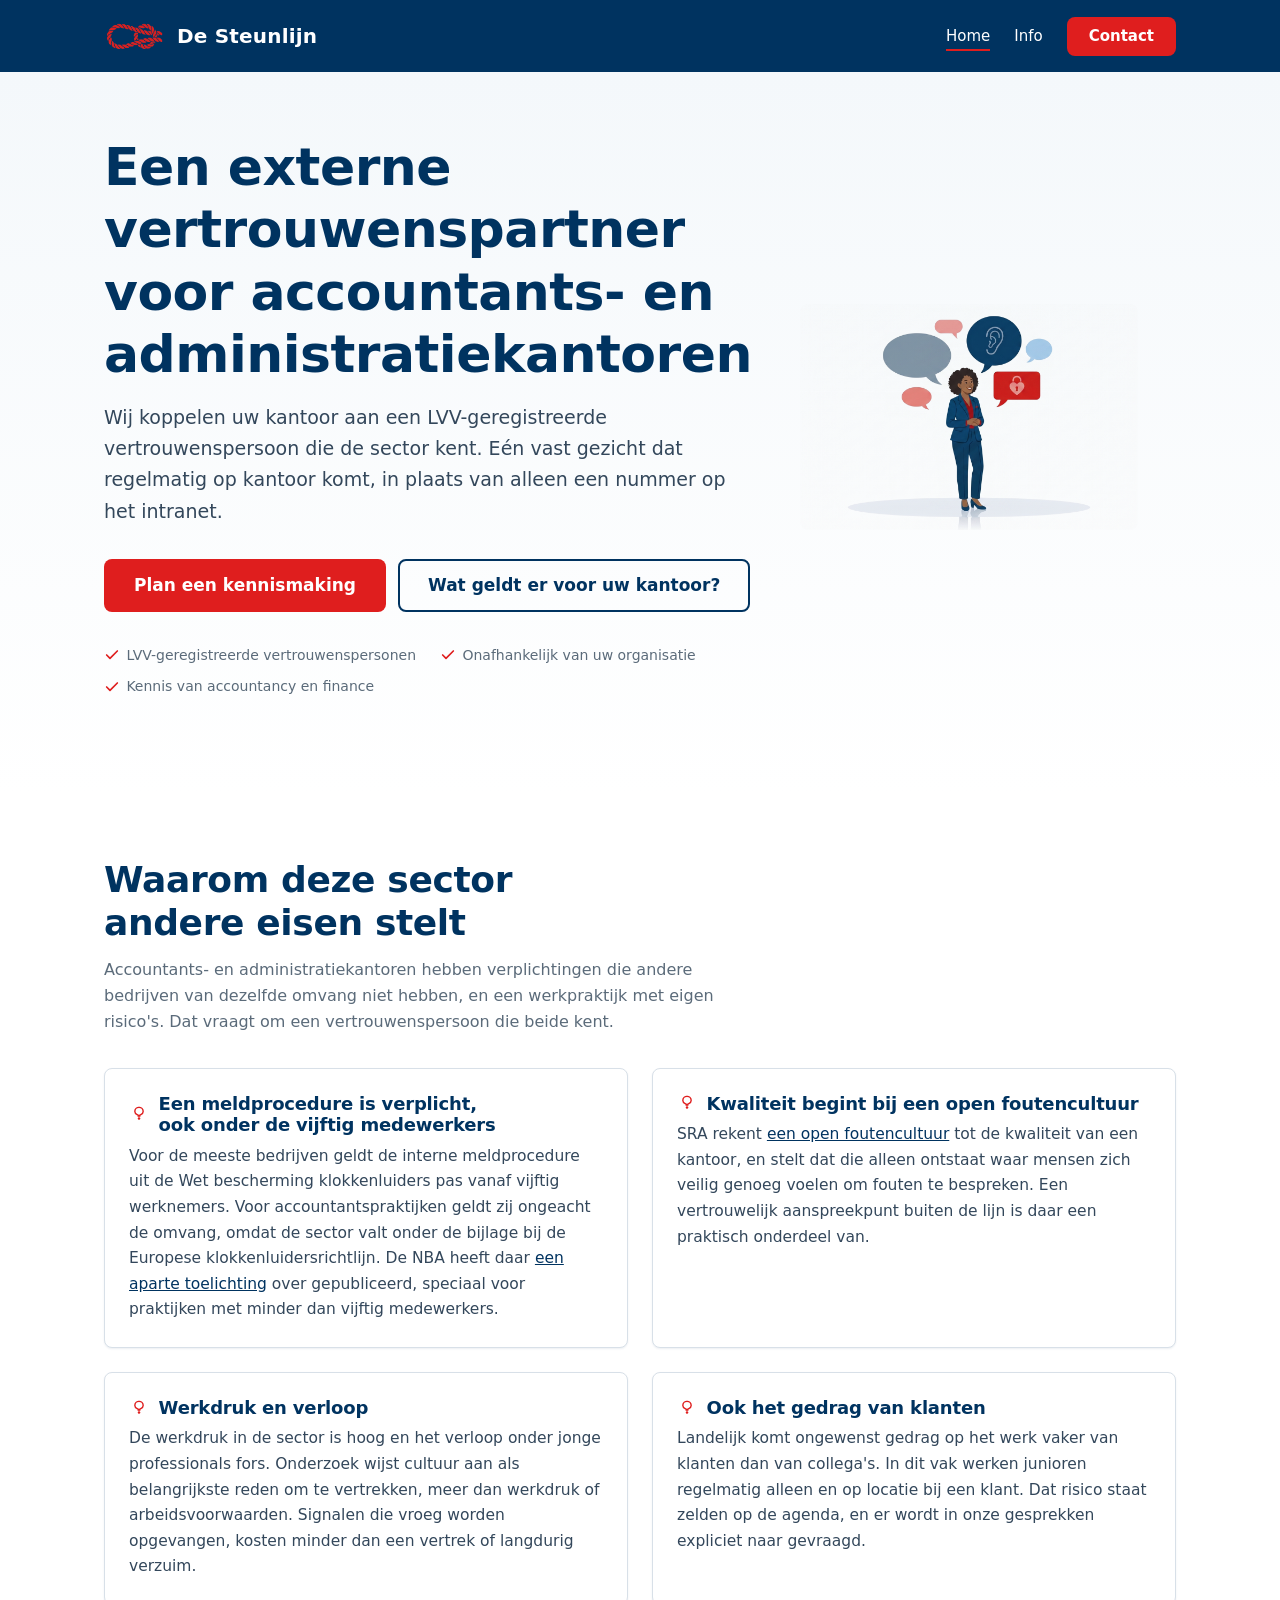
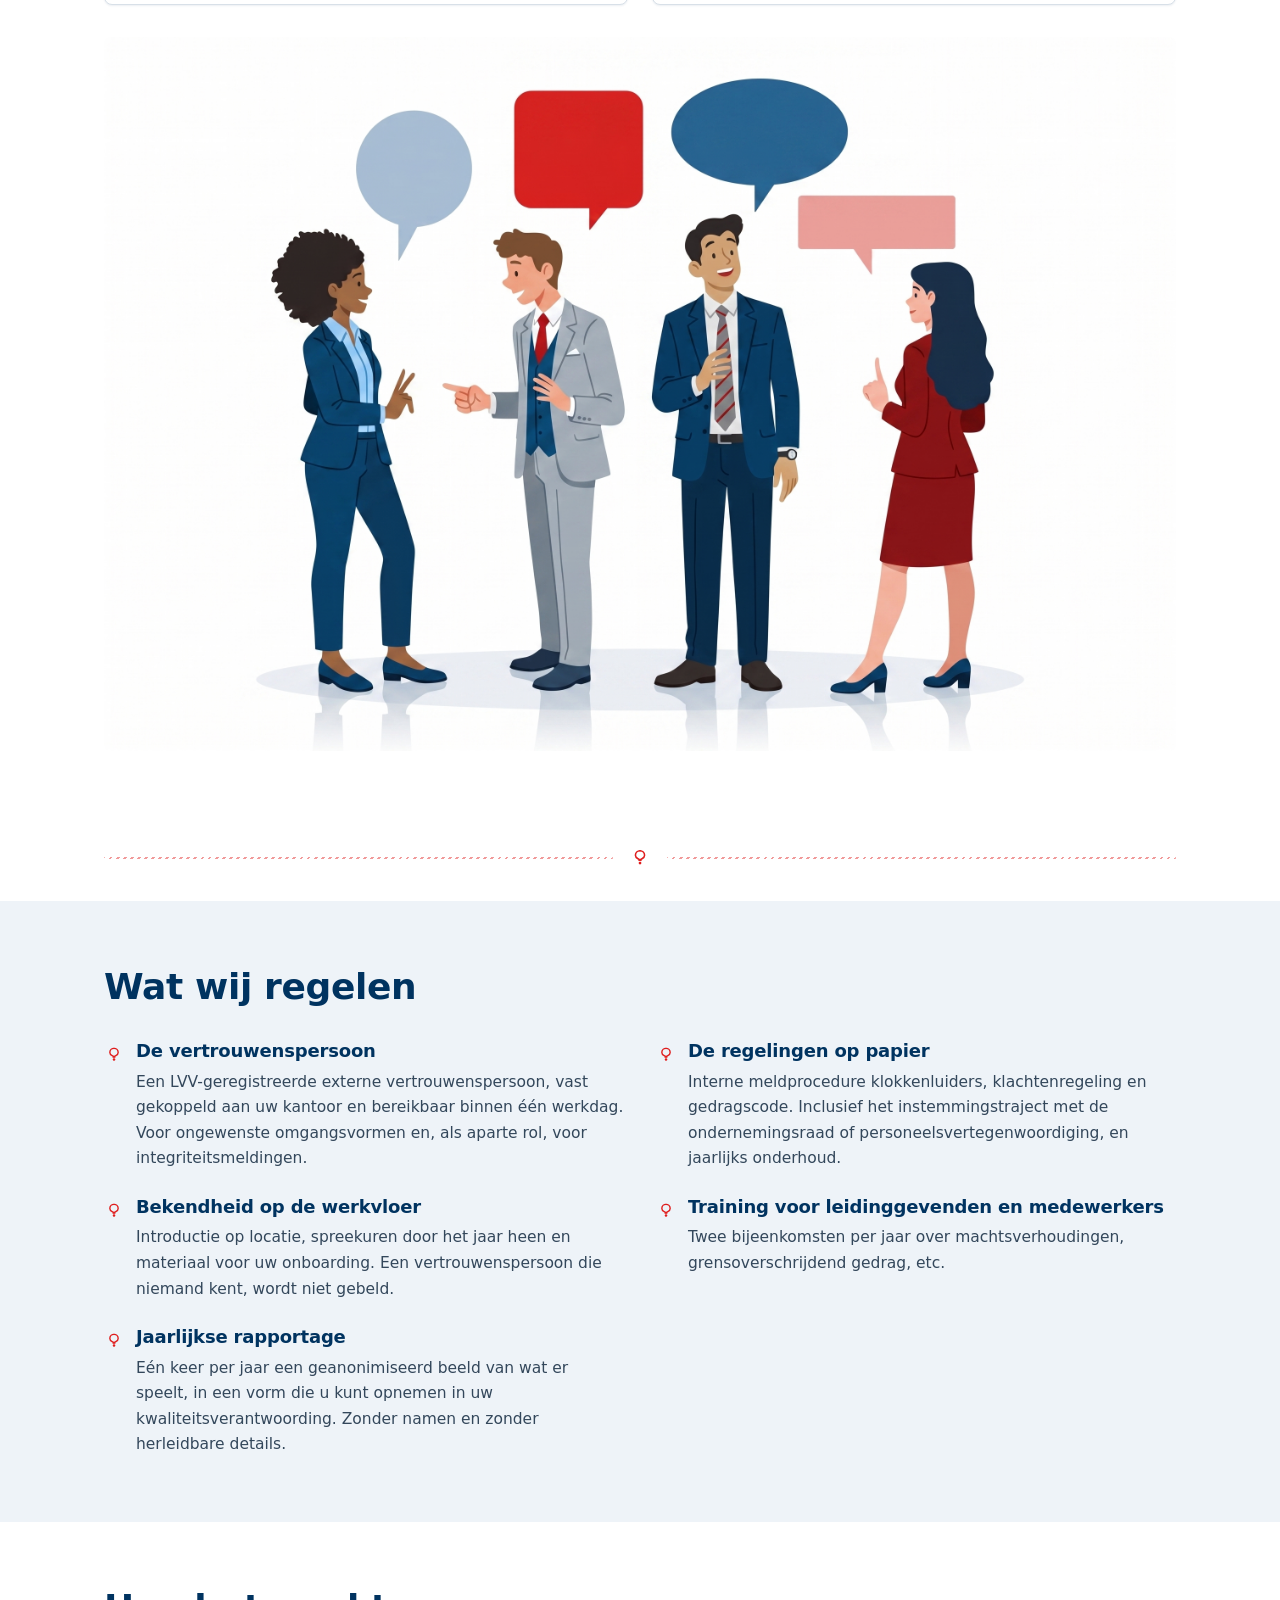
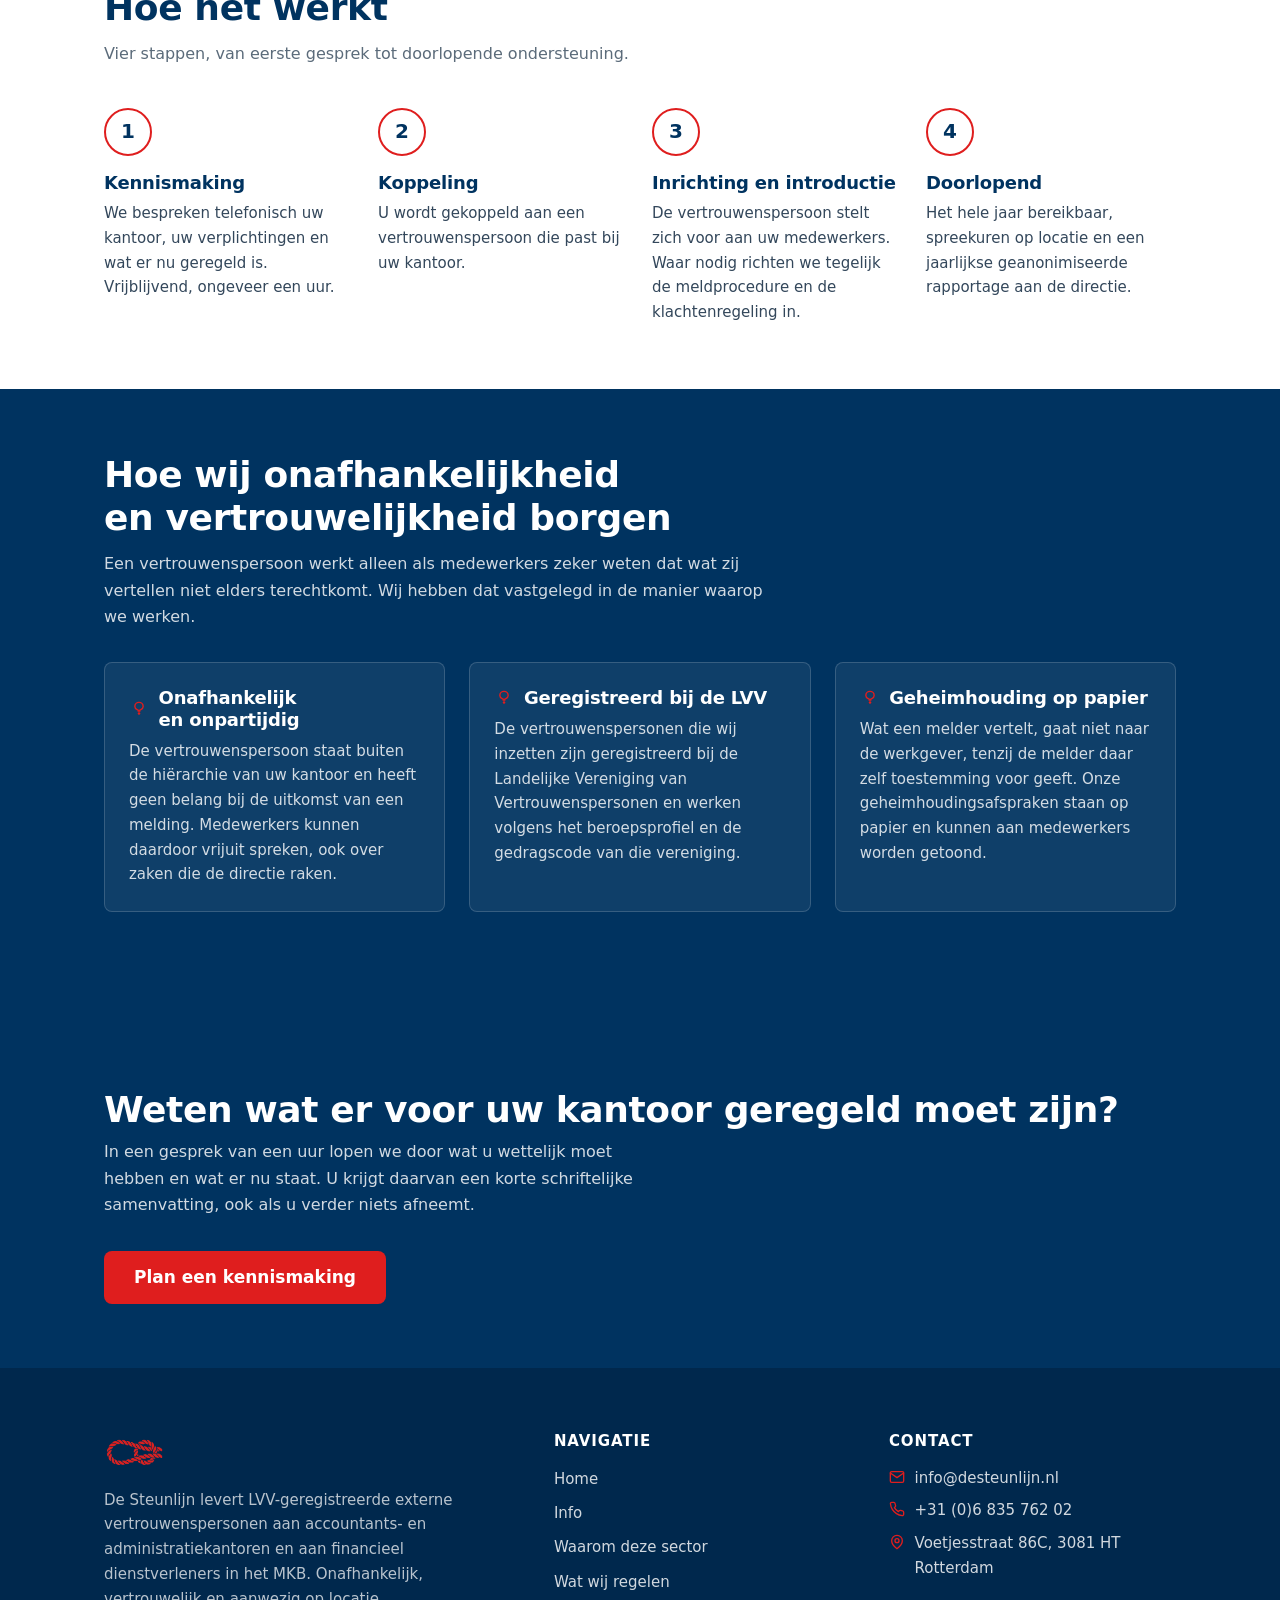
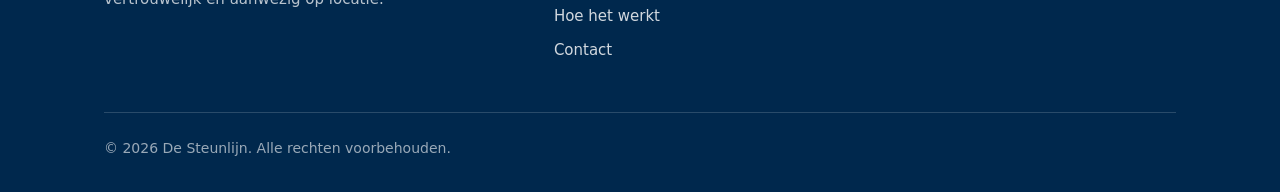
<file: index.html>
<!DOCTYPE html>
<html lang="nl">
<head>
  <meta charset="UTF-8">
  <meta name="viewport" content="width=device-width, initial-scale=1.0">
  <title>Externe vertrouwenspartner voor accountantskantoren | De Steunlijn</title>
  <meta name="description" content="De Steunlijn levert LVV-geregistreerde externe vertrouwenspersonen aan accountants- en administratiekantoren en financieel dienstverleners in het MKB.">
  <meta name="robots" content="index, follow">
  <meta property="og:type" content="website">
  <meta property="og:site_name" content="De Steunlijn">
  <meta property="og:locale" content="nl_NL">
  <meta property="og:title" content="Externe vertrouwenspartner voor accountantskantoren | De Steunlijn">
  <meta property="og:description" content="Onafhankelijke, LVV-geregistreerde vertrouwenspersonen voor accountants- en administratiekantoren en de financiële dienstverlening in het MKB.">
  <!-- TODO: vervang de domeinnaam door de echte productie-URL -->
  <meta property="og:url" content="https://www.desteunlijn.nl/">
  <meta property="og:image" content="https://www.desteunlijn.nl/assets/logo.png">
  <link rel="icon" type="image/png" sizes="32x32" href="assets/favicon.png">
  <link rel="apple-touch-icon" href="assets/apple-touch-icon.png">
  <link rel="stylesheet" href="css/styles.css">
</head>
<body>
  <a class="skip-link" href="#main">Direct naar inhoud</a>

  <!-- ===================== Header / navigatie ===================== -->
  <header class="site-header" data-header>
    <div class="container site-header__inner">
      <a class="brand" href="index.html" aria-label="De Steunlijn — naar de homepage">
        <img class="brand__logo" src="assets/logo.png" alt="" width="1512" height="993">
        <span class="brand__name">De Steunlijn</span>
      </a>

      <button class="nav-toggle" type="button" data-nav-toggle aria-expanded="false" aria-controls="site-nav" aria-label="Menu openen">
        <svg class="nav-toggle__icon" viewBox="0 0 24 24" fill="none" stroke="currentColor" stroke-width="2" stroke-linecap="round" aria-hidden="true">
          <path d="M3 6h18M3 12h18M3 18h18"/>
        </svg>
      </button>

      <nav class="nav" id="site-nav" data-nav aria-label="Hoofdnavigatie">
        <ul class="nav__links">
          <li><a class="nav__link" href="index.html" aria-current="page">Home</a></li>
          <li><a class="nav__link" href="info.html">Info</a></li>
        </ul>
        <a class="btn btn--accent nav__cta" href="contact.html">Contact</a>
      </nav>
    </div>
  </header>

  <main id="main">

    <!-- ===================== Hero ===================== -->
    <section class="hero" aria-labelledby="hero-title">
      <div class="container hero__inner">
        <div class="hero__content">
          <h1 id="hero-title">Een externe vertrouwenspartner voor accountants- en administratiekantoren</h1>
          <p class="hero__sub">Wij koppelen uw kantoor aan een LVV-geregistreerde vertrouwenspersoon die de sector kent. Eén vast gezicht dat regelmatig op kantoor komt, in plaats van alleen een nummer op het intranet.</p>
          <div class="hero__actions">
            <a class="btn btn--accent btn--lg" href="contact.html">Plan een kennismaking</a>
            <a class="btn btn--ghost btn--lg" href="#waarom">Wat geldt er voor uw kantoor?</a>
          </div>
          <div class="hero__trust">
            <span>
              <svg viewBox="0 0 24 24" fill="none" stroke="currentColor" stroke-width="2.5" stroke-linecap="round" stroke-linejoin="round" aria-hidden="true"><path d="M20 6 9 17l-5-5"/></svg>
              LVV-geregistreerde vertrouwenspersonen
            </span>
            <span>
              <svg viewBox="0 0 24 24" fill="none" stroke="currentColor" stroke-width="2.5" stroke-linecap="round" stroke-linejoin="round" aria-hidden="true"><path d="M20 6 9 17l-5-5"/></svg>
              Onafhankelijk van uw organisatie
            </span>
            <span>
              <svg viewBox="0 0 24 24" fill="none" stroke="currentColor" stroke-width="2.5" stroke-linecap="round" stroke-linejoin="round" aria-hidden="true"><path d="M20 6 9 17l-5-5"/></svg>
              Kennis van accountancy en finance
            </span>
          </div>
        </div>

        <div class="hero__visual">
          <img class="hero__image" src="assets/hero.jpg" alt="Vertrouwenspersoon in gesprek met een medewerker" width="2528" height="1684">
        </div>
      </div>
    </section>

    <!-- ===================== Waarom ===================== -->
    <section class="section" id="waarom" aria-labelledby="waarom-title">
      <div class="container">
        <div class="section-head">
          <h2 id="waarom-title">Waarom deze sector andere eisen stelt</h2>
          <p>Accountants- en administratiekantoren hebben verplichtingen die andere bedrijven van dezelfde omvang niet hebben, en een werkpraktijk met eigen risico's. Dat vraagt om een vertrouwenspersoon die beide kent.</p>
        </div>

        <div class="why-grid">
          <article class="why-card">
            <h3>
              <svg viewBox="0 0 24 24" fill="none" stroke="currentColor" stroke-width="1.7" stroke-linecap="round" stroke-linejoin="round" aria-hidden="true"><path d="M12 4a5 5 0 0 1 5 5c0 2-1.3 3-2.8 3.8L11 14.6"/><path d="M12 4a5 5 0 0 0-5 5c0 2 1.3 3 2.8 3.8L13 14.6"/><circle cx="12" cy="17.5" r="1.5" fill="currentColor" stroke="none"/></svg>
              Een meldprocedure is verplicht, ook onder de vijftig medewerkers
            </h3>
            <p>Voor de meeste bedrijven geldt de interne meldprocedure uit de Wet bescherming klokkenluiders pas vanaf vijftig werknemers. Voor accountantspraktijken geldt zij ongeacht de omvang, omdat de sector valt onder de bijlage bij de Europese klokkenluidersrichtlijn. De NBA heeft daar <a href="https://www.nba.nl/tools-en-ondersteuning/faqs-en-helpdesk/faqs-klokkenluidersregeling-accountantspraktijken-met-minder-dan-50-medewerkers/" target="_blank" rel="noopener">een aparte toelichting</a> over gepubliceerd, speciaal voor praktijken met minder dan vijftig medewerkers.</p>
          </article>

          <article class="why-card">
            <h3>
              <svg viewBox="0 0 24 24" fill="none" stroke="currentColor" stroke-width="1.7" stroke-linecap="round" stroke-linejoin="round" aria-hidden="true"><path d="M12 4a5 5 0 0 1 5 5c0 2-1.3 3-2.8 3.8L11 14.6"/><path d="M12 4a5 5 0 0 0-5 5c0 2 1.3 3 2.8 3.8L13 14.6"/><circle cx="12" cy="17.5" r="1.5" fill="currentColor" stroke="none"/></svg>
              Kwaliteit begint bij een open foutencultuur
            </h3>
            <p>SRA rekent <a href="https://www.sra.nl/dossiers/kwaliteit/open-foutencultuur" target="_blank" rel="noopener">een open foutencultuur</a> tot de kwaliteit van een kantoor, en stelt dat die alleen ontstaat waar mensen zich veilig genoeg voelen om fouten te bespreken. Een vertrouwelijk aanspreekpunt buiten de lijn is daar een praktisch onderdeel van.</p>
          </article>

          <article class="why-card">
            <h3>
              <svg viewBox="0 0 24 24" fill="none" stroke="currentColor" stroke-width="1.7" stroke-linecap="round" stroke-linejoin="round" aria-hidden="true"><path d="M12 4a5 5 0 0 1 5 5c0 2-1.3 3-2.8 3.8L11 14.6"/><path d="M12 4a5 5 0 0 0-5 5c0 2 1.3 3 2.8 3.8L13 14.6"/><circle cx="12" cy="17.5" r="1.5" fill="currentColor" stroke="none"/></svg>
              Werkdruk en verloop
            </h3>
            <p>De werkdruk in de sector is hoog en het verloop onder jonge professionals fors. Onderzoek wijst cultuur aan als belangrijkste reden om te vertrekken, meer dan werkdruk of arbeidsvoorwaarden. Signalen die vroeg worden opgevangen, kosten minder dan een vertrek of langdurig verzuim.</p>
          </article>

          <article class="why-card">
            <h3>
              <svg viewBox="0 0 24 24" fill="none" stroke="currentColor" stroke-width="1.7" stroke-linecap="round" stroke-linejoin="round" aria-hidden="true"><path d="M12 4a5 5 0 0 1 5 5c0 2-1.3 3-2.8 3.8L11 14.6"/><path d="M12 4a5 5 0 0 0-5 5c0 2 1.3 3 2.8 3.8L13 14.6"/><circle cx="12" cy="17.5" r="1.5" fill="currentColor" stroke="none"/></svg>
              Ook het gedrag van klanten
            </h3>
            <p>Landelijk komt ongewenst gedrag op het werk vaker van klanten dan van collega's. In dit vak werken junioren regelmatig alleen en op locatie bij een klant. Dat risico staat zelden op de agenda, en er wordt in onze gesprekken expliciet naar gevraagd.</p>
          </article>
        </div>

        <img class="section-image" src="assets/collegas.jpg" alt="Gezellige collega's op kantoor" width="2528" height="1684">
      </div>
    </section>

    <div class="container" aria-hidden="true">
      <div class="rope-divider">
        <svg class="rope-divider__knot" viewBox="0 0 24 24" fill="none" stroke="currentColor" stroke-width="1.7" stroke-linecap="round" stroke-linejoin="round"><path d="M12 4a5 5 0 0 1 5 5c0 2-1.3 3-2.8 3.8L11 14.6"/><path d="M12 4a5 5 0 0 0-5 5c0 2 1.3 3 2.8 3.8L13 14.6"/><circle cx="12" cy="17.5" r="1.5" fill="currentColor" stroke="none"/></svg>
      </div>
    </div>

    <!-- ===================== Aanbod ===================== -->
    <section class="section section--tint" id="aanbod" aria-labelledby="aanbod-title">
      <div class="container">
        <div class="section-head">
          <h2 id="aanbod-title">Wat wij regelen</h2>
        </div>

        <ul class="knot-list offer-list">
          <li>
            <h3>De vertrouwenspersoon</h3>
            <p>Een LVV-geregistreerde externe vertrouwenspersoon, vast gekoppeld aan uw kantoor en bereikbaar binnen één werkdag. Voor ongewenste omgangsvormen en, als aparte rol, voor integriteitsmeldingen.</p>
          </li>
          <li>
            <h3>De regelingen op papier</h3>
            <p>Interne meldprocedure klokkenluiders, klachtenregeling en gedragscode. Inclusief het instemmingstraject met de ondernemingsraad of personeelsvertegenwoordiging, en jaarlijks onderhoud.</p>
          </li>
          <li>
            <h3>Bekendheid op de werkvloer</h3>
            <p>Introductie op locatie, spreekuren door het jaar heen en materiaal voor uw onboarding. Een vertrouwenspersoon die niemand kent, wordt niet gebeld.</p>
          </li>
          <li>
            <h3>Training voor leidinggevenden en medewerkers</h3>
            <p>Twee bijeenkomsten per jaar over machtsverhoudingen, grensoverschrijdend gedrag, etc.</p>
          </li>
          <li>
            <h3>Jaarlijkse rapportage</h3>
            <p>Eén keer per jaar een geanonimiseerd beeld van wat er speelt, in een vorm die u kunt opnemen in uw kwaliteitsverantwoording. Zonder namen en zonder herleidbare details.</p>
          </li>
        </ul>
      </div>
    </section>

    <!-- ===================== Hoe het werkt ===================== -->
    <section class="section" id="hoe-het-werkt" aria-labelledby="hoe-title">
      <div class="container">
        <div class="section-head">
          <h2 id="hoe-title">Hoe het werkt</h2>
          <p>Vier stappen, van eerste gesprek tot doorlopende ondersteuning.</p>
        </div>

        <ol class="steps">
          <li class="step">
            <div class="step__number" aria-hidden="true">1</div>
            <h3>Kennismaking</h3>
            <p>We bespreken telefonisch uw kantoor, uw verplichtingen en wat er nu geregeld is. Vrijblijvend, ongeveer een uur.</p>
          </li>
          <li class="step">
            <div class="step__number" aria-hidden="true">2</div>
            <h3>Koppeling</h3>
            <p>U wordt gekoppeld aan een vertrouwenspersoon die past bij uw kantoor.</p>
          </li>
          <li class="step">
            <div class="step__number" aria-hidden="true">3</div>
            <h3>Inrichting en introductie</h3>
            <p>De vertrouwenspersoon stelt zich voor aan uw medewerkers. Waar nodig richten we tegelijk de meldprocedure en de klachtenregeling in.</p>
          </li>
          <li class="step">
            <div class="step__number" aria-hidden="true">4</div>
            <h3>Doorlopend</h3>
            <p>Het hele jaar bereikbaar, spreekuren op locatie en een jaarlijkse geanonimiseerde rapportage aan de directie.</p>
          </li>
        </ol>
      </div>
    </section>

    <!-- ===================== Vertrouwen / autoriteit ===================== -->
    <section class="section section--blue" id="vertrouwen" aria-labelledby="vertrouwen-title">
      <div class="container">
        <div class="section-head">
          <h2 id="vertrouwen-title">Hoe wij onafhankelijkheid en vertrouwelijkheid borgen</h2>
          <p>Een vertrouwenspersoon werkt alleen als medewerkers zeker weten dat wat zij vertellen niet elders terechtkomt. Wij hebben dat vastgelegd in de manier waarop we werken.</p>
        </div>

        <div class="trust-grid">
          <div class="trust-item">
            <h3>
              <svg viewBox="0 0 24 24" fill="none" stroke="currentColor" stroke-width="1.7" stroke-linecap="round" stroke-linejoin="round" aria-hidden="true"><path d="M12 4a5 5 0 0 1 5 5c0 2-1.3 3-2.8 3.8L11 14.6"/><path d="M12 4a5 5 0 0 0-5 5c0 2 1.3 3 2.8 3.8L13 14.6"/><circle cx="12" cy="17.5" r="1.5" fill="currentColor" stroke="none"/></svg>
              Onafhankelijk en onpartijdig
            </h3>
            <p>De vertrouwenspersoon staat buiten de hiërarchie van uw kantoor en heeft geen belang bij de uitkomst van een melding. Medewerkers kunnen daardoor vrijuit spreken, ook over zaken die de directie raken.</p>
          </div>
          <div class="trust-item">
            <h3>
              <svg viewBox="0 0 24 24" fill="none" stroke="currentColor" stroke-width="1.7" stroke-linecap="round" stroke-linejoin="round" aria-hidden="true"><path d="M12 4a5 5 0 0 1 5 5c0 2-1.3 3-2.8 3.8L11 14.6"/><path d="M12 4a5 5 0 0 0-5 5c0 2 1.3 3 2.8 3.8L13 14.6"/><circle cx="12" cy="17.5" r="1.5" fill="currentColor" stroke="none"/></svg>
              Geregistreerd bij de LVV
            </h3>
            <p>De vertrouwenspersonen die wij inzetten zijn geregistreerd bij de Landelijke Vereniging van Vertrouwenspersonen en werken volgens het beroepsprofiel en de gedragscode van die vereniging.</p>
          </div>
          <div class="trust-item">
            <h3>
              <svg viewBox="0 0 24 24" fill="none" stroke="currentColor" stroke-width="1.7" stroke-linecap="round" stroke-linejoin="round" aria-hidden="true"><path d="M12 4a5 5 0 0 1 5 5c0 2-1.3 3-2.8 3.8L11 14.6"/><path d="M12 4a5 5 0 0 0-5 5c0 2 1.3 3 2.8 3.8L13 14.6"/><circle cx="12" cy="17.5" r="1.5" fill="currentColor" stroke="none"/></svg>
              Geheimhouding op papier
            </h3>
            <p>Wat een melder vertelt, gaat niet naar de werkgever, tenzij de melder daar zelf toestemming voor geeft. Onze geheimhoudingsafspraken staan op papier en kunnen aan medewerkers worden getoond.</p>
          </div>
        </div>
      </div>
    </section>

    <!-- ===================== CTA-banner ===================== -->
    <section class="cta-banner" aria-labelledby="cta-title">
      <div class="container cta-banner__inner">
        <div>
          <h2 id="cta-title">Weten wat er voor uw kantoor geregeld moet zijn?</h2>
          <p>In een gesprek van een uur lopen we door wat u wettelijk moet hebben en wat er nu staat. U krijgt daarvan een korte schriftelijke samenvatting, ook als u verder niets afneemt.</p>
        </div>
        <a class="btn btn--accent btn--lg" href="contact.html">Plan een kennismaking</a>
      </div>
    </section>

  </main>

  <!-- ===================== Footer ===================== -->
  <footer class="site-footer">
    <div class="container">
      <div class="site-footer__grid">
        <div class="site-footer__brand">
          <a class="brand" href="index.html" aria-label="De Steunlijn — naar de homepage">
            <img class="brand__logo" src="assets/logo.png" alt="Logo De Steunlijn" width="1512" height="993">
          </a>
          <p>De Steunlijn levert LVV-geregistreerde externe vertrouwenspersonen aan accountants- en administratiekantoren en aan financieel dienstverleners in het MKB. Onafhankelijk, vertrouwelijk en aanwezig op locatie.</p>
        </div>

        <nav aria-label="Footer navigatie">
          <h2>Navigatie</h2>
          <ul class="site-footer__list">
            <li><a href="index.html">Home</a></li>
            <li><a href="info.html">Info</a></li>
            <li><a href="#waarom">Waarom deze sector</a></li>
            <li><a href="#aanbod">Wat wij regelen</a></li>
            <li><a href="#hoe-het-werkt">Hoe het werkt</a></li>
            <li><a href="contact.html">Contact</a></li>
          </ul>
        </nav>

        <div>
          <h2>Contact</h2>
          <ul class="site-footer__contact">
            <li>
              <svg viewBox="0 0 24 24" fill="none" stroke="currentColor" stroke-width="2" stroke-linecap="round" stroke-linejoin="round" aria-hidden="true"><path d="M4 4h16c1.1 0 2 .9 2 2v12c0 1.1-.9 2-2 2H4c-1.1 0-2-.9-2-2V6c0-1.1.9-2 2-2z"/><path d="m22 6-10 7L2 6"/></svg>
              <span>info@desteunlijn.nl</span>
            </li>
            <li>
              <svg viewBox="0 0 24 24" fill="none" stroke="currentColor" stroke-width="2" stroke-linecap="round" stroke-linejoin="round" aria-hidden="true"><path d="M22 16.92v3a2 2 0 0 1-2.18 2 19.79 19.79 0 0 1-8.63-3.07 19.5 19.5 0 0 1-6-6 19.79 19.79 0 0 1-3.07-8.67A2 2 0 0 1 4.11 2h3a2 2 0 0 1 2 1.72c.127.96.361 1.903.7 2.81a2 2 0 0 1-.45 2.11L8.09 9.91a16 16 0 0 0 6 6l1.27-1.27a2 2 0 0 1 2.11-.45c.907.339 1.85.573 2.81.7A2 2 0 0 1 22 16.92z"/></svg>
              <span>+31 (0)6 835 762 02</span>
            </li>
            <li>
              <svg viewBox="0 0 24 24" fill="none" stroke="currentColor" stroke-width="2" stroke-linecap="round" stroke-linejoin="round" aria-hidden="true"><path d="M20 10c0 6-8 12-8 12s-8-6-8-12a8 8 0 0 1 16 0z"/><circle cx="12" cy="10" r="3"/></svg>
              <span>Voetjesstraat 86C, 3081 HT Rotterdam</span>
            </li>
          </ul>
        </div>
      </div>

      <div class="site-footer__bottom">
        <p>© <span data-year>2026</span> De Steunlijn. Alle rechten voorbehouden.</p>
      </div>
    </div>
  </footer>

  <script src="js/main.js"></script>
</body>
</html>
</file>
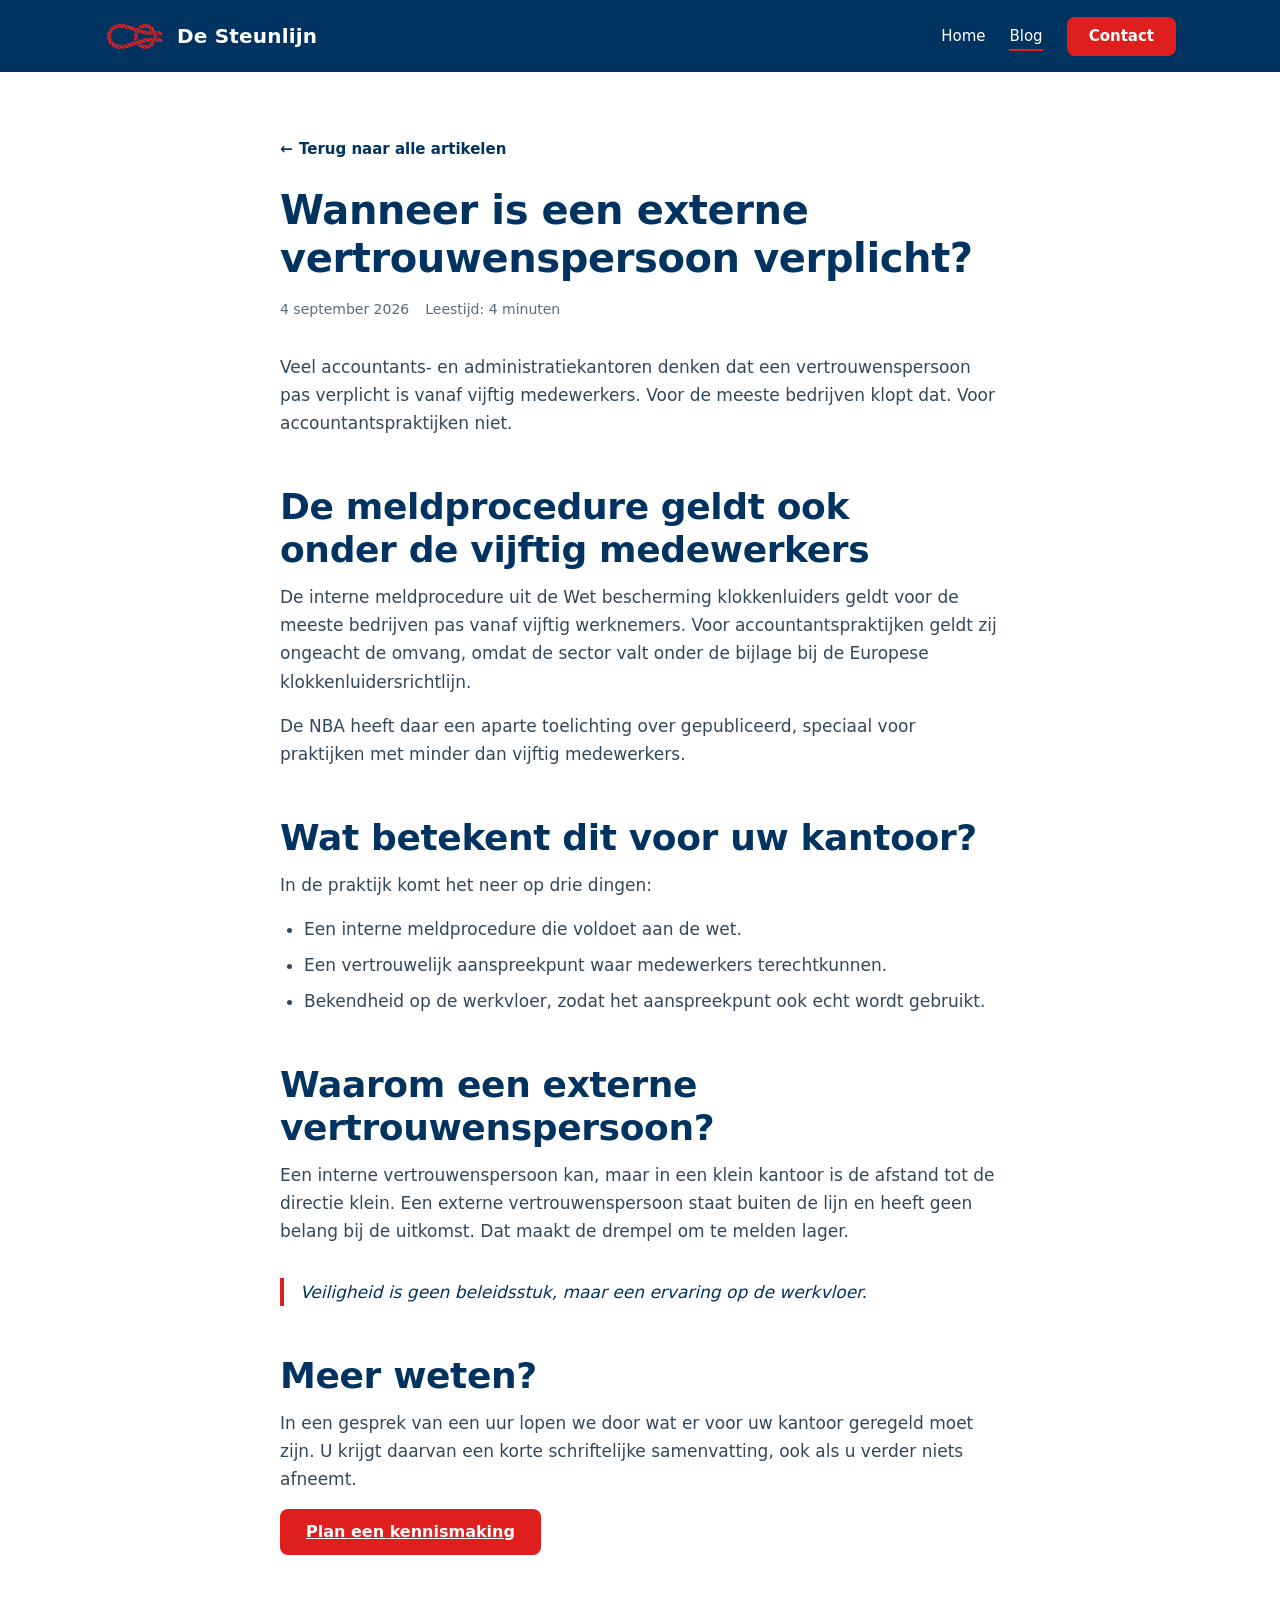
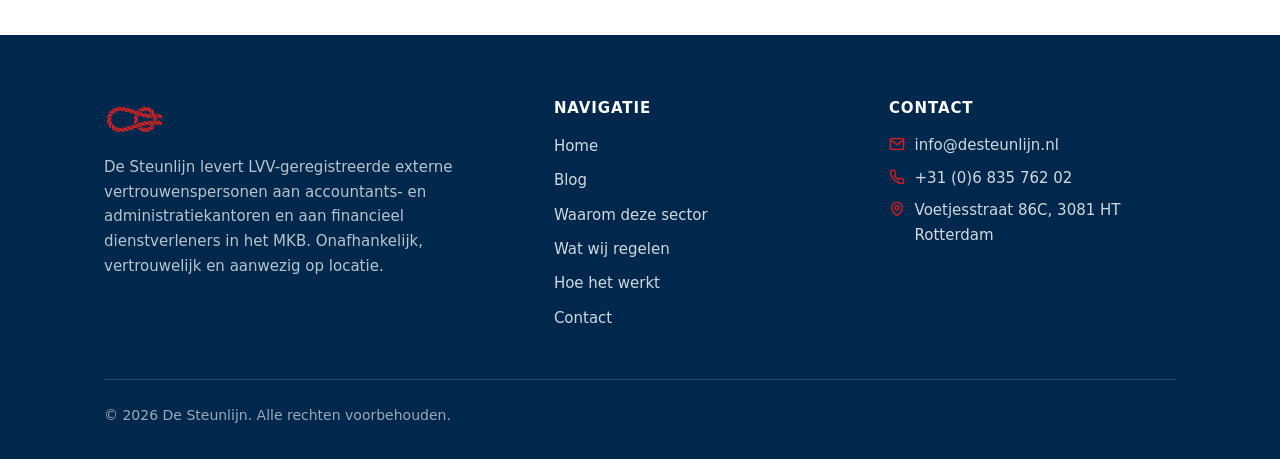
<file: blog-template.html>
<!DOCTYPE html>
<!--
  ============================================================
  BLOG-TEMPLATE — kopieer dit bestand voor elk nieuw artikel.
  ------------------------------------------------------------
  1. Kopieer dit bestand naar een nieuwe naam, bijv.:
     blog/<titel>.html
  2. Vervang alles gemarkeerd met "VERVANG".
  3. Voeg het artikel toe aan blog.html (een kaart in .blog-grid).
  ============================================================
-->
<html lang="nl">
<head>
  <meta charset="UTF-8">
  <meta name="viewport" content="width=device-width, initial-scale=1.0">
  <!-- VERVANG: titel van het artikel -->
  <title>Wanneer is een externe vertrouwenspersoon verplicht? | De Steunlijn</title>
  <!-- VERVANG: korte samenvatting voor zoekmachines -->
  <meta name="description" content="Voor accountantspraktijken geldt de interne meldprocedure uit de Wet bescherming klokkenluiders ongeacht de omvang. Wat betekent dat voor uw kantoor?">
  <meta name="robots" content="index, follow">
  <meta property="og:type" content="article">
  <meta property="og:site_name" content="De Steunlijn">
  <meta property="og:locale" content="nl_NL">
  <!-- VERVANG: titel van het artikel -->
  <meta property="og:title" content="Wanneer is een externe vertrouwenspersoon verplicht? | De Steunlijn">
  <!-- VERVANG: korte samenvatting -->
  <meta property="og:description" content="Voor accountantspraktijken geldt de interne meldprocedure uit de Wet bescherming klokkenluiders ongeacht de omvang.">
  <!-- TODO: vervang de domeinnaam door de echte productie-URL -->
  <meta property="og:url" content="https://www.desteunlijn.nl/blog-template.html">
  <meta property="og:image" content="https://www.desteunlijn.nl/assets/logo.png">
  <link rel="icon" type="image/png" sizes="32x32" href="assets/favicon.png">
  <link rel="apple-touch-icon" href="assets/apple-touch-icon.png">
  <link rel="stylesheet" href="css/styles.css">
</head>
<body>
  <a class="skip-link" href="#main">Direct naar inhoud</a>

  <!-- ===================== Header / navigatie ===================== -->
  <header class="site-header" data-header>
    <div class="container site-header__inner">
      <a class="brand" href="index.html" aria-label="De Steunlijn — naar de homepage">
        <img class="brand__logo" src="assets/logo.png" alt="" width="1512" height="993">
        <span class="brand__name">De Steunlijn</span>
      </a>

      <button class="nav-toggle" type="button" data-nav-toggle aria-expanded="false" aria-controls="site-nav" aria-label="Menu openen">
        <svg class="nav-toggle__icon" viewBox="0 0 24 24" fill="none" stroke="currentColor" stroke-width="2" stroke-linecap="round" aria-hidden="true">
          <path d="M3 6h18M3 12h18M3 18h18"/>
        </svg>
      </button>

      <nav class="nav" id="site-nav" data-nav aria-label="Hoofdnavigatie">
        <ul class="nav__links">
          <li><a class="nav__link" href="index.html">Home</a></li>
          <li><a class="nav__link" href="blog.html" aria-current="page">Blog</a></li>
        </ul>
        <a class="btn btn--accent nav__cta" href="contact.html">Contact</a>
      </nav>
    </div>
  </header>

  <main id="main">

    <!-- ===================== Blogartikel ===================== -->
    <section class="section" aria-labelledby="post-title">
      <div class="container">
        <article class="blog-post">
          <a class="blog-post__back" href="blog.html"><span aria-hidden="true">←</span> Terug naar alle artikelen</a>

          <!-- VERVANG: titel van het artikel -->
          <h1 id="post-title">Wanneer is een externe vertrouwenspersoon verplicht?</h1>

          <div class="blog-post__meta">
            <!-- VERVANG: publicatiedatum -->
            <time datetime="2026-09-04">4 september 2026</time>
            <!-- VERVANG: leestijd (optioneel) -->
            <span>Leestijd: 4 minuten</span>
          </div>

          <!-- VERVANG: artikeltekst hieronder -->
          <div class="blog-post__body">
            <p>Veel accountants- en administratiekantoren denken dat een vertrouwenspersoon pas verplicht is vanaf vijftig medewerkers. Voor de meeste bedrijven klopt dat. Voor accountantspraktijken niet.</p>

            <h2>De meldprocedure geldt ook onder de vijftig medewerkers</h2>
            <p>De interne meldprocedure uit de Wet bescherming klokkenluiders geldt voor de meeste bedrijven pas vanaf vijftig werknemers. Voor accountantspraktijken geldt zij ongeacht de omvang, omdat de sector valt onder de bijlage bij de Europese klokkenluidersrichtlijn.</p>
            <p>De NBA heeft daar een aparte toelichting over gepubliceerd, speciaal voor praktijken met minder dan vijftig medewerkers.</p>

            <h2>Wat betekent dit voor uw kantoor?</h2>
            <p>In de praktijk komt het neer op drie dingen:</p>
            <ul>
              <li>Een interne meldprocedure die voldoet aan de wet.</li>
              <li>Een vertrouwelijk aanspreekpunt waar medewerkers terechtkunnen.</li>
              <li>Bekendheid op de werkvloer, zodat het aanspreekpunt ook echt wordt gebruikt.</li>
            </ul>

            <h2>Waarom een externe vertrouwenspersoon?</h2>
            <p>Een interne vertrouwenspersoon kan, maar in een klein kantoor is de afstand tot de directie klein. Een externe vertrouwenspersoon staat buiten de lijn en heeft geen belang bij de uitkomst. Dat maakt de drempel om te melden lager.</p>

            <blockquote>
              <p>Veiligheid is geen beleidsstuk, maar een ervaring op de werkvloer.</p>
            </blockquote>

            <h2>Meer weten?</h2>
            <p>In een gesprek van een uur lopen we door wat er voor uw kantoor geregeld moet zijn. U krijgt daarvan een korte schriftelijke samenvatting, ook als u verder niets afneemt.</p>
            <p><a class="btn btn--accent" href="contact.html">Plan een kennismaking</a></p>
          </div>
        </article>
      </div>
    </section>

  </main>

  <!-- ===================== Footer ===================== -->
  <footer class="site-footer">
    <div class="container">
      <div class="site-footer__grid">
        <div class="site-footer__brand">
          <a class="brand" href="index.html" aria-label="De Steunlijn — naar de homepage">
            <img class="brand__logo" src="assets/logo.png" alt="Logo De Steunlijn" width="1512" height="993">
          </a>
          <p>De Steunlijn levert LVV-geregistreerde externe vertrouwenspersonen aan accountants- en administratiekantoren en aan financieel dienstverleners in het MKB. Onafhankelijk, vertrouwelijk en aanwezig op locatie.</p>
        </div>

        <nav aria-label="Footer navigatie">
          <h2>Navigatie</h2>
          <ul class="site-footer__list">
            <li><a href="index.html">Home</a></li>
            <li><a href="blog.html">Blog</a></li>
            <li><a href="index.html#waarom">Waarom deze sector</a></li>
            <li><a href="index.html#aanbod">Wat wij regelen</a></li>
            <li><a href="index.html#hoe-het-werkt">Hoe het werkt</a></li>
            <li><a href="contact.html">Contact</a></li>
          </ul>
        </nav>

        <div>
          <h2>Contact</h2>
          <ul class="site-footer__contact">
            <li>
              <svg viewBox="0 0 24 24" fill="none" stroke="currentColor" stroke-width="2" stroke-linecap="round" stroke-linejoin="round" aria-hidden="true"><path d="M4 4h16c1.1 0 2 .9 2 2v12c0 1.1-.9 2-2 2H4c-1.1 0-2-.9-2-2V6c0-1.1.9-2 2-2z"/><path d="m22 6-10 7L2 6"/></svg>
              <span>info@desteunlijn.nl</span>
            </li>
            <li>
              <svg viewBox="0 0 24 24" fill="none" stroke="currentColor" stroke-width="2" stroke-linecap="round" stroke-linejoin="round" aria-hidden="true"><path d="M22 16.92v3a2 2 0 0 1-2.18 2 19.79 19.79 0 0 1-8.63-3.07 19.5 19.5 0 0 1-6-6 19.79 19.79 0 0 1-3.07-8.67A2 2 0 0 1 4.11 2h3a2 2 0 0 1 2 1.72c.127.96.361 1.903.7 2.81a2 2 0 0 1-.45 2.11L8.09 9.91a16 16 0 0 0 6 6l1.27-1.27a2 2 0 0 1 2.11-.45c.907.339 1.85.573 2.81.7A2 2 0 0 1 22 16.92z"/></svg>
              <span>+31 (0)6 835 762 02</span>
            </li>
            <li>
              <svg viewBox="0 0 24 24" fill="none" stroke="currentColor" stroke-width="2" stroke-linecap="round" stroke-linejoin="round" aria-hidden="true"><path d="M20 10c0 6-8 12-8 12s-8-6-8-12a8 8 0 0 1 16 0z"/><circle cx="12" cy="10" r="3"/></svg>
              <span>Voetjesstraat 86C, 3081 HT Rotterdam</span>
            </li>
          </ul>
        </div>
      </div>

      <div class="site-footer__bottom">
        <p>© <span data-year>2026</span> De Steunlijn. Alle rechten voorbehouden.</p>
      </div>
    </div>
  </footer>

  <script src="js/main.js"></script>
</body>
</html>
</file>
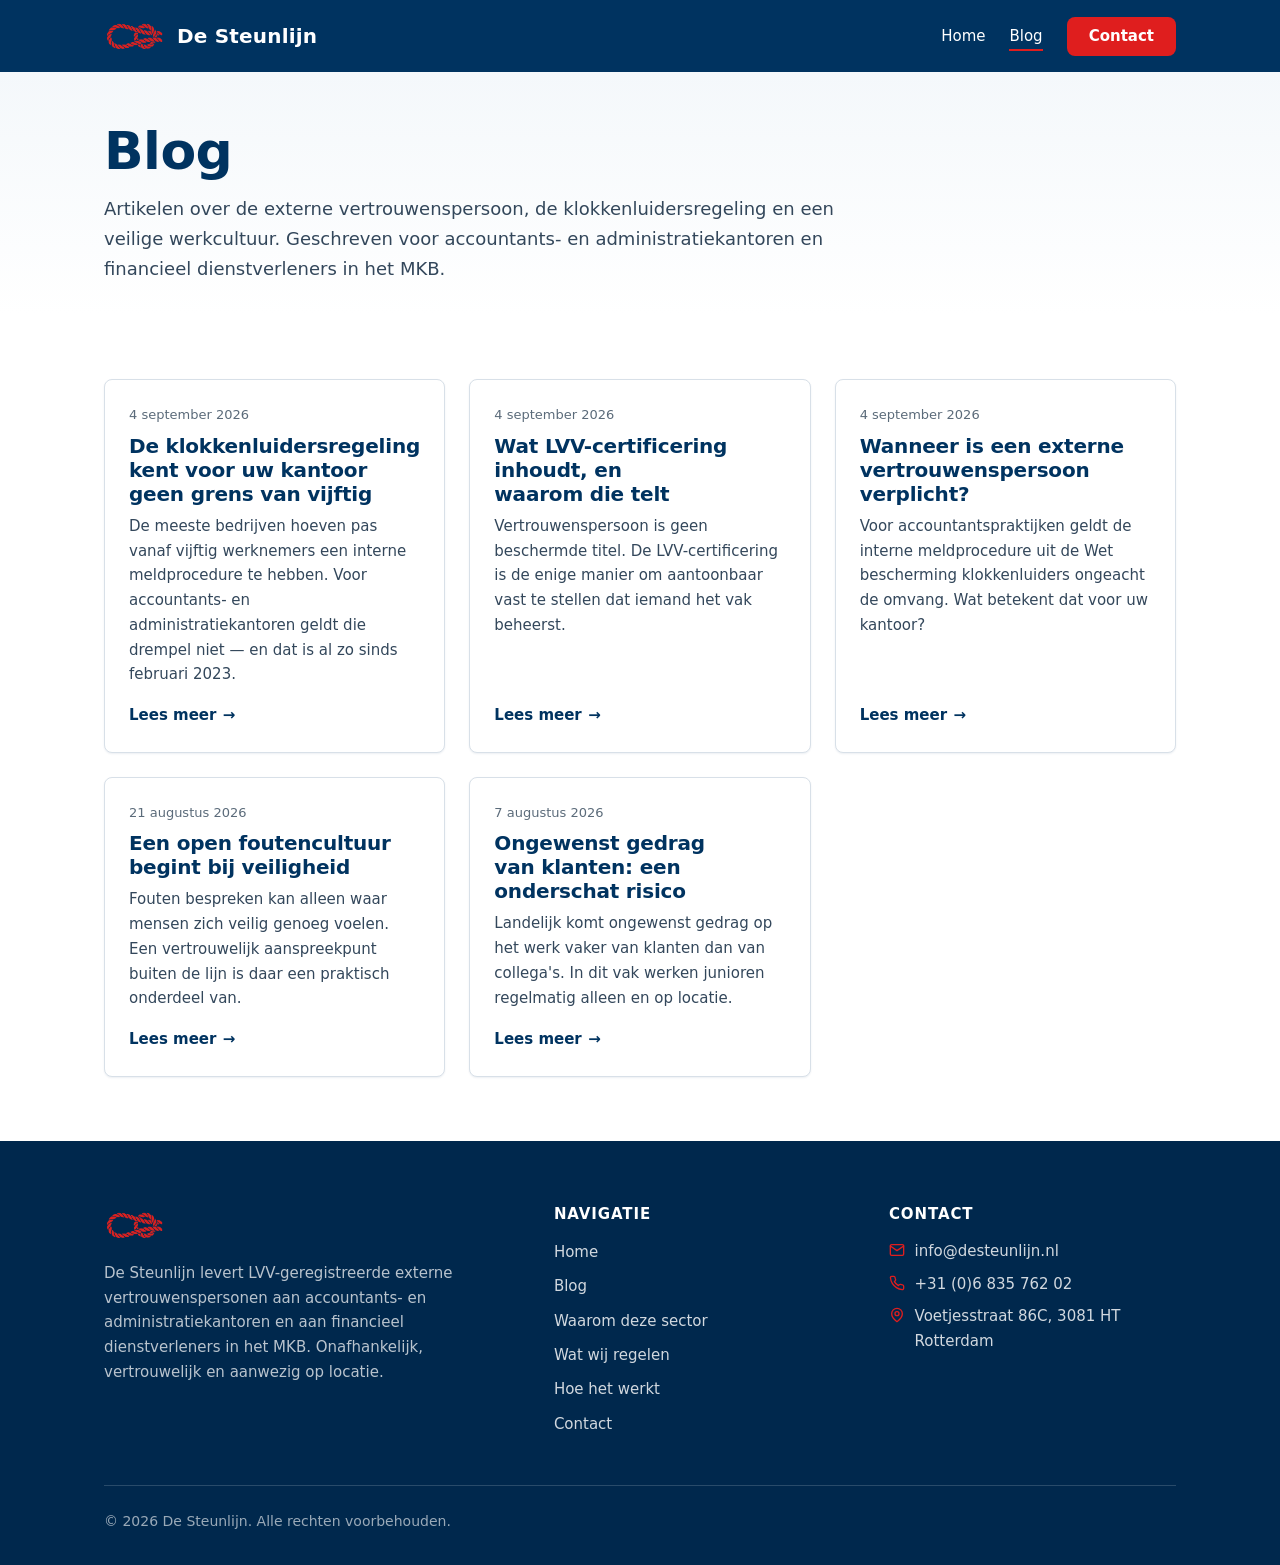
<file: blog.html>
<!DOCTYPE html>
<html lang="nl">
<head>
  <meta charset="UTF-8">
  <meta name="viewport" content="width=device-width, initial-scale=1.0">
  <title>Blog | De Steunlijn</title>
  <meta name="description" content="Artikelen over de externe vertrouwenspersoon, de klokkenluidersregeling en een veilige werkcultuur voor accountants- en administratiekantoren.">
  <meta name="robots" content="index, follow">
  <meta property="og:type" content="website">
  <meta property="og:site_name" content="De Steunlijn">
  <meta property="og:locale" content="nl_NL">
  <meta property="og:title" content="Blog | De Steunlijn">
  <meta property="og:description" content="Artikelen over de externe vertrouwenspersoon, de klokkenluidersregeling en een veilige werkcultuur voor accountants- en administratiekantoren.">
  <!-- TODO: vervang de domeinnaam door de echte productie-URL -->
  <meta property="og:url" content="https://www.desteunlijn.nl/blog.html">
  <meta property="og:image" content="https://www.desteunlijn.nl/assets/logo.png">
  <link rel="icon" type="image/png" sizes="32x32" href="assets/favicon.png">
  <link rel="apple-touch-icon" href="assets/apple-touch-icon.png">
  <link rel="stylesheet" href="css/styles.css">
</head>
<body>
  <a class="skip-link" href="#main">Direct naar inhoud</a>

  <!-- ===================== Header / navigatie ===================== -->
  <header class="site-header" data-header>
    <div class="container site-header__inner">
      <a class="brand" href="index.html" aria-label="De Steunlijn — naar de homepage">
        <img class="brand__logo" src="assets/logo.png" alt="" width="1512" height="993">
        <span class="brand__name">De Steunlijn</span>
      </a>

      <button class="nav-toggle" type="button" data-nav-toggle aria-expanded="false" aria-controls="site-nav" aria-label="Menu openen">
        <svg class="nav-toggle__icon" viewBox="0 0 24 24" fill="none" stroke="currentColor" stroke-width="2" stroke-linecap="round" aria-hidden="true">
          <path d="M3 6h18M3 12h18M3 18h18"/>
        </svg>
      </button>

      <nav class="nav" id="site-nav" data-nav aria-label="Hoofdnavigatie">
        <ul class="nav__links">
          <li><a class="nav__link" href="index.html">Home</a></li>
          <li><a class="nav__link" href="blog.html" aria-current="page">Blog</a></li>
        </ul>
        <a class="btn btn--accent nav__cta" href="contact.html">Contact</a>
      </nav>
    </div>
  </header>

  <main id="main">

    <!-- ===================== Blog intro ===================== -->
    <section class="blog-hero" aria-labelledby="blog-title">
      <div class="container">
        <h1 id="blog-title">Blog</h1>
        <p>Artikelen over de externe vertrouwenspersoon, de klokkenluidersregeling en een veilige werkcultuur. Geschreven voor accountants- en administratiekantoren en financieel dienstverleners in het MKB.</p>
      </div>
    </section>

    <!-- ===================== Blogoverzicht ===================== -->
    <section class="section" aria-label="Blogartikelen">
      <div class="container">
        <div class="blog-grid">
          <article class="blog-card">
            <time class="blog-card__date" datetime="2026-09-04">4 september 2026</time>
            <h2><a href="klokkenluidersregeling-accountantskantoren.html">De klokkenluidersregeling kent voor uw kantoor geen grens van vijftig</a></h2>
            <p>De meeste bedrijven hoeven pas vanaf vijftig werknemers een interne meldprocedure te hebben. Voor accountants- en administratiekantoren geldt die drempel niet — en dat is al zo sinds februari 2023.</p>
            <a class="blog-card__more" href="klokkenluidersregeling-accountantskantoren.html">Lees meer <span aria-hidden="true">→</span></a>
          </article>

          <article class="blog-card">
            <time class="blog-card__date" datetime="2026-09-04">4 september 2026</time>
            <h2><a href="lvv-certificering-vertrouwenspersoon.html">Wat LVV-certificering inhoudt, en waarom die telt</a></h2>
            <p>Vertrouwenspersoon is geen beschermde titel. De LVV-certificering is de enige manier om aantoonbaar vast te stellen dat iemand het vak beheerst.</p>
            <a class="blog-card__more" href="lvv-certificering-vertrouwenspersoon.html">Lees meer <span aria-hidden="true">→</span></a>
          </article>

          <article class="blog-card">
            <time class="blog-card__date" datetime="2026-09-04">4 september 2026</time>
            <h2><a href="blog-template.html">Wanneer is een externe vertrouwenspersoon verplicht?</a></h2>
            <p>Voor accountantspraktijken geldt de interne meldprocedure uit de Wet bescherming klokkenluiders ongeacht de omvang. Wat betekent dat voor uw kantoor?</p>
            <a class="blog-card__more" href="blog-template.html">Lees meer <span aria-hidden="true">→</span></a>
          </article>

          <article class="blog-card">
            <time class="blog-card__date" datetime="2026-08-21">21 augustus 2026</time>
            <h2><a href="blog-template.html">Een open foutencultuur begint bij veiligheid</a></h2>
            <p>Fouten bespreken kan alleen waar mensen zich veilig genoeg voelen. Een vertrouwelijk aanspreekpunt buiten de lijn is daar een praktisch onderdeel van.</p>
            <a class="blog-card__more" href="blog-template.html">Lees meer <span aria-hidden="true">→</span></a>
          </article>

          <article class="blog-card">
            <time class="blog-card__date" datetime="2026-08-07">7 augustus 2026</time>
            <h2><a href="blog-template.html">Ongewenst gedrag van klanten: een onderschat risico</a></h2>
            <p>Landelijk komt ongewenst gedrag op het werk vaker van klanten dan van collega's. In dit vak werken junioren regelmatig alleen en op locatie.</p>
            <a class="blog-card__more" href="blog-template.html">Lees meer <span aria-hidden="true">→</span></a>
          </article>
        </div>
      </div>
    </section>

  </main>

  <!-- ===================== Footer ===================== -->
  <footer class="site-footer">
    <div class="container">
      <div class="site-footer__grid">
        <div class="site-footer__brand">
          <a class="brand" href="index.html" aria-label="De Steunlijn — naar de homepage">
            <img class="brand__logo" src="assets/logo.png" alt="Logo De Steunlijn" width="1512" height="993">
          </a>
          <p>De Steunlijn levert LVV-geregistreerde externe vertrouwenspersonen aan accountants- en administratiekantoren en aan financieel dienstverleners in het MKB. Onafhankelijk, vertrouwelijk en aanwezig op locatie.</p>
        </div>

        <nav aria-label="Footer navigatie">
          <h2>Navigatie</h2>
          <ul class="site-footer__list">
            <li><a href="index.html">Home</a></li>
            <li><a href="blog.html">Blog</a></li>
            <li><a href="index.html#waarom">Waarom deze sector</a></li>
            <li><a href="index.html#aanbod">Wat wij regelen</a></li>
            <li><a href="index.html#hoe-het-werkt">Hoe het werkt</a></li>
            <li><a href="contact.html">Contact</a></li>
          </ul>
        </nav>

        <div>
          <h2>Contact</h2>
          <ul class="site-footer__contact">
            <li>
              <svg viewBox="0 0 24 24" fill="none" stroke="currentColor" stroke-width="2" stroke-linecap="round" stroke-linejoin="round" aria-hidden="true"><path d="M4 4h16c1.1 0 2 .9 2 2v12c0 1.1-.9 2-2 2H4c-1.1 0-2-.9-2-2V6c0-1.1.9-2 2-2z"/><path d="m22 6-10 7L2 6"/></svg>
              <span>info@desteunlijn.nl</span>
            </li>
            <li>
              <svg viewBox="0 0 24 24" fill="none" stroke="currentColor" stroke-width="2" stroke-linecap="round" stroke-linejoin="round" aria-hidden="true"><path d="M22 16.92v3a2 2 0 0 1-2.18 2 19.79 19.79 0 0 1-8.63-3.07 19.5 19.5 0 0 1-6-6 19.79 19.79 0 0 1-3.07-8.67A2 2 0 0 1 4.11 2h3a2 2 0 0 1 2 1.72c.127.96.361 1.903.7 2.81a2 2 0 0 1-.45 2.11L8.09 9.91a16 16 0 0 0 6 6l1.27-1.27a2 2 0 0 1 2.11-.45c.907.339 1.85.573 2.81.7A2 2 0 0 1 22 16.92z"/></svg>
              <span>+31 (0)6 835 762 02</span>
            </li>
            <li>
              <svg viewBox="0 0 24 24" fill="none" stroke="currentColor" stroke-width="2" stroke-linecap="round" stroke-linejoin="round" aria-hidden="true"><path d="M20 10c0 6-8 12-8 12s-8-6-8-12a8 8 0 0 1 16 0z"/><circle cx="12" cy="10" r="3"/></svg>
              <span>Voetjesstraat 86C, 3081 HT Rotterdam</span>
            </li>
          </ul>
        </div>
      </div>

      <div class="site-footer__bottom">
        <p>© <span data-year>2026</span> De Steunlijn. Alle rechten voorbehouden.</p>
      </div>
    </div>
  </footer>

  <script src="js/main.js"></script>
</body>
</html>
</file>
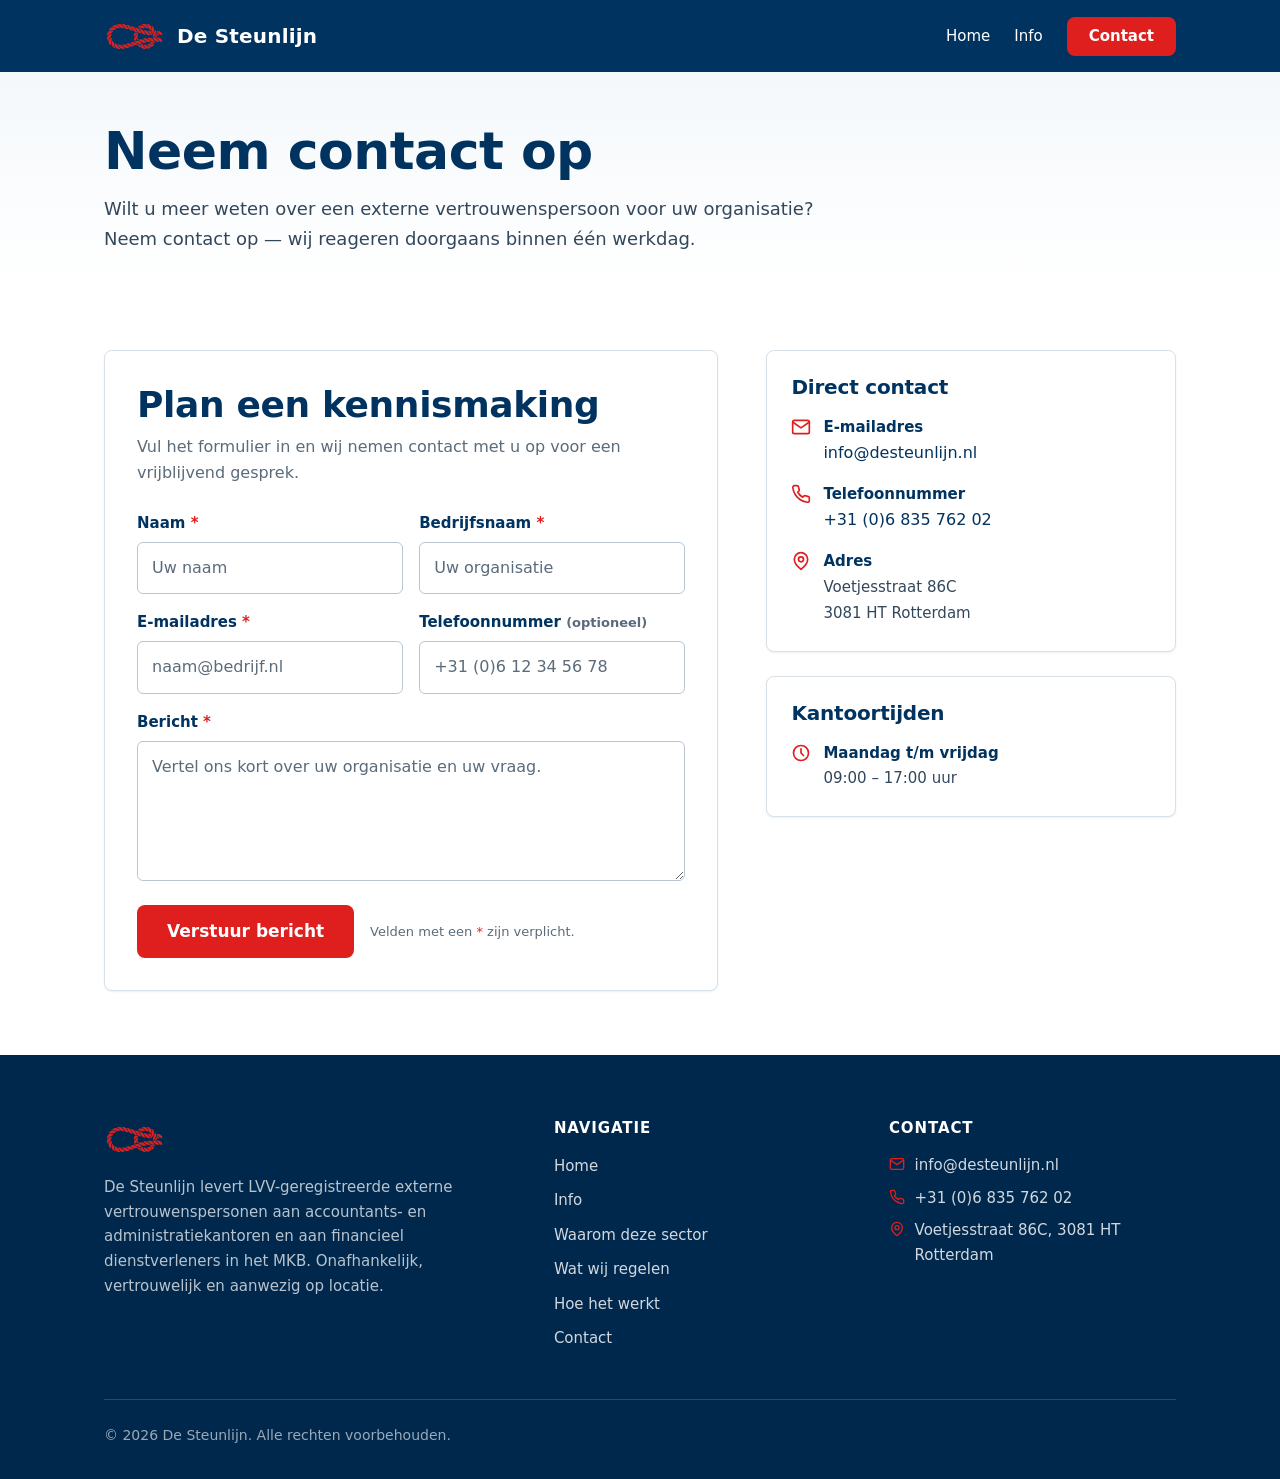
<file: contact.html>
<!DOCTYPE html>
<html lang="nl">
<head>
  <meta charset="UTF-8">
  <meta name="viewport" content="width=device-width, initial-scale=1.0">
  <title>Contact | De Steunlijn — externe vertrouwenspersoon financiële sector</title>
  <meta name="description" content="Neem contact op met De Steunlijn voor een externe vertrouwenspersoon in de financiële sector. Plan een vrijblijvende kennismaking.">
  <meta name="robots" content="index, follow">
  <meta property="og:type" content="website">
  <meta property="og:site_name" content="De Steunlijn">
  <meta property="og:locale" content="nl_NL">
  <meta property="og:title" content="Contact | De Steunlijn">
  <meta property="og:description" content="Plan een vrijblijvende kennismaking voor een externe vertrouwenspersoon in de financiële sector.">
  <!-- TODO: vervang de domeinnaam door de echte productie-URL -->
  <meta property="og:url" content="https://www.desteunlijn.nl/contact.html">
  <meta property="og:image" content="https://www.desteunlijn.nl/assets/logo.png">
  <link rel="icon" type="image/png" sizes="32x32" href="assets/favicon.png">
  <link rel="apple-touch-icon" href="assets/apple-touch-icon.png">
  <link rel="stylesheet" href="css/styles.css">
</head>
<body>
  <a class="skip-link" href="#main">Direct naar inhoud</a>

  <!-- ===================== Header / navigatie ===================== -->
  <header class="site-header" data-header>
    <div class="container site-header__inner">
      <a class="brand" href="index.html" aria-label="De Steunlijn — naar de homepage">
        <img class="brand__logo" src="assets/logo.png" alt="" width="1512" height="993">
        <span class="brand__name">De Steunlijn</span>
      </a>

      <button class="nav-toggle" type="button" data-nav-toggle aria-expanded="false" aria-controls="site-nav" aria-label="Menu openen">
        <svg class="nav-toggle__icon" viewBox="0 0 24 24" fill="none" stroke="currentColor" stroke-width="2" stroke-linecap="round" aria-hidden="true">
          <path d="M3 6h18M3 12h18M3 18h18"/>
        </svg>
      </button>

      <nav class="nav" id="site-nav" data-nav aria-label="Hoofdnavigatie">
        <ul class="nav__links">
          <li><a class="nav__link" href="index.html">Home</a></li>
          <li><a class="nav__link" href="info.html">Info</a></li>
        </ul>
        <a class="btn btn--accent nav__cta" href="contact.html">Contact</a>
      </nav>
    </div>
  </header>

  <main id="main">

    <!-- ===================== Contact intro ===================== -->
    <section class="contact-hero" aria-labelledby="contact-title">
      <div class="container">
        <h1 id="contact-title">Neem contact op</h1>
        <p>Wilt u meer weten over een externe vertrouwenspersoon voor uw organisatie? Neem contact op — wij reageren doorgaans binnen één werkdag.</p>
      </div>
    </section>

    <!-- ===================== Contactformulier + gegevens ===================== -->
    <section class="section" aria-label="Contactformulier en contactgegevens">
      <div class="container contact-layout">

        <div class="contact-form">
          <h2>Plan een kennismaking</h2>
          <p class="contact-form__intro">Vul het formulier in en wij nemen contact met u op voor een vrijblijvend gesprek.</p>

          <form data-contact-form action="https://api.web3forms.com/submit" method="POST" novalidate>
            <!-- TODO: vervang de access key door die van web3forms.com (info@desteunlijn.nl) -->
            <input type="hidden" name="access_key" value="ad72c5bd-93ff-4319-9fed-0668eba7534d">
            <input type="hidden" name="subject" value="Nieuw bericht via de website van De Steunlijn">
            <input type="hidden" name="from_name" value="De Steunlijn website">
            <input type="checkbox" name="botcheck" style="display: none;" tabindex="-1" autocomplete="off">
            <div class="form-grid">
              <div class="form-field">
                <label for="naam">Naam <span class="required" aria-hidden="true">*</span><span class="visually-hidden">(verplicht)</span></label>
                <input type="text" id="naam" name="naam" autocomplete="name" required placeholder="Uw naam">
              </div>

              <div class="form-field">
                <label for="bedrijf">Bedrijfsnaam <span class="required" aria-hidden="true">*</span><span class="visually-hidden">(verplicht)</span></label>
                <input type="text" id="bedrijf" name="bedrijf" autocomplete="organization" required placeholder="Uw organisatie">
              </div>

              <div class="form-field">
                <label for="email">E-mailadres <span class="required" aria-hidden="true">*</span><span class="visually-hidden">(verplicht)</span></label>
                <input type="email" id="email" name="email" autocomplete="email" required placeholder="naam@bedrijf.nl">
              </div>

              <div class="form-field">
                <label for="telefoon">Telefoonnummer <span class="form-hint">(optioneel)</span></label>
                <input type="tel" id="telefoon" name="telefoon" autocomplete="tel" placeholder="+31 (0)6 12 34 56 78">
              </div>

              <div class="form-field form-field--full">
                <label for="bericht">Bericht <span class="required" aria-hidden="true">*</span><span class="visually-hidden">(verplicht)</span></label>
                <textarea id="bericht" name="bericht" required placeholder="Vertel ons kort over uw organisatie en uw vraag."></textarea>
              </div>
            </div>

            <div class="form-actions">
              <button type="submit" class="btn btn--accent btn--lg">Verstuur bericht</button>
              <p class="form-note">Velden met een <span class="required" aria-hidden="true">*</span> zijn verplicht.</p>
            </div>

            <div class="form-success" data-form-success role="status" aria-live="polite" tabindex="-1" hidden>
              <h3>Bedankt voor uw bericht</h3>
              <p>Uw bericht is ontvangen. Wij nemen zo spoedig mogelijk contact met u op — doorgaans binnen één werkdag.</p>
            </div>

            <div class="form-error" data-form-error role="alert" tabindex="-1" hidden>
              <h3>Er is iets misgegaan</h3>
              <p>Uw bericht kon niet worden verstuurd. Probeer het opnieuw, of mail ons direct op <a href="mailto:info@desteunlijn.nl">info@desteunlijn.nl</a>.</p>
            </div>
          </form>
        </div>

        <aside class="contact-aside">
          <div class="contact-card">
            <h2>Direct contact</h2>
            <ul class="contact-card__list">
              <li>
                <svg viewBox="0 0 24 24" fill="none" stroke="currentColor" stroke-width="2" stroke-linecap="round" stroke-linejoin="round" aria-hidden="true"><path d="M4 4h16c1.1 0 2 .9 2 2v12c0 1.1-.9 2-2 2H4c-1.1 0-2-.9-2-2V6c0-1.1.9-2 2-2z"/><path d="m22 6-10 7L2 6"/></svg>
                <div>
                  <strong>E-mailadres</strong>
                  <a href="mailto:info@desteunlijn.nl">info@desteunlijn.nl</a>
                </div>
              </li>
              <li>
                <svg viewBox="0 0 24 24" fill="none" stroke="currentColor" stroke-width="2" stroke-linecap="round" stroke-linejoin="round" aria-hidden="true"><path d="M22 16.92v3a2 2 0 0 1-2.18 2 19.79 19.79 0 0 1-8.63-3.07 19.5 19.5 0 0 1-6-6 19.79 19.79 0 0 1-3.07-8.67A2 2 0 0 1 4.11 2h3a2 2 0 0 1 2 1.72c.127.96.361 1.903.7 2.81a2 2 0 0 1-.45 2.11L8.09 9.91a16 16 0 0 0 6 6l1.27-1.27a2 2 0 0 1 2.11-.45c.907.339 1.85.573 2.81.7A2 2 0 0 1 22 16.92z"/></svg>
                <div>
                  <strong>Telefoonnummer</strong>
                  <a href="tel:+31683576202">+31 (0)6 835 762 02</a>
                </div>
              </li>
              <li>
                <svg viewBox="0 0 24 24" fill="none" stroke="currentColor" stroke-width="2" stroke-linecap="round" stroke-linejoin="round" aria-hidden="true"><path d="M20 10c0 6-8 12-8 12s-8-6-8-12a8 8 0 0 1 16 0z"/><circle cx="12" cy="10" r="3"/></svg>
                <div>
                  <strong>Adres</strong>
                  <span>Voetjesstraat 86C<br>3081 HT Rotterdam</span>
                </div>
              </li>
            </ul>
          </div>

          <div class="contact-card">
            <h2>Kantoortijden</h2>
            <ul class="contact-card__list">
              <li>
                <svg viewBox="0 0 24 24" fill="none" stroke="currentColor" stroke-width="2" stroke-linecap="round" stroke-linejoin="round" aria-hidden="true"><circle cx="12" cy="12" r="9"/><path d="M12 7v5l3 3"/></svg>
                <div>
                  <strong>Maandag t/m vrijdag</strong>
                  <span>09:00 – 17:00 uur</span>
                </div>
              </li>
            </ul>
          </div>
        </aside>

      </div>
    </section>

  </main>

  <!-- ===================== Footer ===================== -->
  <footer class="site-footer">
    <div class="container">
      <div class="site-footer__grid">
        <div class="site-footer__brand">
          <a class="brand" href="index.html" aria-label="De Steunlijn — naar de homepage">
            <img class="brand__logo" src="assets/logo.png" alt="Logo De Steunlijn" width="1512" height="993">
          </a>
          <p>De Steunlijn levert LVV-geregistreerde externe vertrouwenspersonen aan accountants- en administratiekantoren en aan financieel dienstverleners in het MKB. Onafhankelijk, vertrouwelijk en aanwezig op locatie.</p>
        </div>

        <nav aria-label="Footer navigatie">
          <h2>Navigatie</h2>
          <ul class="site-footer__list">
            <li><a href="index.html">Home</a></li>
            <li><a href="info.html">Info</a></li>
            <li><a href="index.html#waarom">Waarom deze sector</a></li>
            <li><a href="index.html#aanbod">Wat wij regelen</a></li>
            <li><a href="index.html#hoe-het-werkt">Hoe het werkt</a></li>
            <li><a href="contact.html">Contact</a></li>
          </ul>
        </nav>

        <div>
          <h2>Contact</h2>
          <ul class="site-footer__contact">
            <li>
              <svg viewBox="0 0 24 24" fill="none" stroke="currentColor" stroke-width="2" stroke-linecap="round" stroke-linejoin="round" aria-hidden="true"><path d="M4 4h16c1.1 0 2 .9 2 2v12c0 1.1-.9 2-2 2H4c-1.1 0-2-.9-2-2V6c0-1.1.9-2 2-2z"/><path d="m22 6-10 7L2 6"/></svg>
              <span>info@desteunlijn.nl</span>
            </li>
            <li>
              <svg viewBox="0 0 24 24" fill="none" stroke="currentColor" stroke-width="2" stroke-linecap="round" stroke-linejoin="round" aria-hidden="true"><path d="M22 16.92v3a2 2 0 0 1-2.18 2 19.79 19.79 0 0 1-8.63-3.07 19.5 19.5 0 0 1-6-6 19.79 19.79 0 0 1-3.07-8.67A2 2 0 0 1 4.11 2h3a2 2 0 0 1 2 1.72c.127.96.361 1.903.7 2.81a2 2 0 0 1-.45 2.11L8.09 9.91a16 16 0 0 0 6 6l1.27-1.27a2 2 0 0 1 2.11-.45c.907.339 1.85.573 2.81.7A2 2 0 0 1 22 16.92z"/></svg>
              <span>+31 (0)6 835 762 02</span>
            </li>
            <li>
              <svg viewBox="0 0 24 24" fill="none" stroke="currentColor" stroke-width="2" stroke-linecap="round" stroke-linejoin="round" aria-hidden="true"><path d="M20 10c0 6-8 12-8 12s-8-6-8-12a8 8 0 0 1 16 0z"/><circle cx="12" cy="10" r="3"/></svg>
              <span>Voetjesstraat 86C, 3081 HT Rotterdam</span>
            </li>
          </ul>
        </div>
      </div>

      <div class="site-footer__bottom">
        <p>© <span data-year>2026</span> De Steunlijn. Alle rechten voorbehouden.</p>
      </div>
    </div>
  </footer>

  <script src="js/main.js"></script>
</body>
</html>
</file>
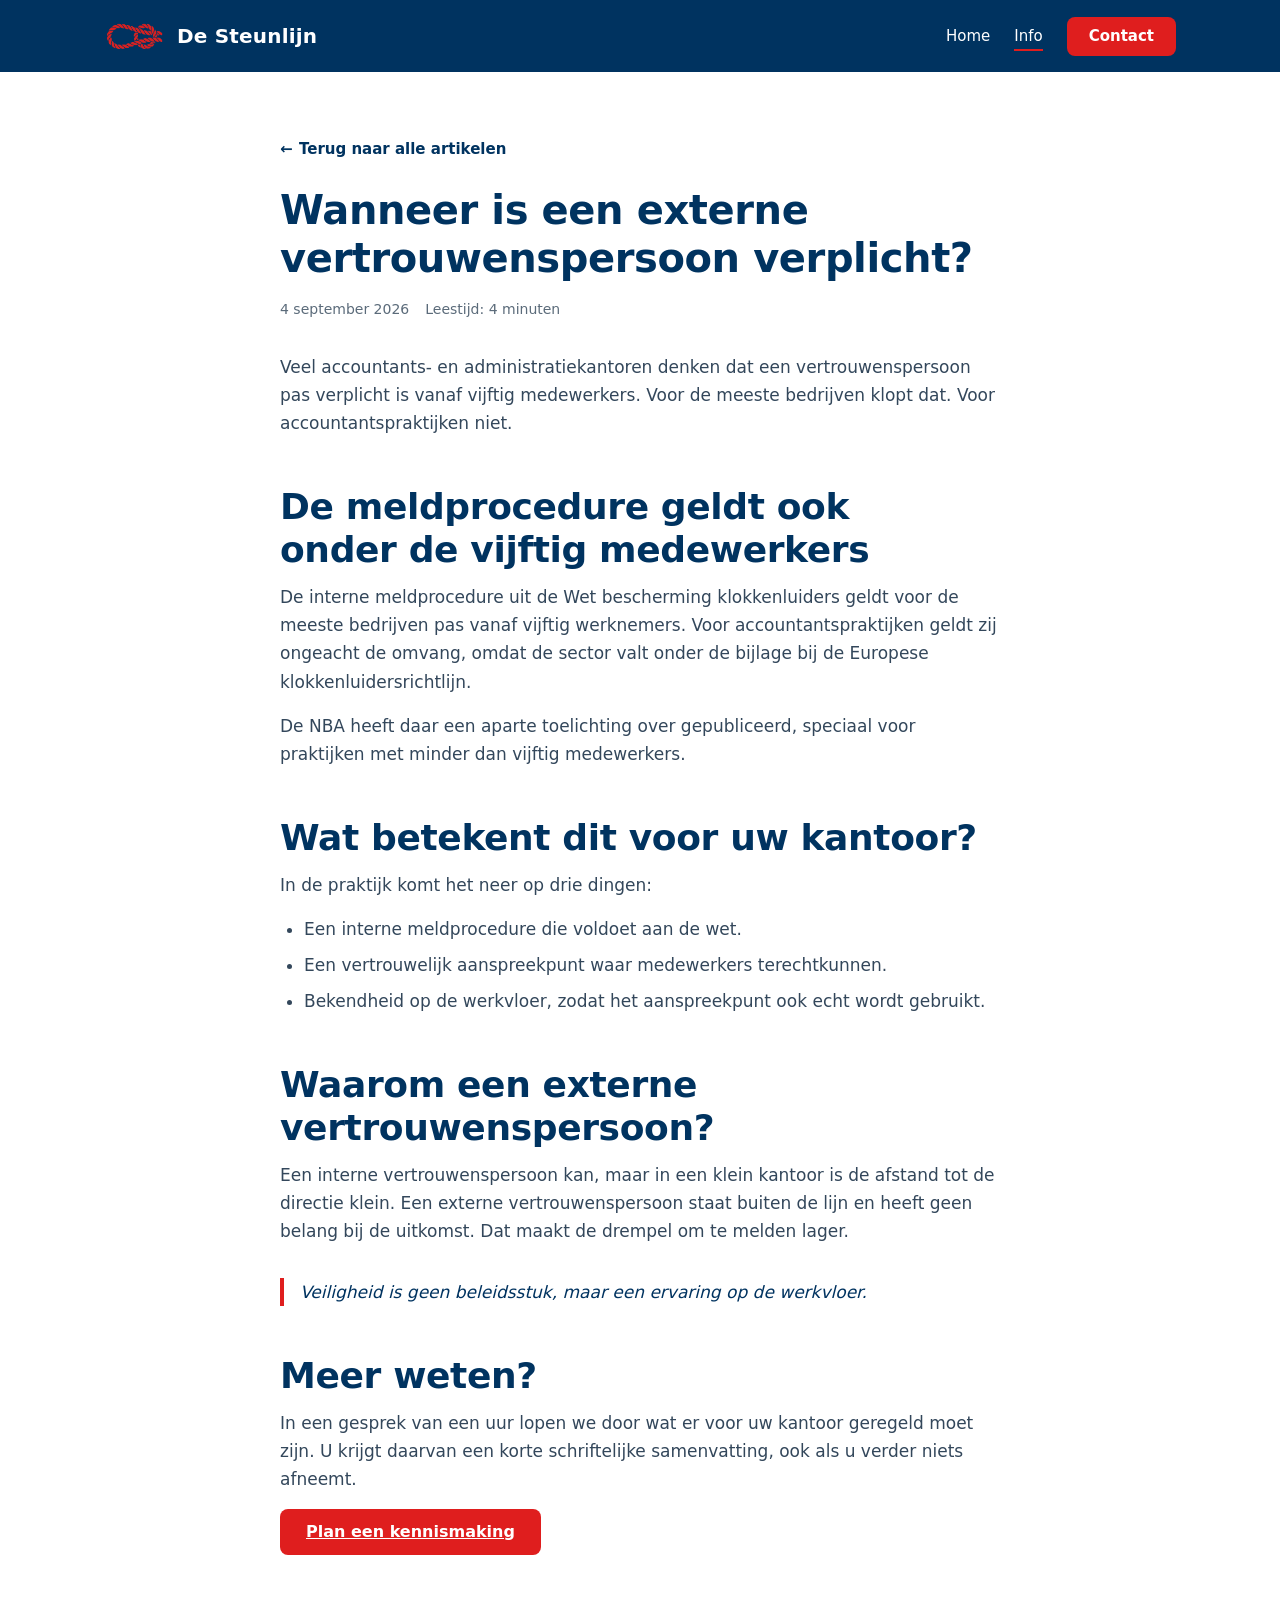
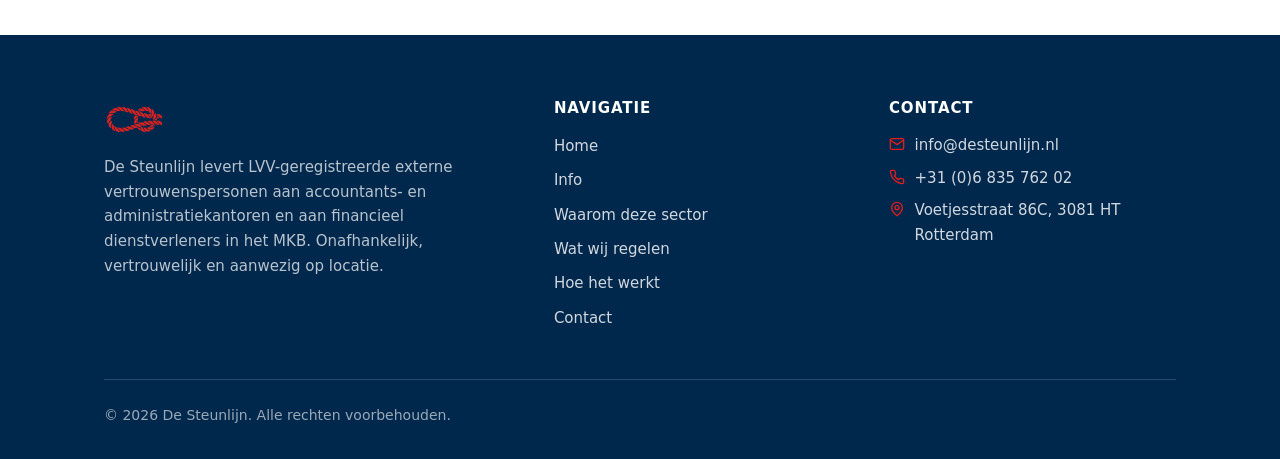
<file: info-template.html>
<!DOCTYPE html>
<!--
  ============================================================
  INFO-TEMPLATE — kopieer dit bestand voor elk nieuw artikel.
  ------------------------------------------------------------
  1. Kopieer dit bestand naar een nieuwe naam, bijv.:
     info/<titel>.html
  2. Vervang alles gemarkeerd met "VERVANG".
  3. Voeg het artikel toe aan info.html (een kaart in .blog-grid).
  ============================================================
-->
<html lang="nl">
<head>
  <meta charset="UTF-8">
  <meta name="viewport" content="width=device-width, initial-scale=1.0">
  <!-- VERVANG: titel van het artikel -->
  <title>Wanneer is een externe vertrouwenspersoon verplicht? | De Steunlijn</title>
  <!-- VERVANG: korte samenvatting voor zoekmachines -->
  <meta name="description" content="Voor accountantspraktijken geldt de interne meldprocedure uit de Wet bescherming klokkenluiders ongeacht de omvang. Wat betekent dat voor uw kantoor?">
  <meta name="robots" content="index, follow">
  <meta property="og:type" content="article">
  <meta property="og:site_name" content="De Steunlijn">
  <meta property="og:locale" content="nl_NL">
  <!-- VERVANG: titel van het artikel -->
  <meta property="og:title" content="Wanneer is een externe vertrouwenspersoon verplicht? | De Steunlijn">
  <!-- VERVANG: korte samenvatting -->
  <meta property="og:description" content="Voor accountantspraktijken geldt de interne meldprocedure uit de Wet bescherming klokkenluiders ongeacht de omvang.">
  <!-- TODO: vervang de domeinnaam door de echte productie-URL -->
  <meta property="og:url" content="https://www.desteunlijn.nl/info-template.html">
  <meta property="og:image" content="https://www.desteunlijn.nl/assets/logo.png">
  <link rel="icon" type="image/png" sizes="32x32" href="assets/favicon.png">
  <link rel="apple-touch-icon" href="assets/apple-touch-icon.png">
  <link rel="stylesheet" href="css/styles.css">
</head>
<body>
  <a class="skip-link" href="#main">Direct naar inhoud</a>

  <!-- ===================== Header / navigatie ===================== -->
  <header class="site-header" data-header>
    <div class="container site-header__inner">
      <a class="brand" href="index.html" aria-label="De Steunlijn — naar de homepage">
        <img class="brand__logo" src="assets/logo.png" alt="" width="1512" height="993">
        <span class="brand__name">De Steunlijn</span>
      </a>

      <button class="nav-toggle" type="button" data-nav-toggle aria-expanded="false" aria-controls="site-nav" aria-label="Menu openen">
        <svg class="nav-toggle__icon" viewBox="0 0 24 24" fill="none" stroke="currentColor" stroke-width="2" stroke-linecap="round" aria-hidden="true">
          <path d="M3 6h18M3 12h18M3 18h18"/>
        </svg>
      </button>

      <nav class="nav" id="site-nav" data-nav aria-label="Hoofdnavigatie">
        <ul class="nav__links">
          <li><a class="nav__link" href="index.html">Home</a></li>
          <li><a class="nav__link" href="info.html" aria-current="page">Info</a></li>
        </ul>
        <a class="btn btn--accent nav__cta" href="contact.html">Contact</a>
      </nav>
    </div>
  </header>

  <main id="main">

    <!-- ===================== Blogartikel ===================== -->
    <section class="section" aria-labelledby="post-title">
      <div class="container">
        <article class="blog-post">
          <a class="blog-post__back" href="info.html"><span aria-hidden="true">←</span> Terug naar alle artikelen</a>

          <!-- VERVANG: titel van het artikel -->
          <h1 id="post-title">Wanneer is een externe vertrouwenspersoon verplicht?</h1>

          <div class="blog-post__meta">
            <!-- VERVANG: publicatiedatum -->
            <time datetime="2026-09-04">4 september 2026</time>
            <!-- VERVANG: leestijd (optioneel) -->
            <span>Leestijd: 4 minuten</span>
          </div>

          <!-- VERVANG: artikeltekst hieronder -->
          <div class="blog-post__body">
            <p>Veel accountants- en administratiekantoren denken dat een vertrouwenspersoon pas verplicht is vanaf vijftig medewerkers. Voor de meeste bedrijven klopt dat. Voor accountantspraktijken niet.</p>

            <h2>De meldprocedure geldt ook onder de vijftig medewerkers</h2>
            <p>De interne meldprocedure uit de Wet bescherming klokkenluiders geldt voor de meeste bedrijven pas vanaf vijftig werknemers. Voor accountantspraktijken geldt zij ongeacht de omvang, omdat de sector valt onder de bijlage bij de Europese klokkenluidersrichtlijn.</p>
            <p>De NBA heeft daar een aparte toelichting over gepubliceerd, speciaal voor praktijken met minder dan vijftig medewerkers.</p>

            <h2>Wat betekent dit voor uw kantoor?</h2>
            <p>In de praktijk komt het neer op drie dingen:</p>
            <ul>
              <li>Een interne meldprocedure die voldoet aan de wet.</li>
              <li>Een vertrouwelijk aanspreekpunt waar medewerkers terechtkunnen.</li>
              <li>Bekendheid op de werkvloer, zodat het aanspreekpunt ook echt wordt gebruikt.</li>
            </ul>

            <h2>Waarom een externe vertrouwenspersoon?</h2>
            <p>Een interne vertrouwenspersoon kan, maar in een klein kantoor is de afstand tot de directie klein. Een externe vertrouwenspersoon staat buiten de lijn en heeft geen belang bij de uitkomst. Dat maakt de drempel om te melden lager.</p>

            <blockquote>
              <p>Veiligheid is geen beleidsstuk, maar een ervaring op de werkvloer.</p>
            </blockquote>

            <h2>Meer weten?</h2>
            <p>In een gesprek van een uur lopen we door wat er voor uw kantoor geregeld moet zijn. U krijgt daarvan een korte schriftelijke samenvatting, ook als u verder niets afneemt.</p>
            <p><a class="btn btn--accent" href="contact.html">Plan een kennismaking</a></p>
          </div>
        </article>
      </div>
    </section>

  </main>

  <!-- ===================== Footer ===================== -->
  <footer class="site-footer">
    <div class="container">
      <div class="site-footer__grid">
        <div class="site-footer__brand">
          <a class="brand" href="index.html" aria-label="De Steunlijn — naar de homepage">
            <img class="brand__logo" src="assets/logo.png" alt="Logo De Steunlijn" width="1512" height="993">
          </a>
          <p>De Steunlijn levert LVV-geregistreerde externe vertrouwenspersonen aan accountants- en administratiekantoren en aan financieel dienstverleners in het MKB. Onafhankelijk, vertrouwelijk en aanwezig op locatie.</p>
        </div>

        <nav aria-label="Footer navigatie">
          <h2>Navigatie</h2>
          <ul class="site-footer__list">
            <li><a href="index.html">Home</a></li>
            <li><a href="info.html">Info</a></li>
            <li><a href="index.html#waarom">Waarom deze sector</a></li>
            <li><a href="index.html#aanbod">Wat wij regelen</a></li>
            <li><a href="index.html#hoe-het-werkt">Hoe het werkt</a></li>
            <li><a href="contact.html">Contact</a></li>
          </ul>
        </nav>

        <div>
          <h2>Contact</h2>
          <ul class="site-footer__contact">
            <li>
              <svg viewBox="0 0 24 24" fill="none" stroke="currentColor" stroke-width="2" stroke-linecap="round" stroke-linejoin="round" aria-hidden="true"><path d="M4 4h16c1.1 0 2 .9 2 2v12c0 1.1-.9 2-2 2H4c-1.1 0-2-.9-2-2V6c0-1.1.9-2 2-2z"/><path d="m22 6-10 7L2 6"/></svg>
              <span>info@desteunlijn.nl</span>
            </li>
            <li>
              <svg viewBox="0 0 24 24" fill="none" stroke="currentColor" stroke-width="2" stroke-linecap="round" stroke-linejoin="round" aria-hidden="true"><path d="M22 16.92v3a2 2 0 0 1-2.18 2 19.79 19.79 0 0 1-8.63-3.07 19.5 19.5 0 0 1-6-6 19.79 19.79 0 0 1-3.07-8.67A2 2 0 0 1 4.11 2h3a2 2 0 0 1 2 1.72c.127.96.361 1.903.7 2.81a2 2 0 0 1-.45 2.11L8.09 9.91a16 16 0 0 0 6 6l1.27-1.27a2 2 0 0 1 2.11-.45c.907.339 1.85.573 2.81.7A2 2 0 0 1 22 16.92z"/></svg>
              <span>+31 (0)6 835 762 02</span>
            </li>
            <li>
              <svg viewBox="0 0 24 24" fill="none" stroke="currentColor" stroke-width="2" stroke-linecap="round" stroke-linejoin="round" aria-hidden="true"><path d="M20 10c0 6-8 12-8 12s-8-6-8-12a8 8 0 0 1 16 0z"/><circle cx="12" cy="10" r="3"/></svg>
              <span>Voetjesstraat 86C, 3081 HT Rotterdam</span>
            </li>
          </ul>
        </div>
      </div>

      <div class="site-footer__bottom">
        <p>© <span data-year>2026</span> De Steunlijn. Alle rechten voorbehouden.</p>
      </div>
    </div>
  </footer>

  <script src="js/main.js"></script>
</body>
</html>
</file>
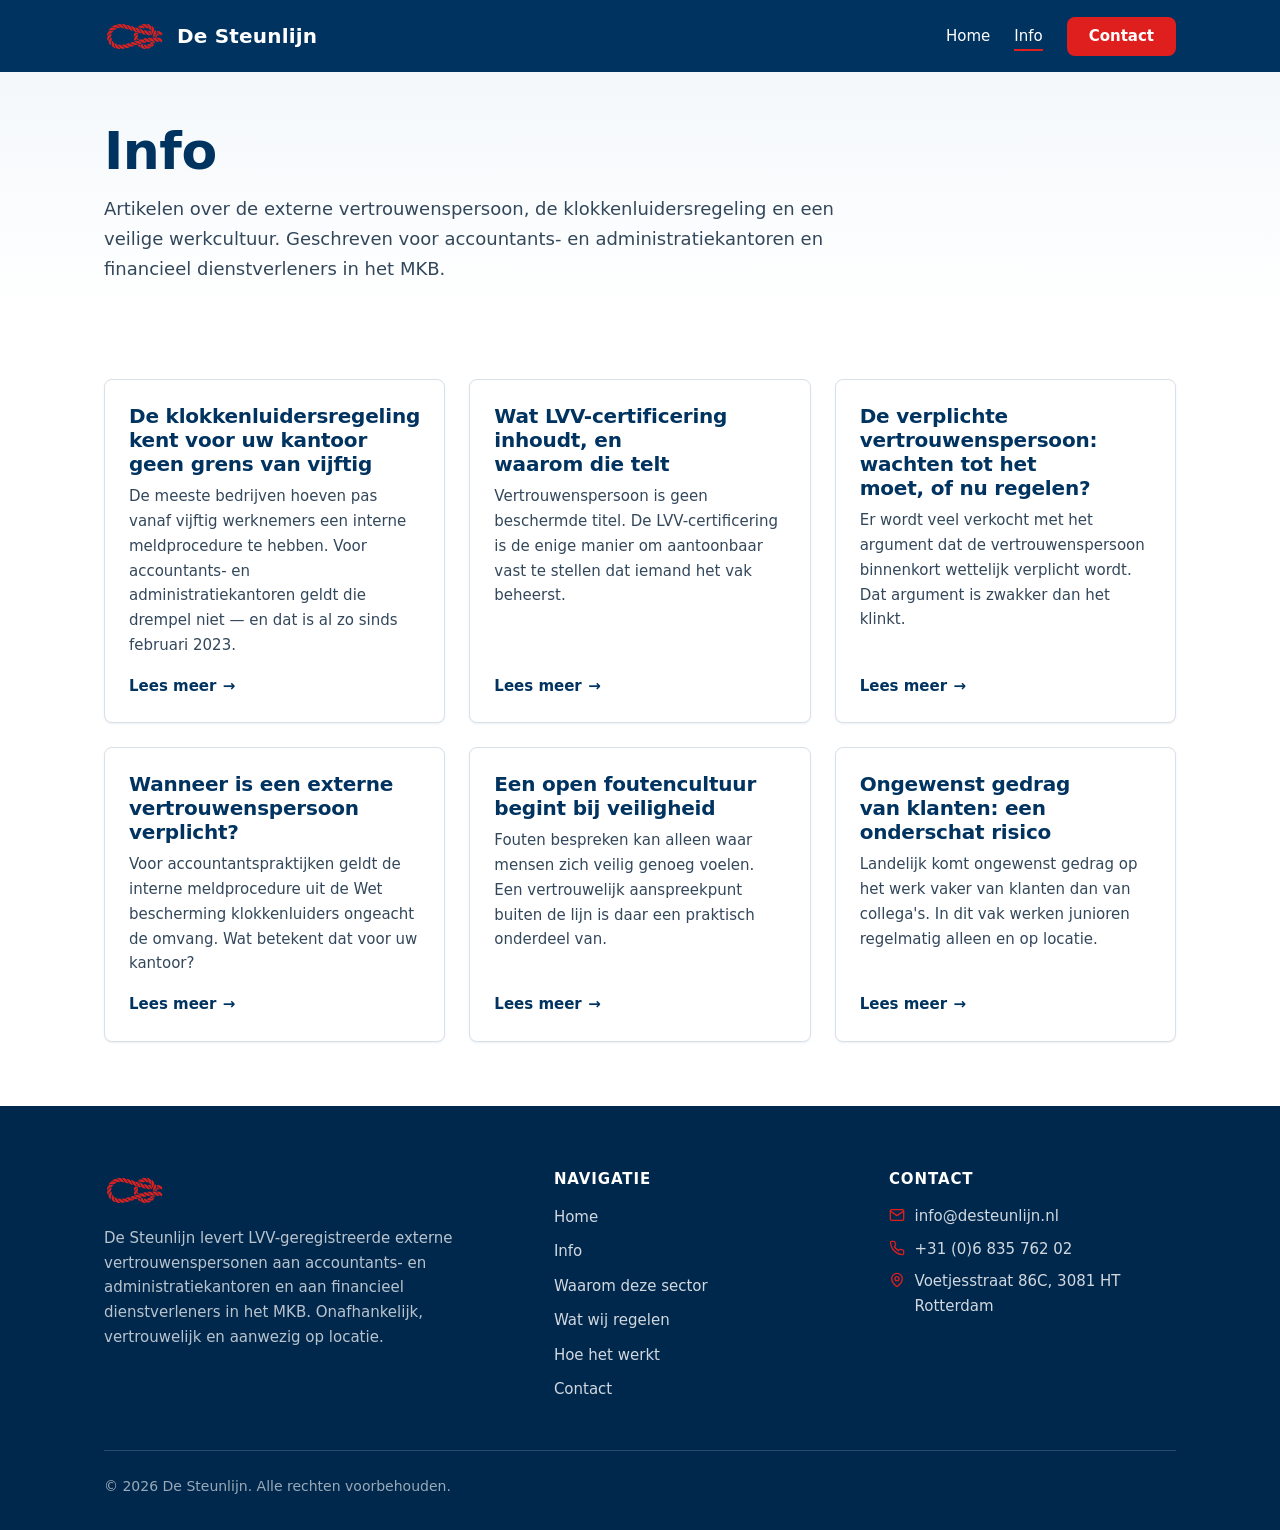
<file: info.html>
<!DOCTYPE html>
<html lang="nl">
<head>
  <meta charset="UTF-8">
  <meta name="viewport" content="width=device-width, initial-scale=1.0">
  <title>Info | De Steunlijn</title>
  <meta name="description" content="Artikelen over de externe vertrouwenspersoon, de klokkenluidersregeling en een veilige werkcultuur voor accountants- en administratiekantoren.">
  <meta name="robots" content="index, follow">
  <meta property="og:type" content="website">
  <meta property="og:site_name" content="De Steunlijn">
  <meta property="og:locale" content="nl_NL">
  <meta property="og:title" content="Info | De Steunlijn">
  <meta property="og:description" content="Artikelen over de externe vertrouwenspersoon, de klokkenluidersregeling en een veilige werkcultuur voor accountants- en administratiekantoren.">
  <!-- TODO: vervang de domeinnaam door de echte productie-URL -->
  <meta property="og:url" content="https://www.desteunlijn.nl/info.html">
  <meta property="og:image" content="https://www.desteunlijn.nl/assets/logo.png">
  <link rel="icon" type="image/png" sizes="32x32" href="assets/favicon.png">
  <link rel="apple-touch-icon" href="assets/apple-touch-icon.png">
  <link rel="stylesheet" href="css/styles.css">
</head>
<body>
  <a class="skip-link" href="#main">Direct naar inhoud</a>

  <!-- ===================== Header / navigatie ===================== -->
  <header class="site-header" data-header>
    <div class="container site-header__inner">
      <a class="brand" href="index.html" aria-label="De Steunlijn — naar de homepage">
        <img class="brand__logo" src="assets/logo.png" alt="" width="1512" height="993">
        <span class="brand__name">De Steunlijn</span>
      </a>

      <button class="nav-toggle" type="button" data-nav-toggle aria-expanded="false" aria-controls="site-nav" aria-label="Menu openen">
        <svg class="nav-toggle__icon" viewBox="0 0 24 24" fill="none" stroke="currentColor" stroke-width="2" stroke-linecap="round" aria-hidden="true">
          <path d="M3 6h18M3 12h18M3 18h18"/>
        </svg>
      </button>

      <nav class="nav" id="site-nav" data-nav aria-label="Hoofdnavigatie">
        <ul class="nav__links">
          <li><a class="nav__link" href="index.html">Home</a></li>
          <li><a class="nav__link" href="info.html" aria-current="page">Info</a></li>
        </ul>
        <a class="btn btn--accent nav__cta" href="contact.html">Contact</a>
      </nav>
    </div>
  </header>

  <main id="main">

    <!-- ===================== Blog intro ===================== -->
    <section class="blog-hero" aria-labelledby="blog-title">
      <div class="container">
        <h1 id="blog-title">Info</h1>
        <p>Artikelen over de externe vertrouwenspersoon, de klokkenluidersregeling en een veilige werkcultuur. Geschreven voor accountants- en administratiekantoren en financieel dienstverleners in het MKB.</p>
      </div>
    </section>

    <!-- ===================== Blogoverzicht ===================== -->
    <section class="section" aria-label="Artikelen">
      <div class="container">
        <div class="blog-grid">
          <article class="blog-card">
            <h2><a href="klokkenluidersregeling-accountantskantoren.html">De klokkenluidersregeling kent voor uw kantoor geen grens van vijftig</a></h2>
            <p>De meeste bedrijven hoeven pas vanaf vijftig werknemers een interne meldprocedure te hebben. Voor accountants- en administratiekantoren geldt die drempel niet — en dat is al zo sinds februari 2023.</p>
            <a class="blog-card__more" href="klokkenluidersregeling-accountantskantoren.html">Lees meer <span aria-hidden="true">→</span></a>
          </article>

          <article class="blog-card">
            <h2><a href="lvv-certificering-vertrouwenspersoon.html">Wat LVV-certificering inhoudt, en waarom die telt</a></h2>
            <p>Vertrouwenspersoon is geen beschermde titel. De LVV-certificering is de enige manier om aantoonbaar vast te stellen dat iemand het vak beheerst.</p>
            <a class="blog-card__more" href="lvv-certificering-vertrouwenspersoon.html">Lees meer <span aria-hidden="true">→</span></a>
          </article>

          <article class="blog-card">
            <h2><a href="verplichte-vertrouwenspersoon-wetsvoorstel.html">De verplichte vertrouwenspersoon: wachten tot het moet, of nu regelen?</a></h2>
            <p>Er wordt veel verkocht met het argument dat de vertrouwenspersoon binnenkort wettelijk verplicht wordt. Dat argument is zwakker dan het klinkt.</p>
            <a class="blog-card__more" href="verplichte-vertrouwenspersoon-wetsvoorstel.html">Lees meer <span aria-hidden="true">→</span></a>
          </article>

          <article class="blog-card">
            <h2><a href="info-template.html">Wanneer is een externe vertrouwenspersoon verplicht?</a></h2>
            <p>Voor accountantspraktijken geldt de interne meldprocedure uit de Wet bescherming klokkenluiders ongeacht de omvang. Wat betekent dat voor uw kantoor?</p>
            <a class="blog-card__more" href="info-template.html">Lees meer <span aria-hidden="true">→</span></a>
          </article>

          <article class="blog-card">
            <h2><a href="info-template.html">Een open foutencultuur begint bij veiligheid</a></h2>
            <p>Fouten bespreken kan alleen waar mensen zich veilig genoeg voelen. Een vertrouwelijk aanspreekpunt buiten de lijn is daar een praktisch onderdeel van.</p>
            <a class="blog-card__more" href="info-template.html">Lees meer <span aria-hidden="true">→</span></a>
          </article>

          <article class="blog-card">
            <h2><a href="info-template.html">Ongewenst gedrag van klanten: een onderschat risico</a></h2>
            <p>Landelijk komt ongewenst gedrag op het werk vaker van klanten dan van collega's. In dit vak werken junioren regelmatig alleen en op locatie.</p>
            <a class="blog-card__more" href="info-template.html">Lees meer <span aria-hidden="true">→</span></a>
          </article>
        </div>
      </div>
    </section>

  </main>

  <!-- ===================== Footer ===================== -->
  <footer class="site-footer">
    <div class="container">
      <div class="site-footer__grid">
        <div class="site-footer__brand">
          <a class="brand" href="index.html" aria-label="De Steunlijn — naar de homepage">
            <img class="brand__logo" src="assets/logo.png" alt="Logo De Steunlijn" width="1512" height="993">
          </a>
          <p>De Steunlijn levert LVV-geregistreerde externe vertrouwenspersonen aan accountants- en administratiekantoren en aan financieel dienstverleners in het MKB. Onafhankelijk, vertrouwelijk en aanwezig op locatie.</p>
        </div>

        <nav aria-label="Footer navigatie">
          <h2>Navigatie</h2>
          <ul class="site-footer__list">
            <li><a href="index.html">Home</a></li>
            <li><a href="info.html">Info</a></li>
            <li><a href="index.html#waarom">Waarom deze sector</a></li>
            <li><a href="index.html#aanbod">Wat wij regelen</a></li>
            <li><a href="index.html#hoe-het-werkt">Hoe het werkt</a></li>
            <li><a href="contact.html">Contact</a></li>
          </ul>
        </nav>

        <div>
          <h2>Contact</h2>
          <ul class="site-footer__contact">
            <li>
              <svg viewBox="0 0 24 24" fill="none" stroke="currentColor" stroke-width="2" stroke-linecap="round" stroke-linejoin="round" aria-hidden="true"><path d="M4 4h16c1.1 0 2 .9 2 2v12c0 1.1-.9 2-2 2H4c-1.1 0-2-.9-2-2V6c0-1.1.9-2 2-2z"/><path d="m22 6-10 7L2 6"/></svg>
              <span>info@desteunlijn.nl</span>
            </li>
            <li>
              <svg viewBox="0 0 24 24" fill="none" stroke="currentColor" stroke-width="2" stroke-linecap="round" stroke-linejoin="round" aria-hidden="true"><path d="M22 16.92v3a2 2 0 0 1-2.18 2 19.79 19.79 0 0 1-8.63-3.07 19.5 19.5 0 0 1-6-6 19.79 19.79 0 0 1-3.07-8.67A2 2 0 0 1 4.11 2h3a2 2 0 0 1 2 1.72c.127.96.361 1.903.7 2.81a2 2 0 0 1-.45 2.11L8.09 9.91a16 16 0 0 0 6 6l1.27-1.27a2 2 0 0 1 2.11-.45c.907.339 1.85.573 2.81.7A2 2 0 0 1 22 16.92z"/></svg>
              <span>+31 (0)6 835 762 02</span>
            </li>
            <li>
              <svg viewBox="0 0 24 24" fill="none" stroke="currentColor" stroke-width="2" stroke-linecap="round" stroke-linejoin="round" aria-hidden="true"><path d="M20 10c0 6-8 12-8 12s-8-6-8-12a8 8 0 0 1 16 0z"/><circle cx="12" cy="10" r="3"/></svg>
              <span>Voetjesstraat 86C, 3081 HT Rotterdam</span>
            </li>
          </ul>
        </div>
      </div>

      <div class="site-footer__bottom">
        <p>© <span data-year>2026</span> De Steunlijn. Alle rechten voorbehouden.</p>
      </div>
    </div>
  </footer>

  <script src="js/main.js"></script>
</body>
</html>
</file>
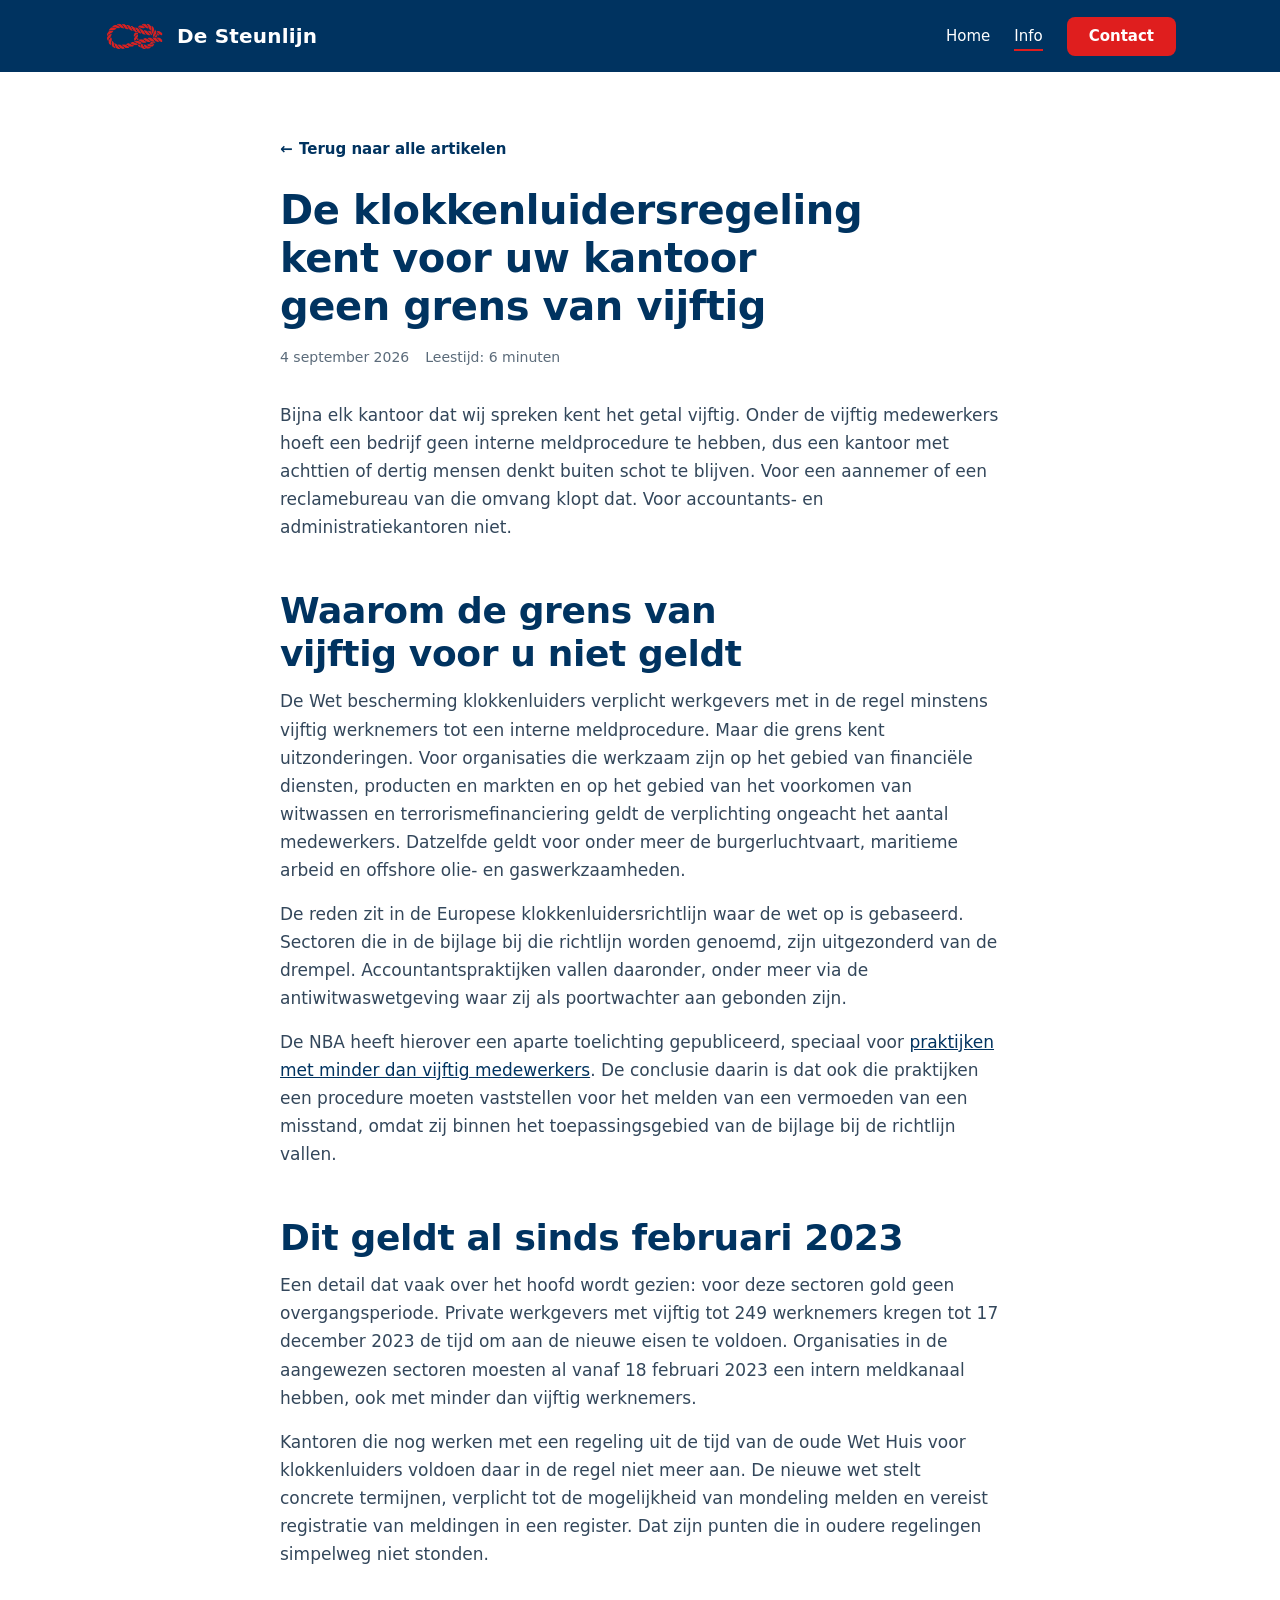
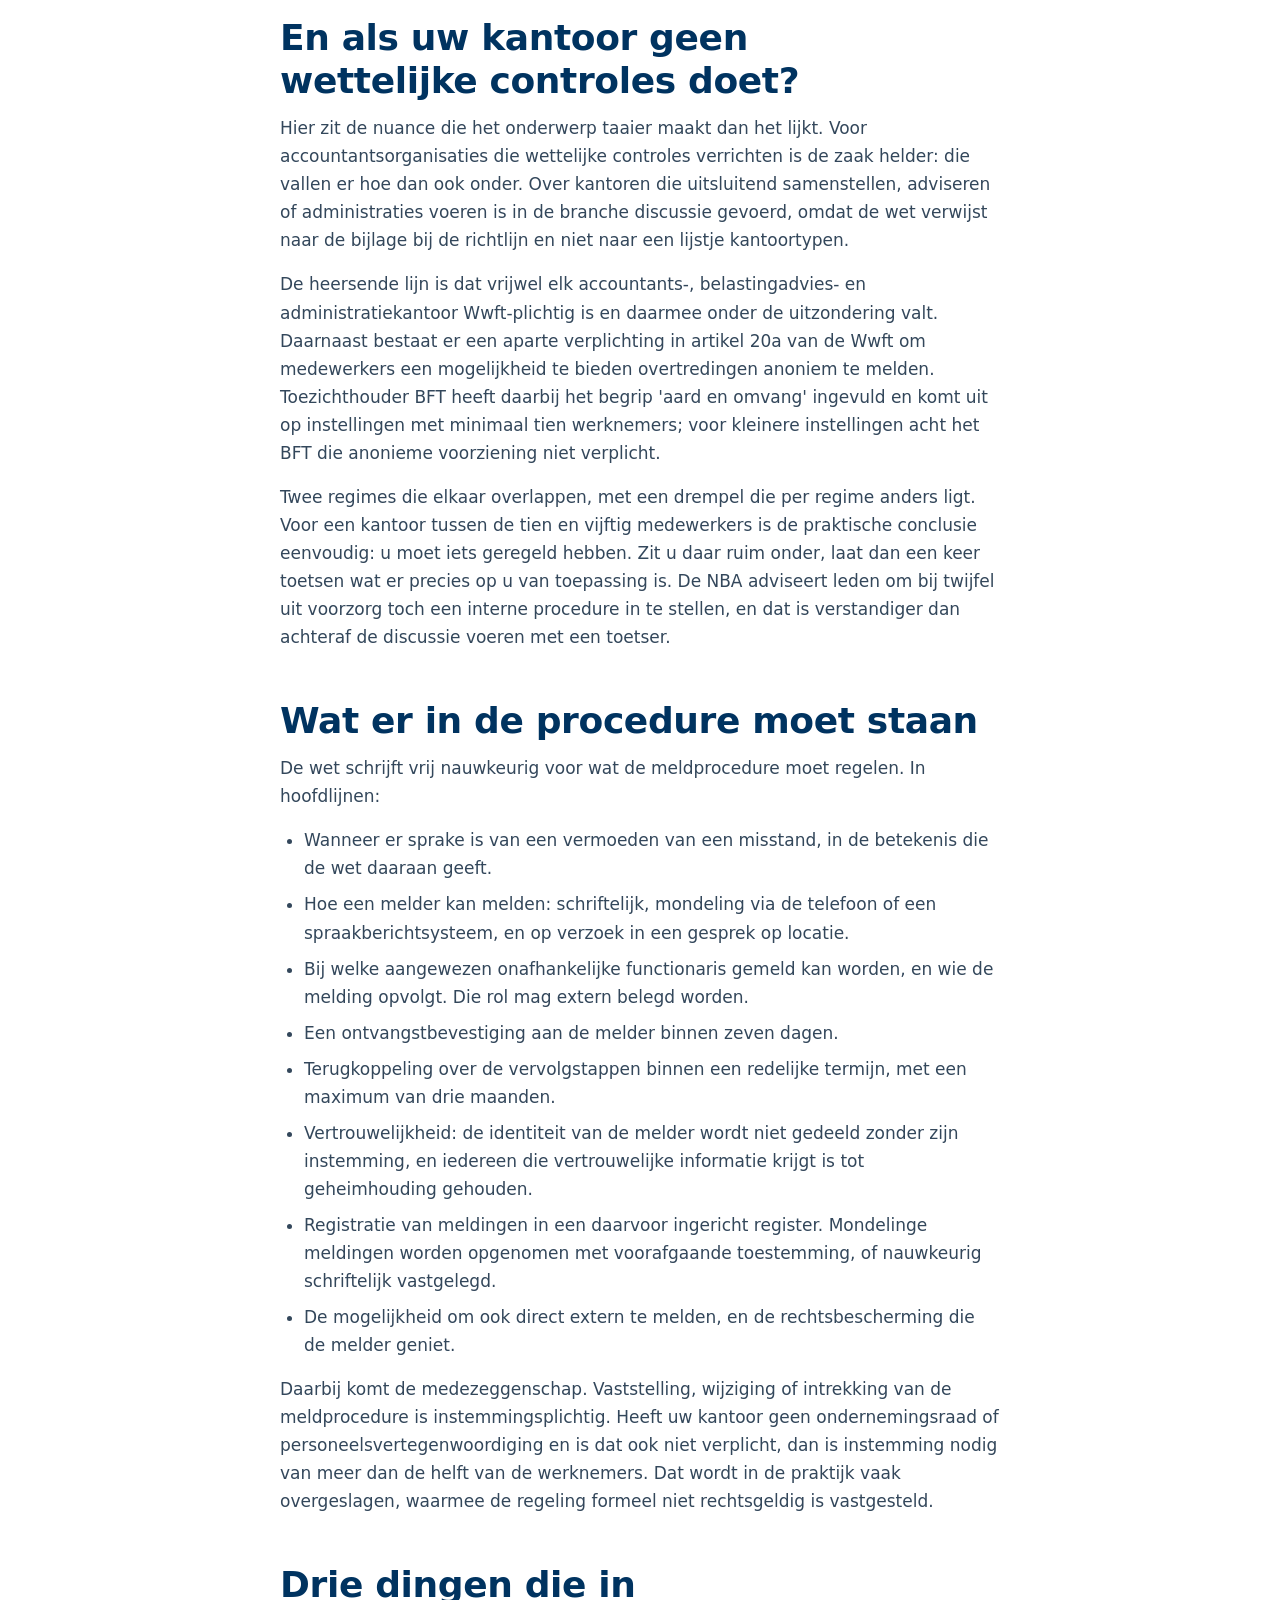
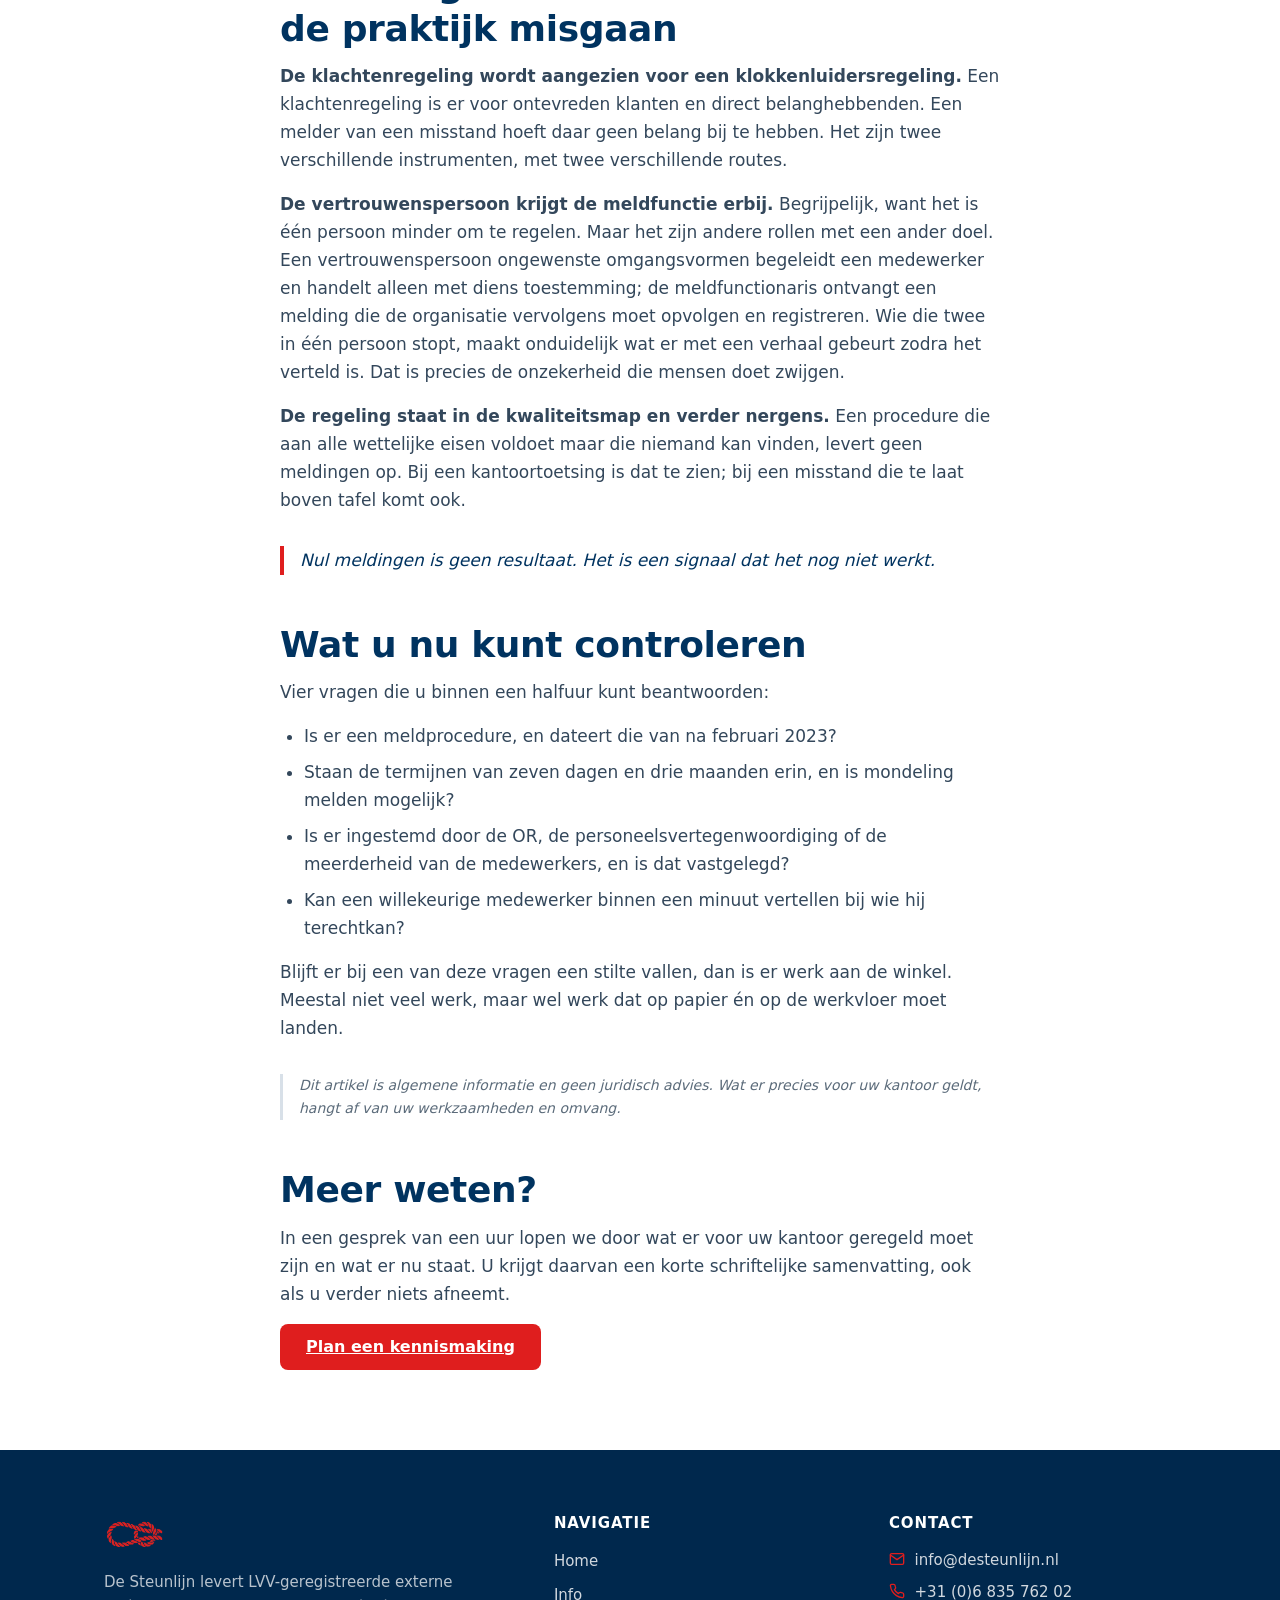
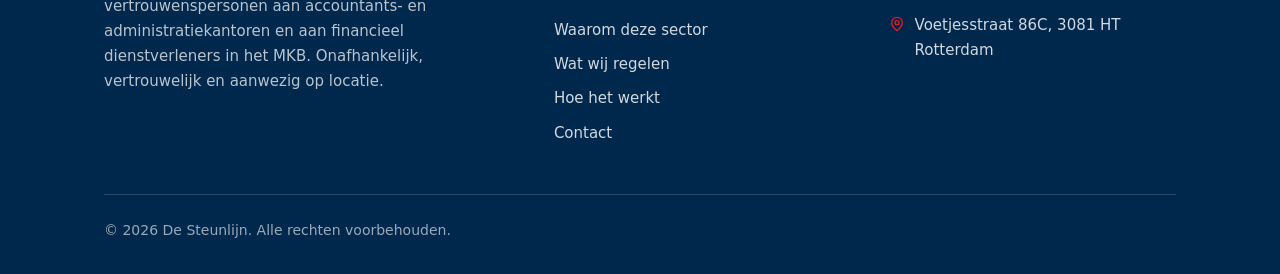
<file: klokkenluidersregeling-accountantskantoren.html>
<!DOCTYPE html>
<html lang="nl">
<head>
  <meta charset="UTF-8">
  <meta name="viewport" content="width=device-width, initial-scale=1.0">
  <title>Klokkenluidersregeling: uw kantoor kent geen grens van vijftig | De Steunlijn</title>
  <meta name="description" content="De Wet bescherming klokkenluiders verplicht de meeste bedrijven pas vanaf vijftig werknemers tot een interne meldprocedure. Voor accountants- en administratiekantoren geldt die grens niet. Wat moet u regelen, en sinds wanneer?">
  <meta name="robots" content="index, follow">
  <meta property="og:type" content="article">
  <meta property="og:site_name" content="De Steunlijn">
  <meta property="og:locale" content="nl_NL">
  <meta property="og:title" content="Klokkenluidersregeling: uw kantoor kent geen grens van vijftig | De Steunlijn">
  <meta property="og:description" content="Voor accountants- en administratiekantoren geldt de interne meldprocedure uit de Wet bescherming klokkenluiders ongeacht de omvang. Dit moet erin staan.">
  <!-- TODO: vervang de domeinnaam door de echte productie-URL -->
  <meta property="og:url" content="https://www.desteunlijn.nl/klokkenluidersregeling-accountantskantoren.html">
  <meta property="og:image" content="https://www.desteunlijn.nl/assets/logo.png">
  <link rel="icon" type="image/png" sizes="32x32" href="assets/favicon.png">
  <link rel="apple-touch-icon" href="assets/apple-touch-icon.png">
  <link rel="stylesheet" href="css/styles.css">
</head>
<body>
  <a class="skip-link" href="#main">Direct naar inhoud</a>

  <!-- ===================== Header / navigatie ===================== -->
  <header class="site-header" data-header>
    <div class="container site-header__inner">
      <a class="brand" href="index.html" aria-label="De Steunlijn — naar de homepage">
        <img class="brand__logo" src="assets/logo.png" alt="" width="1512" height="993">
        <span class="brand__name">De Steunlijn</span>
      </a>

      <button class="nav-toggle" type="button" data-nav-toggle aria-expanded="false" aria-controls="site-nav" aria-label="Menu openen">
        <svg class="nav-toggle__icon" viewBox="0 0 24 24" fill="none" stroke="currentColor" stroke-width="2" stroke-linecap="round" aria-hidden="true">
          <path d="M3 6h18M3 12h18M3 18h18"/>
        </svg>
      </button>

      <nav class="nav" id="site-nav" data-nav aria-label="Hoofdnavigatie">
        <ul class="nav__links">
          <li><a class="nav__link" href="index.html">Home</a></li>
          <li><a class="nav__link" href="info.html" aria-current="page">Info</a></li>
        </ul>
        <a class="btn btn--accent nav__cta" href="contact.html">Contact</a>
      </nav>
    </div>
  </header>

  <main id="main">

    <!-- ===================== Blogartikel ===================== -->
    <section class="section" aria-labelledby="post-title">
      <div class="container">
        <article class="blog-post">
          <a class="blog-post__back" href="info.html"><span aria-hidden="true">←</span> Terug naar alle artikelen</a>

          <h1 id="post-title">De klokkenluidersregeling kent voor uw kantoor geen grens van vijftig</h1>

          <div class="blog-post__meta">
            <time datetime="2026-09-04">4 september 2026</time>
            <span>Leestijd: 6 minuten</span>
          </div>

          <div class="blog-post__body">
            <p>Bijna elk kantoor dat wij spreken kent het getal vijftig. Onder de vijftig medewerkers hoeft een bedrijf geen interne meldprocedure te hebben, dus een kantoor met achttien of dertig mensen denkt buiten schot te blijven. Voor een aannemer of een reclamebureau van die omvang klopt dat. Voor accountants- en administratiekantoren niet.</p>

            <h2>Waarom de grens van vijftig voor u niet geldt</h2>
            <p>De Wet bescherming klokkenluiders verplicht werkgevers met in de regel minstens vijftig werknemers tot een interne meldprocedure. Maar die grens kent uitzonderingen. Voor organisaties die werkzaam zijn op het gebied van financiële diensten, producten en markten en op het gebied van het voorkomen van witwassen en terrorismefinanciering geldt de verplichting ongeacht het aantal medewerkers. Datzelfde geldt voor onder meer de burgerluchtvaart, maritieme arbeid en offshore olie- en gaswerkzaamheden.</p>
            <p>De reden zit in de Europese klokkenluidersrichtlijn waar de wet op is gebaseerd. Sectoren die in de bijlage bij die richtlijn worden genoemd, zijn uitgezonderd van de drempel. Accountantspraktijken vallen daaronder, onder meer via de antiwitwaswetgeving waar zij als poortwachter aan gebonden zijn.</p>
            <p>De NBA heeft hierover een aparte toelichting gepubliceerd, speciaal voor <a href="https://www.nba.nl/tools-en-ondersteuning/faqs-en-helpdesk/faqs-klokkenluidersregeling-accountantspraktijken-met-minder-dan-50-medewerkers/" target="_blank" rel="noopener">praktijken met minder dan vijftig medewerkers</a>. De conclusie daarin is dat ook die praktijken een procedure moeten vaststellen voor het melden van een vermoeden van een misstand, omdat zij binnen het toepassingsgebied van de bijlage bij de richtlijn vallen.</p>

            <h2>Dit geldt al sinds februari 2023</h2>
            <p>Een detail dat vaak over het hoofd wordt gezien: voor deze sectoren gold geen overgangsperiode. Private werkgevers met vijftig tot 249 werknemers kregen tot 17 december 2023 de tijd om aan de nieuwe eisen te voldoen. Organisaties in de aangewezen sectoren moesten al vanaf 18 februari 2023 een intern meldkanaal hebben, ook met minder dan vijftig werknemers.</p>
            <p>Kantoren die nog werken met een regeling uit de tijd van de oude Wet Huis voor klokkenluiders voldoen daar in de regel niet meer aan. De nieuwe wet stelt concrete termijnen, verplicht tot de mogelijkheid van mondeling melden en vereist registratie van meldingen in een register. Dat zijn punten die in oudere regelingen simpelweg niet stonden.</p>

            <h2>En als uw kantoor geen wettelijke controles doet?</h2>
            <p>Hier zit de nuance die het onderwerp taaier maakt dan het lijkt. Voor accountantsorganisaties die wettelijke controles verrichten is de zaak helder: die vallen er hoe dan ook onder. Over kantoren die uitsluitend samenstellen, adviseren of administraties voeren is in de branche discussie gevoerd, omdat de wet verwijst naar de bijlage bij de richtlijn en niet naar een lijstje kantoortypen.</p>
            <p>De heersende lijn is dat vrijwel elk accountants-, belastingadvies- en administratiekantoor Wwft-plichtig is en daarmee onder de uitzondering valt. Daarnaast bestaat er een aparte verplichting in artikel 20a van de Wwft om medewerkers een mogelijkheid te bieden overtredingen anoniem te melden. Toezichthouder BFT heeft daarbij het begrip 'aard en omvang' ingevuld en komt uit op instellingen met minimaal tien werknemers; voor kleinere instellingen acht het BFT die anonieme voorziening niet verplicht.</p>
            <p>Twee regimes die elkaar overlappen, met een drempel die per regime anders ligt. Voor een kantoor tussen de tien en vijftig medewerkers is de praktische conclusie eenvoudig: u moet iets geregeld hebben. Zit u daar ruim onder, laat dan een keer toetsen wat er precies op u van toepassing is. De NBA adviseert leden om bij twijfel uit voorzorg toch een interne procedure in te stellen, en dat is verstandiger dan achteraf de discussie voeren met een toetser.</p>

            <h2>Wat er in de procedure moet staan</h2>
            <p>De wet schrijft vrij nauwkeurig voor wat de meldprocedure moet regelen. In hoofdlijnen:</p>
            <ul>
              <li>Wanneer er sprake is van een vermoeden van een misstand, in de betekenis die de wet daaraan geeft.</li>
              <li>Hoe een melder kan melden: schriftelijk, mondeling via de telefoon of een spraakberichtsysteem, en op verzoek in een gesprek op locatie.</li>
              <li>Bij welke aangewezen onafhankelijke functionaris gemeld kan worden, en wie de melding opvolgt. Die rol mag extern belegd worden.</li>
              <li>Een ontvangstbevestiging aan de melder binnen zeven dagen.</li>
              <li>Terugkoppeling over de vervolgstappen binnen een redelijke termijn, met een maximum van drie maanden.</li>
              <li>Vertrouwelijkheid: de identiteit van de melder wordt niet gedeeld zonder zijn instemming, en iedereen die vertrouwelijke informatie krijgt is tot geheimhouding gehouden.</li>
              <li>Registratie van meldingen in een daarvoor ingericht register. Mondelinge meldingen worden opgenomen met voorafgaande toestemming, of nauwkeurig schriftelijk vastgelegd.</li>
              <li>De mogelijkheid om ook direct extern te melden, en de rechtsbescherming die de melder geniet.</li>
            </ul>
            <p>Daarbij komt de medezeggenschap. Vaststelling, wijziging of intrekking van de meldprocedure is instemmingsplichtig. Heeft uw kantoor geen ondernemingsraad of personeelsvertegenwoordiging en is dat ook niet verplicht, dan is instemming nodig van meer dan de helft van de werknemers. Dat wordt in de praktijk vaak overgeslagen, waarmee de regeling formeel niet rechtsgeldig is vastgesteld.</p>

            <h2>Drie dingen die in de praktijk misgaan</h2>
            <p><strong>De klachtenregeling wordt aangezien voor een klokkenluidersregeling.</strong> Een klachtenregeling is er voor ontevreden klanten en direct belanghebbenden. Een melder van een misstand hoeft daar geen belang bij te hebben. Het zijn twee verschillende instrumenten, met twee verschillende routes.</p>
            <p><strong>De vertrouwenspersoon krijgt de meldfunctie erbij.</strong> Begrijpelijk, want het is één persoon minder om te regelen. Maar het zijn andere rollen met een ander doel. Een vertrouwenspersoon ongewenste omgangsvormen begeleidt een medewerker en handelt alleen met diens toestemming; de meldfunctionaris ontvangt een melding die de organisatie vervolgens moet opvolgen en registreren. Wie die twee in één persoon stopt, maakt onduidelijk wat er met een verhaal gebeurt zodra het verteld is. Dat is precies de onzekerheid die mensen doet zwijgen.</p>
            <p><strong>De regeling staat in de kwaliteitsmap en verder nergens.</strong> Een procedure die aan alle wettelijke eisen voldoet maar die niemand kan vinden, levert geen meldingen op. Bij een kantoortoetsing is dat te zien; bij een misstand die te laat boven tafel komt ook.</p>

            <blockquote>
              <p>Nul meldingen is geen resultaat. Het is een signaal dat het nog niet werkt.</p>
            </blockquote>

            <h2>Wat u nu kunt controleren</h2>
            <p>Vier vragen die u binnen een halfuur kunt beantwoorden:</p>
            <ul>
              <li>Is er een meldprocedure, en dateert die van na februari 2023?</li>
              <li>Staan de termijnen van zeven dagen en drie maanden erin, en is mondeling melden mogelijk?</li>
              <li>Is er ingestemd door de OR, de personeelsvertegenwoordiging of de meerderheid van de medewerkers, en is dat vastgelegd?</li>
              <li>Kan een willekeurige medewerker binnen een minuut vertellen bij wie hij terechtkan?</li>
            </ul>
            <p>Blijft er bij een van deze vragen een stilte vallen, dan is er werk aan de winkel. Meestal niet veel werk, maar wel werk dat op papier én op de werkvloer moet landen.</p>

            <p class="blog-post__note"><em>Dit artikel is algemene informatie en geen juridisch advies. Wat er precies voor uw kantoor geldt, hangt af van uw werkzaamheden en omvang.</em></p>

            <h2>Meer weten?</h2>
            <p>In een gesprek van een uur lopen we door wat er voor uw kantoor geregeld moet zijn en wat er nu staat. U krijgt daarvan een korte schriftelijke samenvatting, ook als u verder niets afneemt.</p>
            <p><a class="btn btn--accent" href="contact.html">Plan een kennismaking</a></p>
          </div>
        </article>
      </div>
    </section>

  </main>

  <!-- ===================== Footer ===================== -->
  <footer class="site-footer">
    <div class="container">
      <div class="site-footer__grid">
        <div class="site-footer__brand">
          <a class="brand" href="index.html" aria-label="De Steunlijn — naar de homepage">
            <img class="brand__logo" src="assets/logo.png" alt="Logo De Steunlijn" width="1512" height="993">
          </a>
          <p>De Steunlijn levert LVV-geregistreerde externe vertrouwenspersonen aan accountants- en administratiekantoren en aan financieel dienstverleners in het MKB. Onafhankelijk, vertrouwelijk en aanwezig op locatie.</p>
        </div>

        <nav aria-label="Footer navigatie">
          <h2>Navigatie</h2>
          <ul class="site-footer__list">
            <li><a href="index.html">Home</a></li>
            <li><a href="info.html">Info</a></li>
            <li><a href="index.html#waarom">Waarom deze sector</a></li>
            <li><a href="index.html#aanbod">Wat wij regelen</a></li>
            <li><a href="index.html#hoe-het-werkt">Hoe het werkt</a></li>
            <li><a href="contact.html">Contact</a></li>
          </ul>
        </nav>

        <div>
          <h2>Contact</h2>
          <ul class="site-footer__contact">
            <li>
              <svg viewBox="0 0 24 24" fill="none" stroke="currentColor" stroke-width="2" stroke-linecap="round" stroke-linejoin="round" aria-hidden="true"><path d="M4 4h16c1.1 0 2 .9 2 2v12c0 1.1-.9 2-2 2H4c-1.1 0-2-.9-2-2V6c0-1.1.9-2 2-2z"/><path d="m22 6-10 7L2 6"/></svg>
              <span>info@desteunlijn.nl</span>
            </li>
            <li>
              <svg viewBox="0 0 24 24" fill="none" stroke="currentColor" stroke-width="2" stroke-linecap="round" stroke-linejoin="round" aria-hidden="true"><path d="M22 16.92v3a2 2 0 0 1-2.18 2 19.79 19.79 0 0 1-8.63-3.07 19.5 19.5 0 0 1-6-6 19.79 19.79 0 0 1-3.07-8.67A2 2 0 0 1 4.11 2h3a2 2 0 0 1 2 1.72c.127.96.361 1.903.7 2.81a2 2 0 0 1-.45 2.11L8.09 9.91a16 16 0 0 0 6 6l1.27-1.27a2 2 0 0 1 2.11-.45c.907.339 1.85.573 2.81.7A2 2 0 0 1 22 16.92z"/></svg>
              <span>+31 (0)6 835 762 02</span>
            </li>
            <li>
              <svg viewBox="0 0 24 24" fill="none" stroke="currentColor" stroke-width="2" stroke-linecap="round" stroke-linejoin="round" aria-hidden="true"><path d="M20 10c0 6-8 12-8 12s-8-6-8-12a8 8 0 0 1 16 0z"/><circle cx="12" cy="10" r="3"/></svg>
              <span>Voetjesstraat 86C, 3081 HT Rotterdam</span>
            </li>
          </ul>
        </div>
      </div>

      <div class="site-footer__bottom">
        <p>© <span data-year>2026</span> De Steunlijn. Alle rechten voorbehouden.</p>
      </div>
    </div>
  </footer>

  <script src="js/main.js"></script>
</body>
</html>
</file>
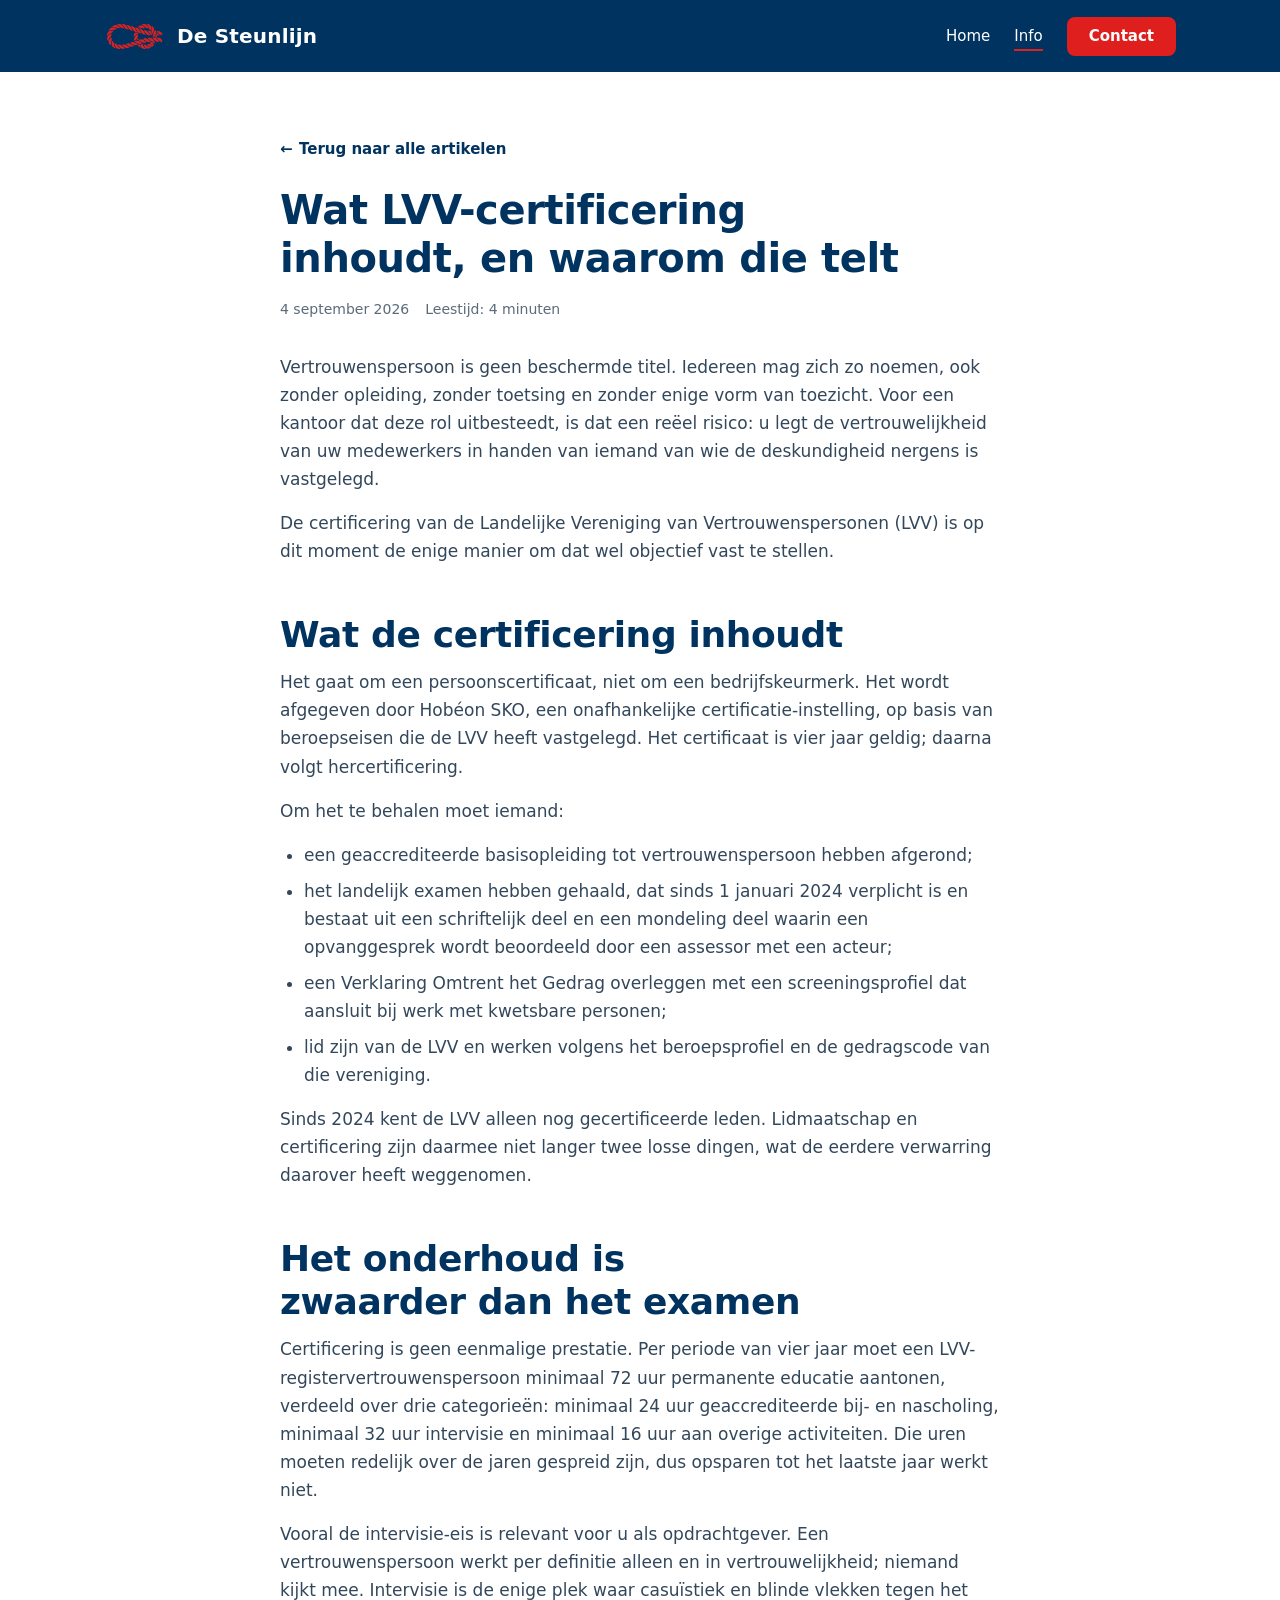
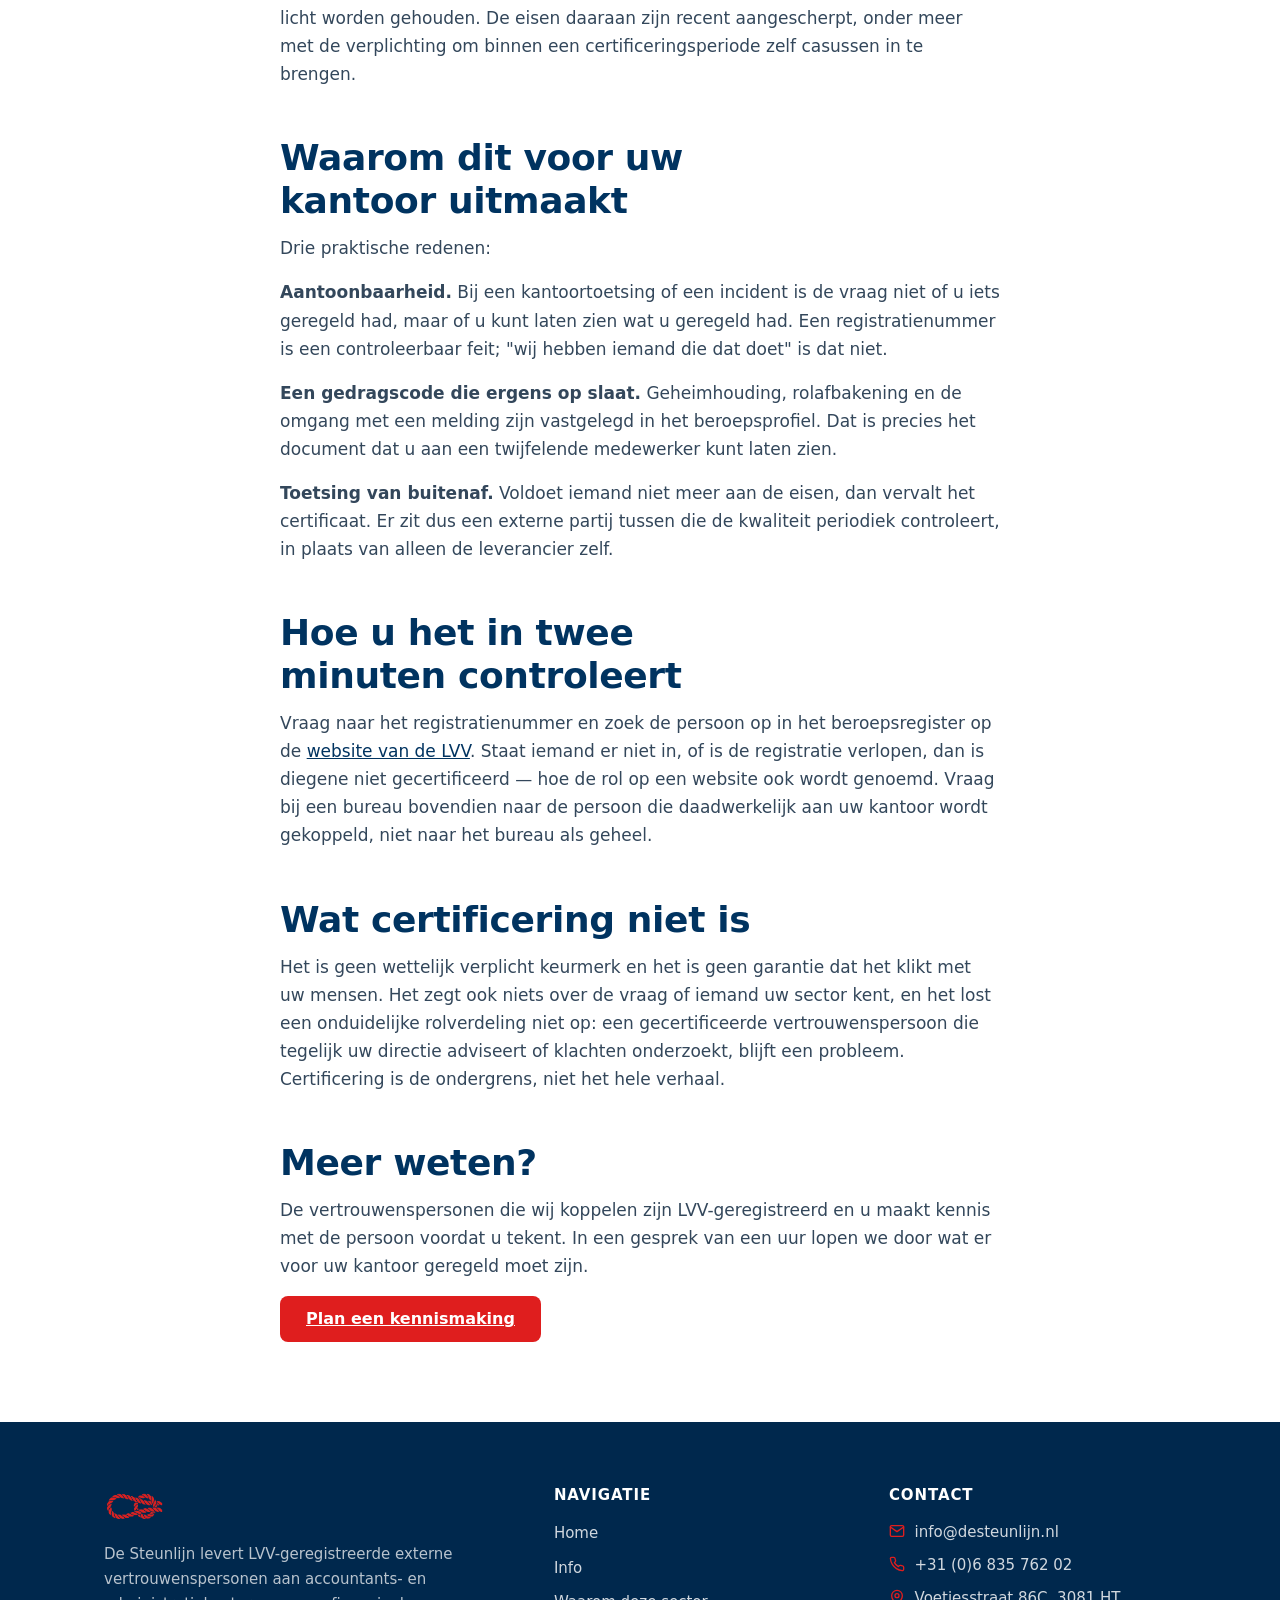
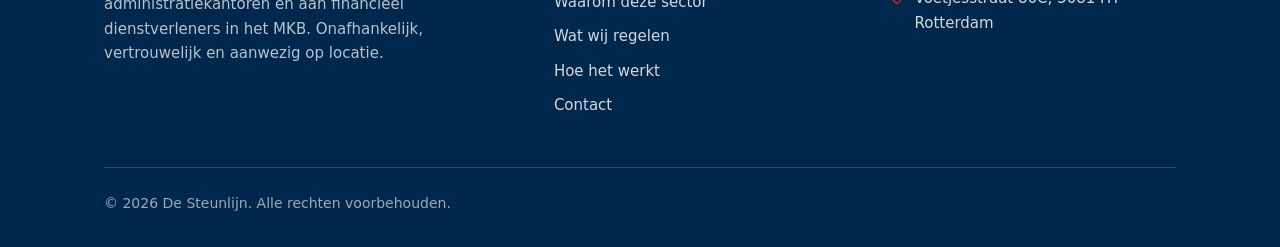
<file: lvv-certificering-vertrouwenspersoon.html>
<!DOCTYPE html>
<html lang="nl">
<head>
  <meta charset="UTF-8">
  <meta name="viewport" content="width=device-width, initial-scale=1.0">
  <title>Wat houdt LVV-certificering in, en waarom telt die? | De Steunlijn</title>
  <meta name="description" content="Vertrouwenspersoon is geen beschermde titel. De LVV-certificering is de enige manier om aantoonbaar vast te stellen dat iemand het vak beheerst. Wat de eisen zijn en hoe u ze controleert.">
  <meta name="robots" content="index, follow">
  <meta property="og:type" content="article">
  <meta property="og:site_name" content="De Steunlijn">
  <meta property="og:locale" content="nl_NL">
  <meta property="og:title" content="Wat houdt LVV-certificering in, en waarom telt die? | De Steunlijn">
  <meta property="og:description" content="Vertrouwenspersoon is geen beschermde titel. Wat de LVV-certificering precies inhoudt en hoe u als kantoor controleert of iemand er echt aan voldoet.">
  <!-- TODO: vervang de domeinnaam door de echte productie-URL -->
  <meta property="og:url" content="https://www.desteunlijn.nl/lvv-certificering-vertrouwenspersoon.html">
  <meta property="og:image" content="https://www.desteunlijn.nl/assets/logo.png">
  <link rel="icon" type="image/png" sizes="32x32" href="assets/favicon.png">
  <link rel="apple-touch-icon" href="assets/apple-touch-icon.png">
  <link rel="stylesheet" href="css/styles.css">
</head>
<body>
  <a class="skip-link" href="#main">Direct naar inhoud</a>

  <!-- ===================== Header / navigatie ===================== -->
  <header class="site-header" data-header>
    <div class="container site-header__inner">
      <a class="brand" href="index.html" aria-label="De Steunlijn — naar de homepage">
        <img class="brand__logo" src="assets/logo.png" alt="" width="1512" height="993">
        <span class="brand__name">De Steunlijn</span>
      </a>

      <button class="nav-toggle" type="button" data-nav-toggle aria-expanded="false" aria-controls="site-nav" aria-label="Menu openen">
        <svg class="nav-toggle__icon" viewBox="0 0 24 24" fill="none" stroke="currentColor" stroke-width="2" stroke-linecap="round" aria-hidden="true">
          <path d="M3 6h18M3 12h18M3 18h18"/>
        </svg>
      </button>

      <nav class="nav" id="site-nav" data-nav aria-label="Hoofdnavigatie">
        <ul class="nav__links">
          <li><a class="nav__link" href="index.html">Home</a></li>
          <li><a class="nav__link" href="info.html" aria-current="page">Info</a></li>
        </ul>
        <a class="btn btn--accent nav__cta" href="contact.html">Contact</a>
      </nav>
    </div>
  </header>

  <main id="main">

    <!-- ===================== Blogartikel ===================== -->
    <section class="section" aria-labelledby="post-title">
      <div class="container">
        <article class="blog-post">
          <a class="blog-post__back" href="info.html"><span aria-hidden="true">←</span> Terug naar alle artikelen</a>

          <h1 id="post-title">Wat LVV-certificering inhoudt, en waarom die telt</h1>

          <div class="blog-post__meta">
            <time datetime="2026-09-04">4 september 2026</time>
            <span>Leestijd: 4 minuten</span>
          </div>

          <div class="blog-post__body">
            <p>Vertrouwenspersoon is geen beschermde titel. Iedereen mag zich zo noemen, ook zonder opleiding, zonder toetsing en zonder enige vorm van toezicht. Voor een kantoor dat deze rol uitbesteedt, is dat een reëel risico: u legt de vertrouwelijkheid van uw medewerkers in handen van iemand van wie de deskundigheid nergens is vastgelegd.</p>
            <p>De certificering van de Landelijke Vereniging van Vertrouwenspersonen (LVV) is op dit moment de enige manier om dat wel objectief vast te stellen.</p>

            <h2>Wat de certificering inhoudt</h2>
            <p>Het gaat om een persoonscertificaat, niet om een bedrijfskeurmerk. Het wordt afgegeven door Hobéon SKO, een onafhankelijke certificatie-instelling, op basis van beroepseisen die de LVV heeft vastgelegd. Het certificaat is vier jaar geldig; daarna volgt hercertificering.</p>
            <p>Om het te behalen moet iemand:</p>
            <ul>
              <li>een geaccrediteerde basisopleiding tot vertrouwenspersoon hebben afgerond;</li>
              <li>het landelijk examen hebben gehaald, dat sinds 1 januari 2024 verplicht is en bestaat uit een schriftelijk deel en een mondeling deel waarin een opvanggesprek wordt beoordeeld door een assessor met een acteur;</li>
              <li>een Verklaring Omtrent het Gedrag overleggen met een screeningsprofiel dat aansluit bij werk met kwetsbare personen;</li>
              <li>lid zijn van de LVV en werken volgens het beroepsprofiel en de gedragscode van die vereniging.</li>
            </ul>
            <p>Sinds 2024 kent de LVV alleen nog gecertificeerde leden. Lidmaatschap en certificering zijn daarmee niet langer twee losse dingen, wat de eerdere verwarring daarover heeft weggenomen.</p>

            <h2>Het onderhoud is zwaarder dan het examen</h2>
            <p>Certificering is geen eenmalige prestatie. Per periode van vier jaar moet een LVV-registervertrouwenspersoon minimaal 72 uur permanente educatie aantonen, verdeeld over drie categorieën: minimaal 24 uur geaccrediteerde bij- en nascholing, minimaal 32 uur intervisie en minimaal 16 uur aan overige activiteiten. Die uren moeten redelijk over de jaren gespreid zijn, dus opsparen tot het laatste jaar werkt niet.</p>
            <p>Vooral de intervisie-eis is relevant voor u als opdrachtgever. Een vertrouwenspersoon werkt per definitie alleen en in vertrouwelijkheid; niemand kijkt mee. Intervisie is de enige plek waar casuïstiek en blinde vlekken tegen het licht worden gehouden. De eisen daaraan zijn recent aangescherpt, onder meer met de verplichting om binnen een certificeringsperiode zelf casussen in te brengen.</p>

            <h2>Waarom dit voor uw kantoor uitmaakt</h2>
            <p>Drie praktische redenen:</p>
            <p><strong>Aantoonbaarheid.</strong> Bij een kantoortoetsing of een incident is de vraag niet of u iets geregeld had, maar of u kunt laten zien wat u geregeld had. Een registratienummer is een controleerbaar feit; "wij hebben iemand die dat doet" is dat niet.</p>
            <p><strong>Een gedragscode die ergens op slaat.</strong> Geheimhouding, rolafbakening en de omgang met een melding zijn vastgelegd in het beroepsprofiel. Dat is precies het document dat u aan een twijfelende medewerker kunt laten zien.</p>
            <p><strong>Toetsing van buitenaf.</strong> Voldoet iemand niet meer aan de eisen, dan vervalt het certificaat. Er zit dus een externe partij tussen die de kwaliteit periodiek controleert, in plaats van alleen de leverancier zelf.</p>

            <h2>Hoe u het in twee minuten controleert</h2>
            <p>Vraag naar het registratienummer en zoek de persoon op in het beroepsregister op de <a href="https://www.lvvv.nl/certificering" target="_blank" rel="noopener">website van de LVV</a>. Staat iemand er niet in, of is de registratie verlopen, dan is diegene niet gecertificeerd — hoe de rol op een website ook wordt genoemd. Vraag bij een bureau bovendien naar de persoon die daadwerkelijk aan uw kantoor wordt gekoppeld, niet naar het bureau als geheel.</p>

            <h2>Wat certificering niet is</h2>
            <p>Het is geen wettelijk verplicht keurmerk en het is geen garantie dat het klikt met uw mensen. Het zegt ook niets over de vraag of iemand uw sector kent, en het lost een onduidelijke rolverdeling niet op: een gecertificeerde vertrouwenspersoon die tegelijk uw directie adviseert of klachten onderzoekt, blijft een probleem. Certificering is de ondergrens, niet het hele verhaal.</p>

            <h2>Meer weten?</h2>
            <p>De vertrouwenspersonen die wij koppelen zijn LVV-geregistreerd en u maakt kennis met de persoon voordat u tekent. In een gesprek van een uur lopen we door wat er voor uw kantoor geregeld moet zijn.</p>
            <p><a class="btn btn--accent" href="contact.html">Plan een kennismaking</a></p>
          </div>
        </article>
      </div>
    </section>

  </main>

  <!-- ===================== Footer ===================== -->
  <footer class="site-footer">
    <div class="container">
      <div class="site-footer__grid">
        <div class="site-footer__brand">
          <a class="brand" href="index.html" aria-label="De Steunlijn — naar de homepage">
            <img class="brand__logo" src="assets/logo.png" alt="Logo De Steunlijn" width="1512" height="993">
          </a>
          <p>De Steunlijn levert LVV-geregistreerde externe vertrouwenspersonen aan accountants- en administratiekantoren en aan financieel dienstverleners in het MKB. Onafhankelijk, vertrouwelijk en aanwezig op locatie.</p>
        </div>

        <nav aria-label="Footer navigatie">
          <h2>Navigatie</h2>
          <ul class="site-footer__list">
            <li><a href="index.html">Home</a></li>
            <li><a href="info.html">Info</a></li>
            <li><a href="index.html#waarom">Waarom deze sector</a></li>
            <li><a href="index.html#aanbod">Wat wij regelen</a></li>
            <li><a href="index.html#hoe-het-werkt">Hoe het werkt</a></li>
            <li><a href="contact.html">Contact</a></li>
          </ul>
        </nav>

        <div>
          <h2>Contact</h2>
          <ul class="site-footer__contact">
            <li>
              <svg viewBox="0 0 24 24" fill="none" stroke="currentColor" stroke-width="2" stroke-linecap="round" stroke-linejoin="round" aria-hidden="true"><path d="M4 4h16c1.1 0 2 .9 2 2v12c0 1.1-.9 2-2 2H4c-1.1 0-2-.9-2-2V6c0-1.1.9-2 2-2z"/><path d="m22 6-10 7L2 6"/></svg>
              <span>info@desteunlijn.nl</span>
            </li>
            <li>
              <svg viewBox="0 0 24 24" fill="none" stroke="currentColor" stroke-width="2" stroke-linecap="round" stroke-linejoin="round" aria-hidden="true"><path d="M22 16.92v3a2 2 0 0 1-2.18 2 19.79 19.79 0 0 1-8.63-3.07 19.5 19.5 0 0 1-6-6 19.79 19.79 0 0 1-3.07-8.67A2 2 0 0 1 4.11 2h3a2 2 0 0 1 2 1.72c.127.96.361 1.903.7 2.81a2 2 0 0 1-.45 2.11L8.09 9.91a16 16 0 0 0 6 6l1.27-1.27a2 2 0 0 1 2.11-.45c.907.339 1.85.573 2.81.7A2 2 0 0 1 22 16.92z"/></svg>
              <span>+31 (0)6 835 762 02</span>
            </li>
            <li>
              <svg viewBox="0 0 24 24" fill="none" stroke="currentColor" stroke-width="2" stroke-linecap="round" stroke-linejoin="round" aria-hidden="true"><path d="M20 10c0 6-8 12-8 12s-8-6-8-12a8 8 0 0 1 16 0z"/><circle cx="12" cy="10" r="3"/></svg>
              <span>Voetjesstraat 86C, 3081 HT Rotterdam</span>
            </li>
          </ul>
        </div>
      </div>

      <div class="site-footer__bottom">
        <p>© <span data-year>2026</span> De Steunlijn. Alle rechten voorbehouden.</p>
      </div>
    </div>
  </footer>

  <script src="js/main.js"></script>
</body>
</html>
</file>
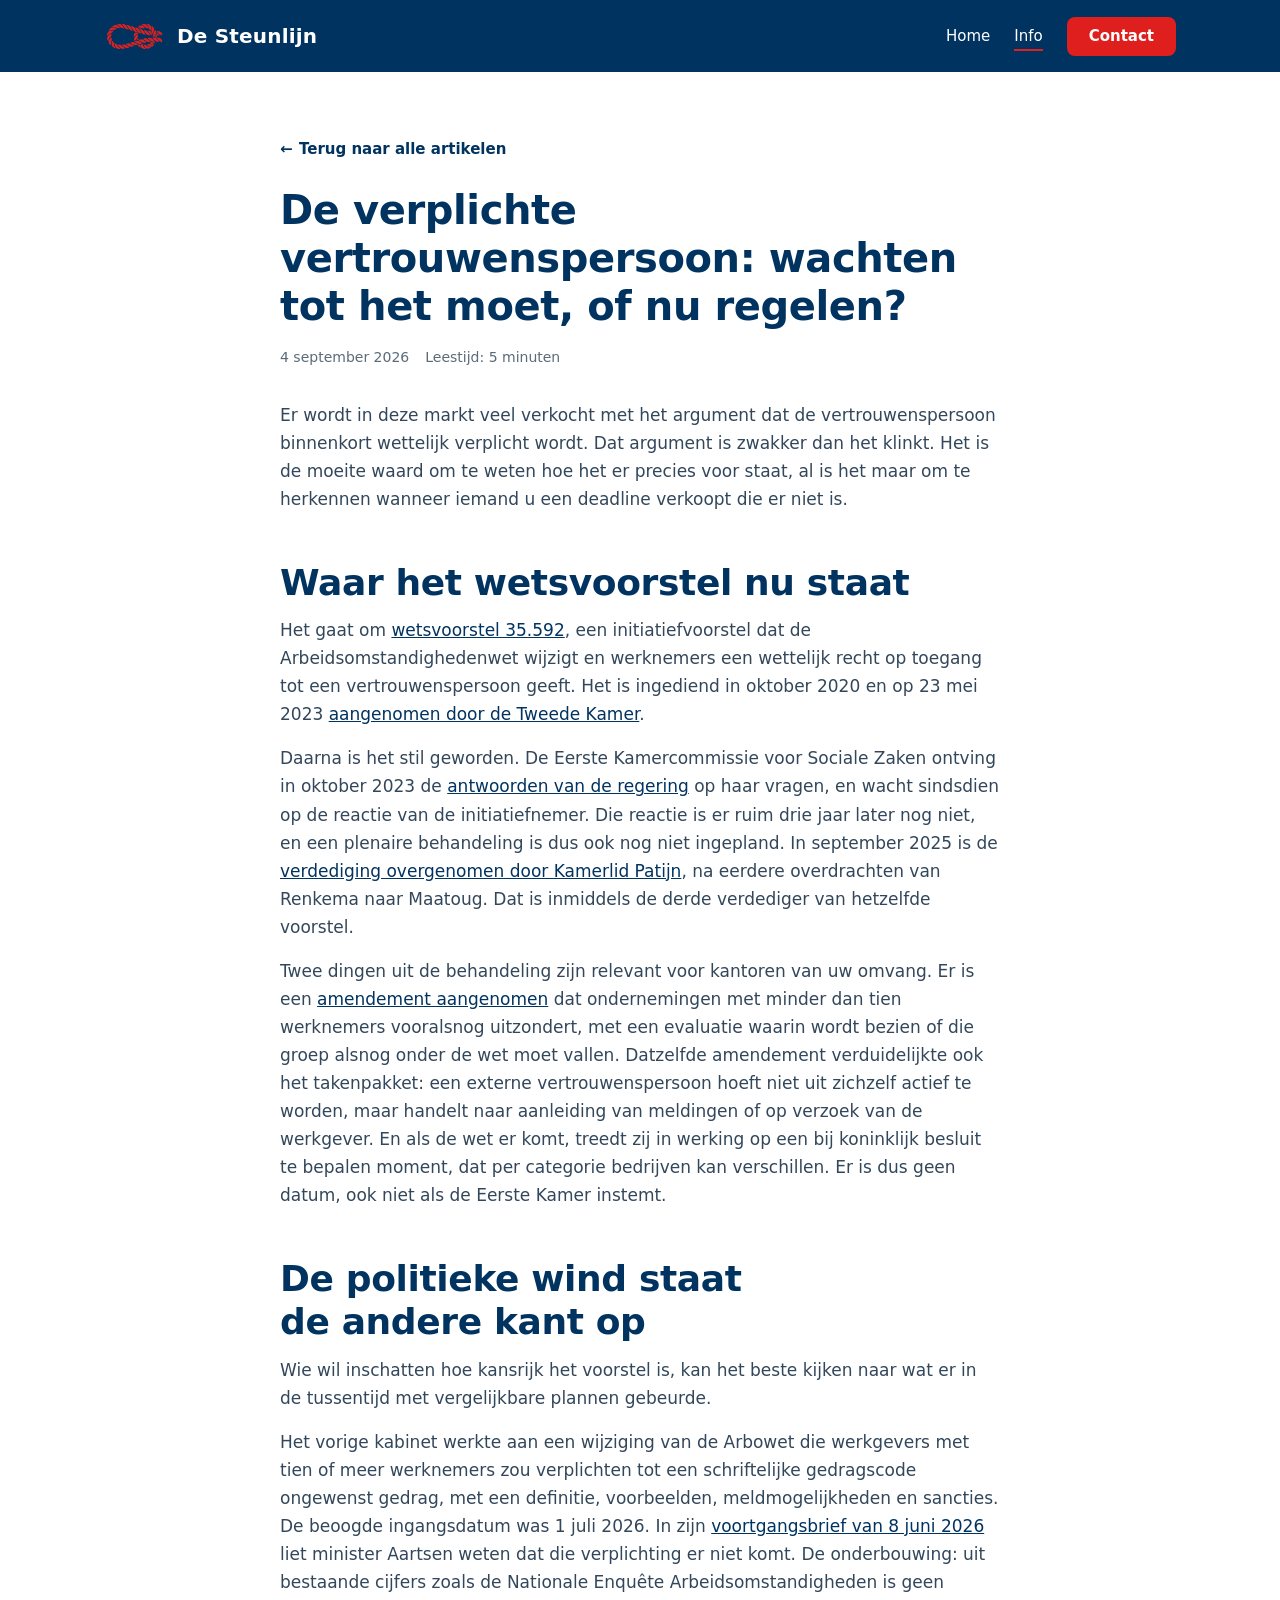
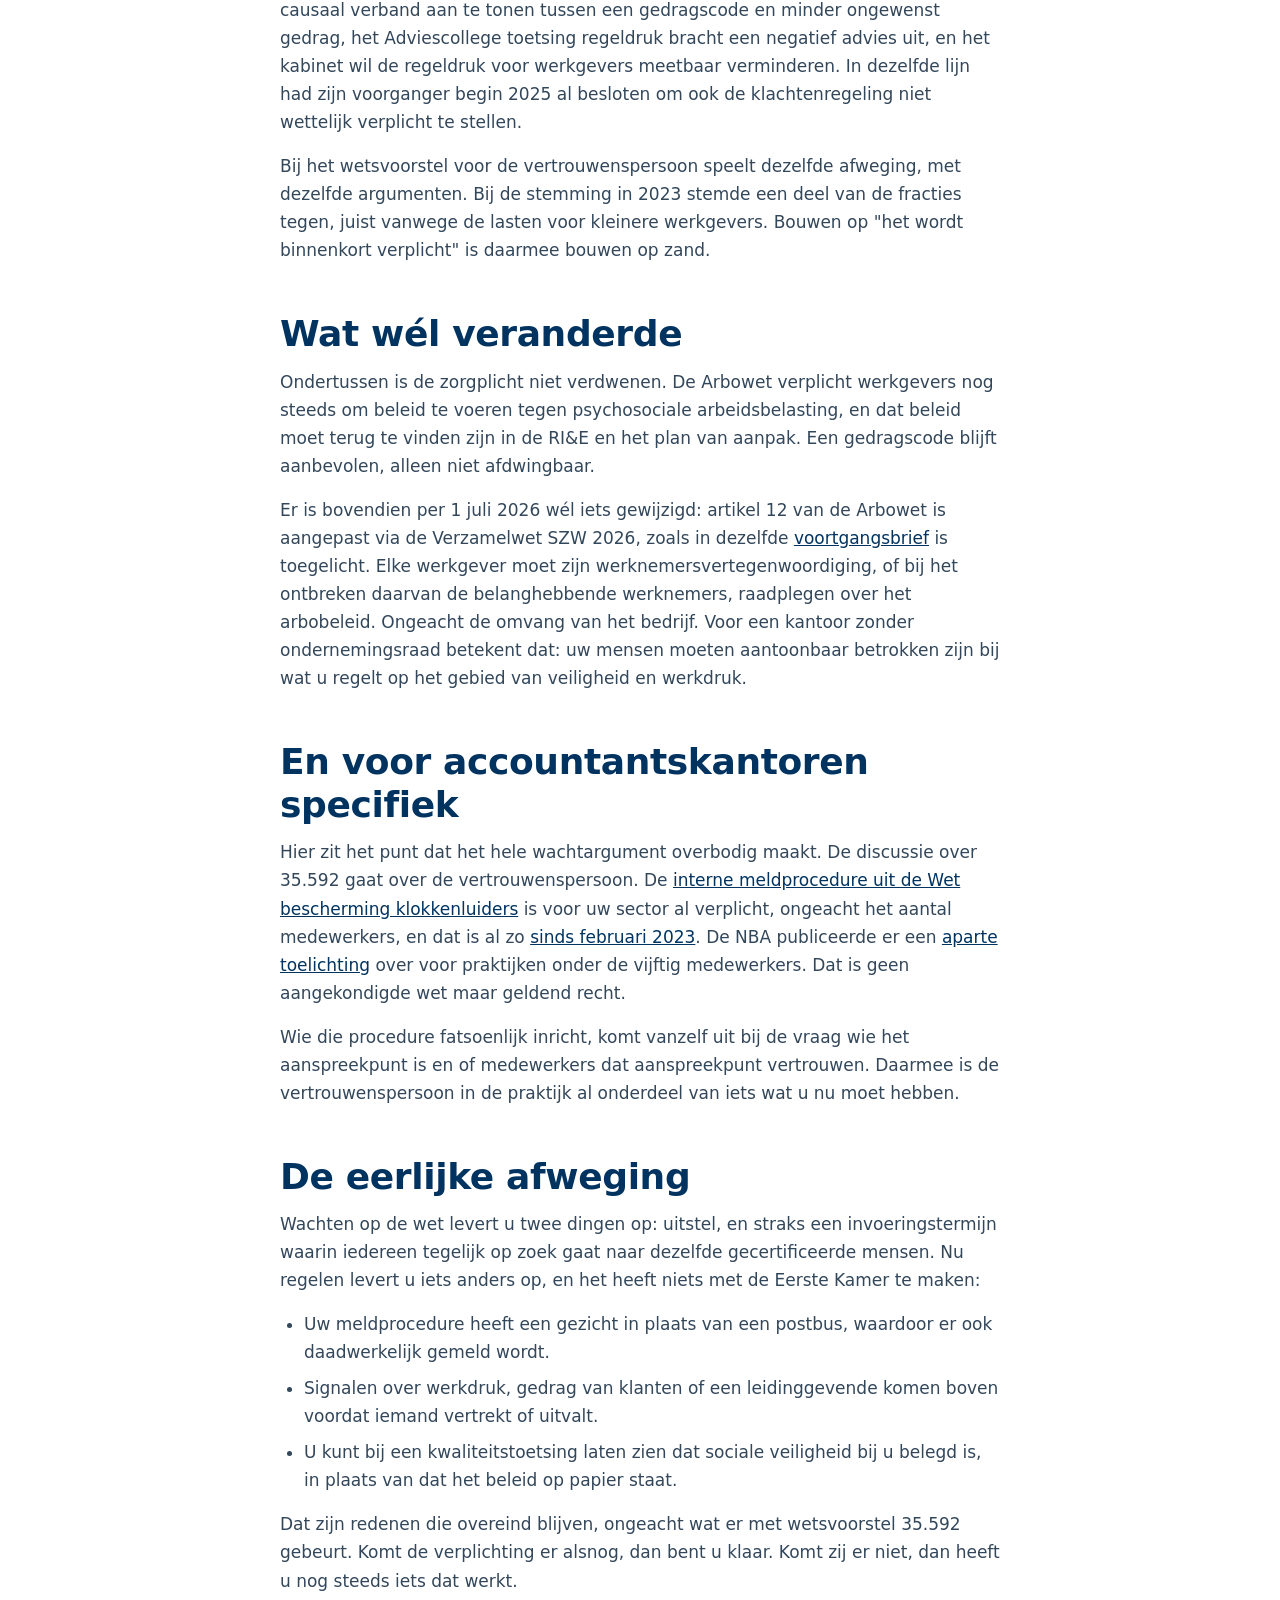
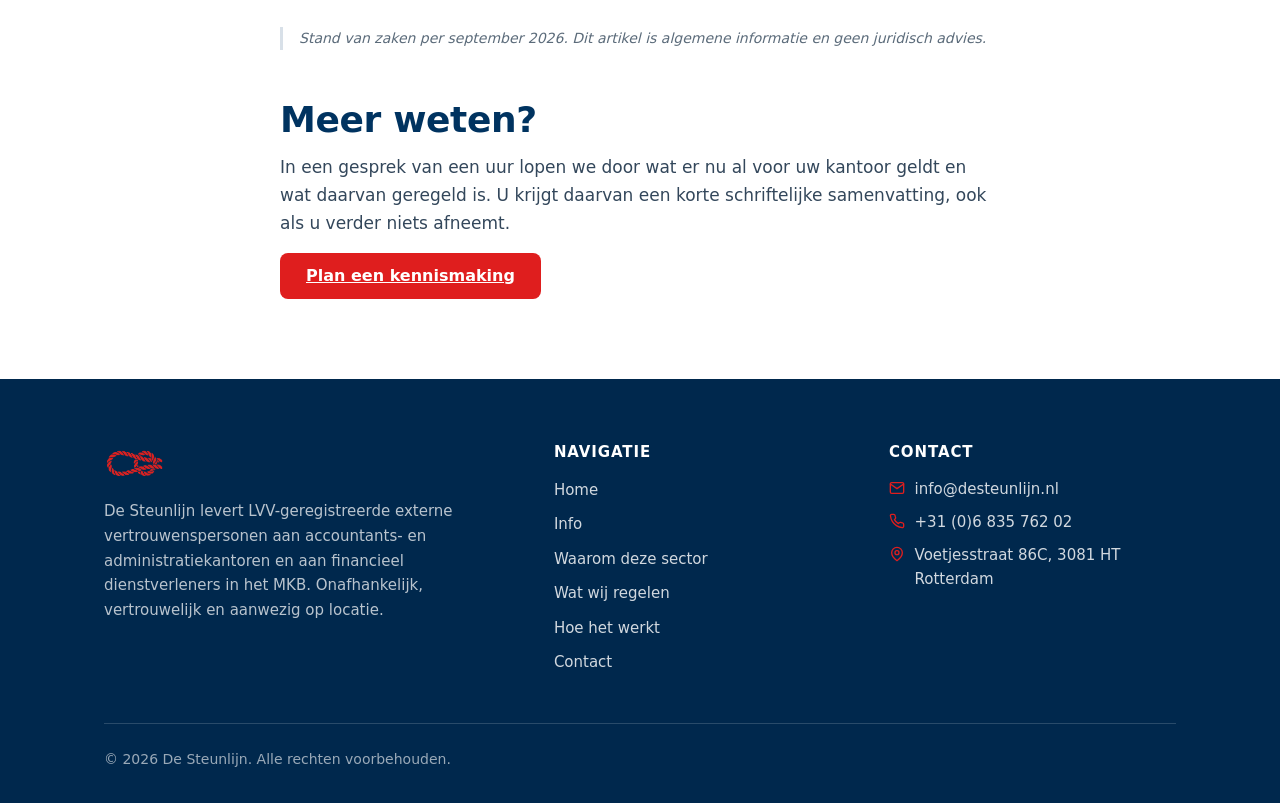
<file: verplichte-vertrouwenspersoon-wetsvoorstel.html>
<!DOCTYPE html>
<html lang="nl">
<head>
  <meta charset="UTF-8">
  <meta name="viewport" content="width=device-width, initial-scale=1.0">
  <title>De verplichte vertrouwenspersoon: wachten of nu regelen? | De Steunlijn</title>
  <meta name="description" content="Het wetsvoorstel voor een verplichte vertrouwenspersoon ligt sinds 2023 bij de Eerste Kamer. Tegelijk schrapte het kabinet de verplichte gedragscode. Wat betekent dat voor uw kantoor?">
  <meta name="robots" content="index, follow">
  <meta property="og:type" content="article">
  <meta property="og:site_name" content="De Steunlijn">
  <meta property="og:locale" content="nl_NL">
  <meta property="og:title" content="De verplichte vertrouwenspersoon: wachten of nu regelen? | De Steunlijn">
  <meta property="og:description" content="Wetsvoorstel 35.592 ligt al ruim drie jaar bij de Eerste Kamer en de verplichte gedragscode is geschrapt. Waarom wachten op de wet een slecht uitgangspunt is.">
  <!-- TODO: vervang de domeinnaam door de echte productie-URL -->
  <meta property="og:url" content="https://www.desteunlijn.nl/verplichte-vertrouwenspersoon-wetsvoorstel.html">
  <meta property="og:image" content="https://www.desteunlijn.nl/assets/logo.png">
  <link rel="icon" type="image/png" sizes="32x32" href="assets/favicon.png">
  <link rel="apple-touch-icon" href="assets/apple-touch-icon.png">
  <link rel="stylesheet" href="css/styles.css">
</head>
<body>
  <a class="skip-link" href="#main">Direct naar inhoud</a>

  <!-- ===================== Header / navigatie ===================== -->
  <header class="site-header" data-header>
    <div class="container site-header__inner">
      <a class="brand" href="index.html" aria-label="De Steunlijn — naar de homepage">
        <img class="brand__logo" src="assets/logo.png" alt="" width="1512" height="993">
        <span class="brand__name">De Steunlijn</span>
      </a>

      <button class="nav-toggle" type="button" data-nav-toggle aria-expanded="false" aria-controls="site-nav" aria-label="Menu openen">
        <svg class="nav-toggle__icon" viewBox="0 0 24 24" fill="none" stroke="currentColor" stroke-width="2" stroke-linecap="round" aria-hidden="true">
          <path d="M3 6h18M3 12h18M3 18h18"/>
        </svg>
      </button>

      <nav class="nav" id="site-nav" data-nav aria-label="Hoofdnavigatie">
        <ul class="nav__links">
          <li><a class="nav__link" href="index.html">Home</a></li>
          <li><a class="nav__link" href="info.html" aria-current="page">Info</a></li>
        </ul>
        <a class="btn btn--accent nav__cta" href="contact.html">Contact</a>
      </nav>
    </div>
  </header>

  <main id="main">

    <!-- ===================== Blogartikel ===================== -->
    <section class="section" aria-labelledby="post-title">
      <div class="container">
        <article class="blog-post">
          <a class="blog-post__back" href="info.html"><span aria-hidden="true">←</span> Terug naar alle artikelen</a>

          <h1 id="post-title">De verplichte vertrouwenspersoon: wachten tot het moet, of nu regelen?</h1>

          <div class="blog-post__meta">
            <time datetime="2026-09-04">4 september 2026</time>
            <span>Leestijd: 5 minuten</span>
          </div>

          <div class="blog-post__body">
            <p>Er wordt in deze markt veel verkocht met het argument dat de vertrouwenspersoon binnenkort wettelijk verplicht wordt. Dat argument is zwakker dan het klinkt. Het is de moeite waard om te weten hoe het er precies voor staat, al is het maar om te herkennen wanneer iemand u een deadline verkoopt die er niet is.</p>

            <h2>Waar het wetsvoorstel nu staat</h2>
            <p>Het gaat om <a href="https://www.eerstekamer.nl/wetsvoorstel/35592_initiatiefvoorstel_patijn" target="_blank" rel="noopener">wetsvoorstel 35.592</a>, een initiatiefvoorstel dat de Arbeidsomstandighedenwet wijzigt en werknemers een wettelijk recht op toegang tot een vertrouwenspersoon geeft. Het is ingediend in oktober 2020 en op 23 mei 2023 <a href="https://www.eerstekamer.nl/behandeling/20230523/stemmingsoverzicht_tweede_kamer_2" target="_blank" rel="noopener">aangenomen door de Tweede Kamer</a>.</p>
            <p>Daarna is het stil geworden. De Eerste Kamercommissie voor Sociale Zaken ontving in oktober 2023 de <a href="https://zoek.officielebekendmakingen.nl/kst-35592-C.html" target="_blank" rel="noopener">antwoorden van de regering</a> op haar vragen, en wacht sindsdien op de reactie van de initiatiefnemer. Die reactie is er ruim drie jaar later nog niet, en een plenaire behandeling is dus ook nog niet ingepland. In september 2025 is de <a href="https://www.eerstekamer.nl/behandeling/20250909/brief_van_de_voorzitter_van_de" target="_blank" rel="noopener">verdediging overgenomen door Kamerlid Patijn</a>, na eerdere overdrachten van Renkema naar Maatoug. Dat is inmiddels de derde verdediger van hetzelfde voorstel.</p>
            <p>Twee dingen uit de behandeling zijn relevant voor kantoren van uw omvang. Er is een <a href="https://www.eerstekamer.nl/behandeling/20230523/nader_gewijzigd_amendement_van_het/document3/f=/vm3bdoxh5qxs.pdf" target="_blank" rel="noopener">amendement aangenomen</a> dat ondernemingen met minder dan tien werknemers vooralsnog uitzondert, met een evaluatie waarin wordt bezien of die groep alsnog onder de wet moet vallen. Datzelfde amendement verduidelijkte ook het takenpakket: een externe vertrouwenspersoon hoeft niet uit zichzelf actief te worden, maar handelt naar aanleiding van meldingen of op verzoek van de werkgever. En als de wet er komt, treedt zij in werking op een bij koninklijk besluit te bepalen moment, dat per categorie bedrijven kan verschillen. Er is dus geen datum, ook niet als de Eerste Kamer instemt.</p>

            <h2>De politieke wind staat de andere kant op</h2>
            <p>Wie wil inschatten hoe kansrijk het voorstel is, kan het beste kijken naar wat er in de tussentijd met vergelijkbare plannen gebeurde.</p>
            <p>Het vorige kabinet werkte aan een wijziging van de Arbowet die werkgevers met tien of meer werknemers zou verplichten tot een schriftelijke gedragscode ongewenst gedrag, met een definitie, voorbeelden, meldmogelijkheden en sancties. De beoogde ingangsdatum was 1 juli 2026. In zijn <a href="https://www.tweedekamer.nl/kamerstukken/brieven_regering/detail?did=2026D27900&amp;id=2026Z12293" target="_blank" rel="noopener">voortgangsbrief van 8 juni 2026</a> liet minister Aartsen weten dat die verplichting er niet komt. De onderbouwing: uit bestaande cijfers zoals de Nationale Enquête Arbeidsomstandigheden is geen causaal verband aan te tonen tussen een gedragscode en minder ongewenst gedrag, het Adviescollege toetsing regeldruk bracht een negatief advies uit, en het kabinet wil de regeldruk voor werkgevers meetbaar verminderen. In dezelfde lijn had zijn voorganger begin 2025 al besloten om ook de klachtenregeling niet wettelijk verplicht te stellen.</p>
            <p>Bij het wetsvoorstel voor de vertrouwenspersoon speelt dezelfde afweging, met dezelfde argumenten. Bij de stemming in 2023 stemde een deel van de fracties tegen, juist vanwege de lasten voor kleinere werkgevers. Bouwen op "het wordt binnenkort verplicht" is daarmee bouwen op zand.</p>

            <h2>Wat wél veranderde</h2>
            <p>Ondertussen is de zorgplicht niet verdwenen. De Arbowet verplicht werkgevers nog steeds om beleid te voeren tegen psychosociale arbeidsbelasting, en dat beleid moet terug te vinden zijn in de RI&amp;E en het plan van aanpak. Een gedragscode blijft aanbevolen, alleen niet afdwingbaar.</p>
            <p>Er is bovendien per 1 juli 2026 wél iets gewijzigd: artikel 12 van de Arbowet is aangepast via de Verzamelwet SZW 2026, zoals in dezelfde <a href="https://www.tweedekamer.nl/kamerstukken/brieven_regering/detail?did=2026D27900&amp;id=2026Z12293" target="_blank" rel="noopener">voortgangsbrief</a> is toegelicht. Elke werkgever moet zijn werknemersvertegenwoordiging, of bij het ontbreken daarvan de belanghebbende werknemers, raadplegen over het arbobeleid. Ongeacht de omvang van het bedrijf. Voor een kantoor zonder ondernemingsraad betekent dat: uw mensen moeten aantoonbaar betrokken zijn bij wat u regelt op het gebied van veiligheid en werkdruk.</p>

            <h2>En voor accountantskantoren specifiek</h2>
            <p>Hier zit het punt dat het hele wachtargument overbodig maakt. De discussie over 35.592 gaat over de vertrouwenspersoon. De <a href="klokkenluidersregeling-accountantskantoren.html">interne meldprocedure uit de Wet bescherming klokkenluiders</a> is voor uw sector al verplicht, ongeacht het aantal medewerkers, en dat is al zo <a href="https://www.huisvoorklokkenluiders.nl/wet-en-regelgeving/informatie-voor-werkgevers" target="_blank" rel="noopener">sinds februari 2023</a>. De NBA publiceerde er een <a href="https://www.nba.nl/tools-en-ondersteuning/faqs-en-helpdesk/faqs-klokkenluidersregeling-accountantspraktijken-met-minder-dan-50-medewerkers/" target="_blank" rel="noopener">aparte toelichting</a> over voor praktijken onder de vijftig medewerkers. Dat is geen aangekondigde wet maar geldend recht.</p>
            <p>Wie die procedure fatsoenlijk inricht, komt vanzelf uit bij de vraag wie het aanspreekpunt is en of medewerkers dat aanspreekpunt vertrouwen. Daarmee is de vertrouwenspersoon in de praktijk al onderdeel van iets wat u nu moet hebben.</p>

            <h2>De eerlijke afweging</h2>
            <p>Wachten op de wet levert u twee dingen op: uitstel, en straks een invoeringstermijn waarin iedereen tegelijk op zoek gaat naar dezelfde gecertificeerde mensen. Nu regelen levert u iets anders op, en het heeft niets met de Eerste Kamer te maken:</p>
            <ul>
              <li>Uw meldprocedure heeft een gezicht in plaats van een postbus, waardoor er ook daadwerkelijk gemeld wordt.</li>
              <li>Signalen over werkdruk, gedrag van klanten of een leidinggevende komen boven voordat iemand vertrekt of uitvalt.</li>
              <li>U kunt bij een kwaliteitstoetsing laten zien dat sociale veiligheid bij u belegd is, in plaats van dat het beleid op papier staat.</li>
            </ul>
            <p>Dat zijn redenen die overeind blijven, ongeacht wat er met wetsvoorstel 35.592 gebeurt. Komt de verplichting er alsnog, dan bent u klaar. Komt zij er niet, dan heeft u nog steeds iets dat werkt.</p>

            <p class="blog-post__note"><em>Stand van zaken per september 2026. Dit artikel is algemene informatie en geen juridisch advies.</em></p>

            <h2>Meer weten?</h2>
            <p>In een gesprek van een uur lopen we door wat er nu al voor uw kantoor geldt en wat daarvan geregeld is. U krijgt daarvan een korte schriftelijke samenvatting, ook als u verder niets afneemt.</p>
            <p><a class="btn btn--accent" href="contact.html">Plan een kennismaking</a></p>
          </div>
        </article>
      </div>
    </section>

  </main>

  <!-- ===================== Footer ===================== -->
  <footer class="site-footer">
    <div class="container">
      <div class="site-footer__grid">
        <div class="site-footer__brand">
          <a class="brand" href="index.html" aria-label="De Steunlijn — naar de homepage">
            <img class="brand__logo" src="assets/logo.png" alt="Logo De Steunlijn" width="1512" height="993">
          </a>
          <p>De Steunlijn levert LVV-geregistreerde externe vertrouwenspersonen aan accountants- en administratiekantoren en aan financieel dienstverleners in het MKB. Onafhankelijk, vertrouwelijk en aanwezig op locatie.</p>
        </div>

        <nav aria-label="Footer navigatie">
          <h2>Navigatie</h2>
          <ul class="site-footer__list">
            <li><a href="index.html">Home</a></li>
            <li><a href="info.html">Info</a></li>
            <li><a href="index.html#waarom">Waarom deze sector</a></li>
            <li><a href="index.html#aanbod">Wat wij regelen</a></li>
            <li><a href="index.html#hoe-het-werkt">Hoe het werkt</a></li>
            <li><a href="contact.html">Contact</a></li>
          </ul>
        </nav>

        <div>
          <h2>Contact</h2>
          <ul class="site-footer__contact">
            <li>
              <svg viewBox="0 0 24 24" fill="none" stroke="currentColor" stroke-width="2" stroke-linecap="round" stroke-linejoin="round" aria-hidden="true"><path d="M4 4h16c1.1 0 2 .9 2 2v12c0 1.1-.9 2-2 2H4c-1.1 0-2-.9-2-2V6c0-1.1.9-2 2-2z"/><path d="m22 6-10 7L2 6"/></svg>
              <span>info@desteunlijn.nl</span>
            </li>
            <li>
              <svg viewBox="0 0 24 24" fill="none" stroke="currentColor" stroke-width="2" stroke-linecap="round" stroke-linejoin="round" aria-hidden="true"><path d="M22 16.92v3a2 2 0 0 1-2.18 2 19.79 19.79 0 0 1-8.63-3.07 19.5 19.5 0 0 1-6-6 19.79 19.79 0 0 1-3.07-8.67A2 2 0 0 1 4.11 2h3a2 2 0 0 1 2 1.72c.127.96.361 1.903.7 2.81a2 2 0 0 1-.45 2.11L8.09 9.91a16 16 0 0 0 6 6l1.27-1.27a2 2 0 0 1 2.11-.45c.907.339 1.85.573 2.81.7A2 2 0 0 1 22 16.92z"/></svg>
              <span>+31 (0)6 835 762 02</span>
            </li>
            <li>
              <svg viewBox="0 0 24 24" fill="none" stroke="currentColor" stroke-width="2" stroke-linecap="round" stroke-linejoin="round" aria-hidden="true"><path d="M20 10c0 6-8 12-8 12s-8-6-8-12a8 8 0 0 1 16 0z"/><circle cx="12" cy="10" r="3"/></svg>
              <span>Voetjesstraat 86C, 3081 HT Rotterdam</span>
            </li>
          </ul>
        </div>
      </div>

      <div class="site-footer__bottom">
        <p>© <span data-year>2026</span> De Steunlijn. Alle rechten voorbehouden.</p>
      </div>
    </div>
  </footer>

  <script src="js/main.js"></script>
</body>
</html>
</file>
<file: css/styles.css>
/* ==========================================================================
   De Steunlijn — styles.css
   --------------------------------------------------------------------------
   Inhoudsopgave
   1.  Design tokens (kleuren, typografie, spacing)
   2.  Reset & basis
   3.  Typografie
   4.  Layout (container, secties, section-head)
   5.  Knoppen
   6.  Touw-motief (rope-divider, knot-list, step-ring)
   7.  Header & navigatie
   8.  Hero
   9.  Sectie: waarom
   10. Sectie: aanbod
   11. Sectie: hoe het werkt
   12. Sectie: vertrouwen / autoriteit
   13. CTA-banner
   14. Footer
   15. Contactpagina (formulier)
   16. Utilities
   17. Responsive
   18. Toegankelijkheid (focus, reduced motion, skip-link)
   19. Blog
   ========================================================================== */

/* 1. Design tokens
   ========================================================================== */
:root {
  /* Kleuren */
  --white: #FFFFFF;
  --blue: #003360;          /* primair donkerblauw */
  --blue-800: #00284d;      /* donkerder blauw (hover / footer) */
  --blue-50: #eef3f8;       /* lichtblauwe tint (achtergrond) */
  --blue-100: #dbe6f0;      /* lichtblauw (randen op tint) */
  --red: #DF1E1E;           /* accentrood */
  --red-700: #b81717;       /* donkerder rood (hover) */
  --red-50: #fbeaea;        /* lichtrode tint */

  /* Tekstkleuren */
  --ink: #003360;           /* koppen */
  --body: #33475b;          /* lopende tekst */
  --muted: #5b6b7a;         /* gedempte tekst (contrast ≥ 4.5:1 op wit) */

  /* Randen & lijnen */
  --line: #d8e0e8;
  --line-strong: #b9c6d2;

  /* Typografie */
  --font-sans: "Segoe UI", "Segoe UI Variable", system-ui, -apple-system,
    "Helvetica Neue", Arial, sans-serif;

  /* Layout */
  --maxw: 1120px;
  --radius: 8px;
  --radius-sm: 6px;

  /* Schaduwen */
  --shadow-sm: 0 1px 2px rgba(0, 51, 96, 0.08);
  --shadow-md: 0 8px 24px rgba(0, 51, 96, 0.10);
  --shadow-lg: 0 16px 40px rgba(0, 51, 96, 0.14);

  /* Spacing-schaal */
  --space-1: 0.25rem;
  --space-2: 0.5rem;
  --space-3: 0.75rem;
  --space-4: 1rem;
  --space-5: 1.5rem;
  --space-6: 2rem;
  --space-7: 3rem;
  --space-8: 4rem;
  --space-9: 6rem;
}

/* 2. Reset & basis
   ========================================================================== */
*,
*::before,
*::after {
  box-sizing: border-box;
}

* {
  margin: 0;
}

html {
  scroll-behavior: smooth;
  -webkit-text-size-adjust: 100%;
}

body {
  font-family: var(--font-sans);
  font-size: 1rem;
  line-height: 1.65;
  color: var(--body);
  background: var(--white);
  -webkit-font-smoothing: antialiased;
  text-rendering: optimizeLegibility;
}

img,
svg,
video {
  display: block;
  max-width: 100%;
  height: auto;
}

a {
  color: var(--blue);
  text-decoration: none;
}

a:hover {
  color: var(--red);
}

button {
  font: inherit;
  cursor: pointer;
}

/* 3. Typografie
   ========================================================================== */
h1,
h2,
h3,
h4 {
  color: var(--ink);
  line-height: 1.2;
  font-weight: 700;
  letter-spacing: -0.01em;
  text-wrap: balance;
}

h1 {
  font-size: clamp(2rem, 4.5vw, 3.25rem);
}

h2 {
  font-size: clamp(1.5rem, 3vw, 2.25rem);
}

h3 {
  font-size: 1.125rem;
}

p {
  max-width: 65ch;
}

/* 4. Layout
   ========================================================================== */
.container {
  width: 100%;
  max-width: var(--maxw);
  margin-inline: auto;
  padding-inline: 1.5rem;
}

.section {
  padding-block: var(--space-8);
}

.section--tint {
  background: var(--blue-50);
}

.section--blue {
  background: var(--blue);
  color: var(--white);
}

.section--blue h2,
.section--blue h3 {
  color: var(--white);
}

.section-head {
  max-width: 760px;
  margin-bottom: var(--space-6);
}

.section-head h2 {
  margin-bottom: var(--space-3);
}

.section-head p {
  color: var(--muted);
}

.section--blue .section-head p {
  color: rgba(255, 255, 255, 0.82);
}

/* 5. Knoppen
   ========================================================================== */
.btn {
  display: inline-flex;
  align-items: center;
  justify-content: center;
  gap: 0.5rem;
  padding: 0.8125rem 1.5rem;
  border-radius: var(--radius);
  font-weight: 600;
  font-size: 1rem;
  line-height: 1;
  border: 2px solid transparent;
  text-decoration: none;
  transition: background-color 0.15s ease, color 0.15s ease,
    border-color 0.15s ease, transform 0.15s ease;
}

.btn:active {
  transform: translateY(1px);
}

.btn--accent {
  background: var(--red);
  color: var(--white);
}

.btn--accent:hover {
  background: var(--red-700);
  color: var(--white);
}

.btn--ghost {
  background: transparent;
  color: var(--blue);
  border-color: var(--blue);
}

.btn--ghost:hover {
  background: var(--blue);
  color: var(--white);
}

.btn--lg {
  padding: 1rem 1.75rem;
  font-size: 1.0625rem;
}

/* 6. Touw-motief
   ========================================================================== */
/* Divider tussen secties: lijn met een knoop in het midden */
.rope-divider {
  display: flex;
  align-items: center;
  gap: 1rem;
  margin-block: var(--space-6);
  color: var(--red);
}

.rope-divider::before,
.rope-divider::after {
  content: "";
  flex: 1;
  height: 2px;
  border-radius: 1px;
  background: repeating-linear-gradient(
    -45deg,
    var(--red) 0 2px,
    transparent 2px 5px
  );
  opacity: 0.45;
}

.rope-divider__knot {
  flex: none;
  width: 22px;
  height: 22px;
}

/* Lijst met knoop-icoon in plaats van standaard bullet */
.knot-list {
  list-style: none;
  padding: 0;
  margin: 0;
  display: grid;
  gap: var(--space-4);
}

.knot-list li {
  position: relative;
  padding-left: 2rem;
}

.knot-list li::before {
  content: "";
  position: absolute;
  left: 0;
  top: 0.3em;
  width: 1.25rem;
  height: 1.25rem;
  background-image: url("data:image/svg+xml,%3Csvg xmlns='http://www.w3.org/2000/svg' viewBox='0 0 24 24' fill='none' stroke='%23DF1E1E' stroke-width='1.7' stroke-linecap='round' stroke-linejoin='round'%3E%3Cpath d='M12 4a5 5 0 0 1 5 5c0 2-1.3 3-2.8 3.8L11 14.6'/%3E%3Cpath d='M12 4a5 5 0 0 0-5 5c0 2 1.3 3 2.8 3.8L13 14.6'/%3E%3Ccircle cx='12' cy='17.5' r='1.5' fill='%23DF1E1E' stroke='none'/%3E%3C/svg%3E");
  background-size: contain;
  background-repeat: no-repeat;
}

/* 7. Header & navigatie
   ========================================================================== */
.site-header {
  position: sticky;
  top: 0;
  z-index: 50;
  background: var(--blue);
  color: var(--white);
  box-shadow: 0 0 0 rgba(0, 0, 0, 0);
  transition: box-shadow 0.2s ease;
}

.site-header.is-scrolled {
  box-shadow: var(--shadow-md);
}

.site-header__inner {
  display: flex;
  align-items: center;
  justify-content: space-between;
  gap: var(--space-4);
  min-height: 72px;
}

.brand {
  display: inline-flex;
  align-items: center;
  gap: 12px;
  line-height: 0;
  text-decoration: none;
}

.brand__logo {
  height: 40px;
  width: auto;
  object-fit: contain;
}

.brand__name {
  color: var(--white);
  font-size: 1.25rem;
  font-weight: 700;
  line-height: 1;
  letter-spacing: 0.01em;
  white-space: nowrap;
}

.nav {
  display: flex;
  align-items: center;
  gap: var(--space-5);
}

.nav__links {
  display: flex;
  align-items: center;
  gap: var(--space-5);
  list-style: none;
  padding: 0;
  margin: 0;
}

.nav__link {
  color: var(--white);
  font-weight: 500;
  font-size: 0.9375rem;
  padding: 0.25rem 0;
  position: relative;
}

.nav__link:hover {
  color: var(--white);
}

.nav__link::after {
  content: "";
  position: absolute;
  left: 0;
  bottom: -2px;
  width: 100%;
  height: 2px;
  background: var(--red);
  transform: scaleX(0);
  transform-origin: left;
  transition: transform 0.18s ease;
}

.nav__link:hover::after,
.nav__link[aria-current="page"]::after {
  transform: scaleX(1);
}

.nav__cta {
  padding: 0.625rem 1.25rem;
  font-size: 0.9375rem;
}

.nav-toggle {
  display: none;
  background: transparent;
  border: 0;
  color: var(--white);
  padding: 0.5rem;
  border-radius: var(--radius-sm);
}

.nav-toggle:hover {
  background: rgba(255, 255, 255, 0.12);
}

.nav-toggle__icon {
  width: 24px;
  height: 24px;
}

/* 8. Hero
   ========================================================================== */
.hero {
  background: linear-gradient(180deg, #f4f8fb 0%, var(--white) 100%);
  padding-block: var(--space-8) var(--space-9);
  overflow: hidden;
}

.hero__inner {
  display: grid;
  grid-template-columns: 1.1fr 0.9fr;
  gap: var(--space-7);
  align-items: center;
}

.hero__content {
  /* structurele wrapper voor de hero-tekst; geen eigen styling */
}

.hero h1 {
  margin-bottom: var(--space-4);
}

.hero__sub {
  font-size: 1.1875rem;
  color: var(--body);
  margin-bottom: var(--space-6);
}

.hero__actions {
  display: flex;
  flex-wrap: wrap;
  gap: var(--space-3);
  margin-bottom: var(--space-6);
}

.hero__trust {
  display: flex;
  flex-wrap: wrap;
  gap: var(--space-2) var(--space-5);
  font-size: 0.875rem;
  color: var(--muted);
}

.hero__trust span {
  display: inline-flex;
  align-items: center;
  gap: 0.4rem;
}

.hero__trust svg {
  width: 16px;
  height: 16px;
  color: var(--red);
  flex: none;
}

.hero__visual {
  display: flex;
  justify-content: center;
}

.hero__image {
  width: 100%;
  max-width: 520px;
  height: auto;
  border-radius: var(--radius);
  mix-blend-mode: multiply;
}

/* Afbeelding binnen een sectie (bijv. "Waarom") */
.section-image {
  width: 100%;
  height: auto;
  border-radius: var(--radius);
  margin-top: var(--space-6);
}

/* 9. Sectie: waarom
   ========================================================================== */
.why-grid {
  display: grid;
  grid-template-columns: repeat(2, 1fr);
  gap: var(--space-5);
}

.why-card {
  background: var(--white);
  border: 1px solid var(--line);
  border-radius: var(--radius);
  padding: var(--space-5);
  box-shadow: var(--shadow-sm);
}

.why-card h3 {
  margin-bottom: var(--space-2);
  display: flex;
  align-items: center;
  gap: 0.6rem;
}

.why-card h3 svg {
  width: 20px;
  height: 20px;
  color: var(--red);
  flex: none;
}

.why-card p {
  color: var(--body);
  font-size: 0.96875rem;
}

.why-card p a {
  text-decoration: underline;
}

/* 10. Sectie: aanbod
   ========================================================================== */
.offer-list {
  grid-template-columns: repeat(2, 1fr);
  gap: var(--space-5) var(--space-6);
}

.offer-list h3 {
  margin-bottom: var(--space-2);
}

.offer-list p {
  font-size: 0.96875rem;
}

/* 11. Sectie: hoe het werkt
   ========================================================================== */
.steps {
  display: grid;
  grid-template-columns: repeat(4, 1fr);
  gap: var(--space-5);
  list-style: none;
  padding: 0;
}

.step {
  position: relative;
  padding-top: var(--space-2);
}

.step__number {
  width: 48px;
  height: 48px;
  border-radius: 50%;
  border: 2px solid var(--red);
  background: var(--white);
  color: var(--blue);
  display: flex;
  align-items: center;
  justify-content: center;
  font-weight: 700;
  font-size: 1.25rem;
  margin-bottom: var(--space-4);
}

.step h3 {
  margin-bottom: var(--space-2);
}

.step p {
  font-size: 0.9375rem;
}

/* 12. Sectie: vertrouwen / autoriteit
   ========================================================================== */
.trust-grid {
  display: grid;
  grid-template-columns: repeat(3, 1fr);
  gap: var(--space-5);
  margin-bottom: var(--space-7);
}

.trust-item {
  background: rgba(255, 255, 255, 0.06);
  border: 1px solid rgba(255, 255, 255, 0.16);
  border-radius: var(--radius);
  padding: var(--space-5);
}

.trust-item h3 {
  color: var(--white);
  margin-bottom: var(--space-2);
  display: flex;
  align-items: center;
  gap: 0.6rem;
}

.trust-item h3 svg {
  width: 20px;
  height: 20px;
  color: var(--red);
  flex: none;
}

.trust-item p {
  color: rgba(255, 255, 255, 0.82);
  font-size: 0.9375rem;
}

.quote {
  max-width: 760px;
  margin-inline: auto;
  text-align: center;
}

.quote blockquote {
  font-size: 1.375rem;
  line-height: 1.5;
  color: var(--white);
  font-weight: 500;
  margin-bottom: var(--space-4);
}

.quote figcaption {
  color: rgba(255, 255, 255, 0.72);
  font-size: 0.9375rem;
}

/* 13. CTA-banner
   ========================================================================== */
.cta-banner {
  background: var(--blue);
  color: var(--white);
  padding-block: var(--space-8);
}

.cta-banner__inner {
  display: flex;
  align-items: center;
  justify-content: space-between;
  gap: var(--space-6);
  flex-wrap: wrap;
}

.cta-banner h2 {
  color: var(--white);
  margin-bottom: var(--space-2);
}

.cta-banner p {
  color: rgba(255, 255, 255, 0.82);
  max-width: 52ch;
}

/* 14. Footer
   ========================================================================== */
.site-footer {
  background: var(--blue-800);
  color: var(--white);
  padding-block: var(--space-8) var(--space-6);
}

.site-footer a {
  color: rgba(255, 255, 255, 0.82);
}

.site-footer a:hover {
  color: var(--white);
}

.site-footer__grid {
  display: grid;
  grid-template-columns: 1.4fr 1fr 1fr;
  gap: var(--space-7);
  margin-bottom: var(--space-7);
}

.site-footer h2 {
  color: var(--white);
  font-size: 0.9375rem;
  text-transform: uppercase;
  letter-spacing: 0.06em;
  margin-bottom: var(--space-4);
}

.site-footer__brand .brand__logo {
  margin-bottom: var(--space-4);
}

.site-footer__brand p {
  color: rgba(255, 255, 255, 0.72);
  font-size: 0.9375rem;
  max-width: 40ch;
}

.site-footer__list {
  list-style: none;
  padding: 0;
  margin: 0;
  display: grid;
  gap: var(--space-2);
}

.site-footer__list a {
  font-size: 0.9375rem;
}

.site-footer__contact {
  list-style: none;
  padding: 0;
  margin: 0;
  display: grid;
  gap: var(--space-2);
  font-size: 0.9375rem;
  color: rgba(255, 255, 255, 0.82);
}

.site-footer__contact li {
  display: flex;
  gap: 0.6rem;
  align-items: flex-start;
}

.site-footer__contact svg {
  width: 16px;
  height: 16px;
  color: var(--red);
  flex: none;
  margin-top: 0.2em;
}

.site-footer__bottom {
  border-top: 1px solid rgba(255, 255, 255, 0.16);
  padding-top: var(--space-5);
  display: flex;
  align-items: center;
  justify-content: space-between;
  gap: var(--space-4);
  flex-wrap: wrap;
  font-size: 0.875rem;
  color: rgba(255, 255, 255, 0.6);
}

.site-footer__legal {
  display: flex;
  gap: var(--space-5);
  list-style: none;
  padding: 0;
  margin: 0;
}

.site-footer__legal a {
  font-size: 0.875rem;
}

/* 15. Contactpagina
   ========================================================================== */
.contact-hero {
  background: linear-gradient(180deg, #f4f8fb 0%, var(--white) 100%);
  padding-block: var(--space-7) var(--space-6);
}

.contact-hero h1 {
  margin-bottom: var(--space-3);
}

.contact-hero p {
  color: var(--body);
  font-size: 1.125rem;
}

.contact-layout {
  display: grid;
  grid-template-columns: 1.2fr 0.8fr;
  gap: var(--space-7);
  align-items: start;
}

.contact-form {
  background: var(--white);
  border: 1px solid var(--line);
  border-radius: var(--radius);
  padding: var(--space-6);
  box-shadow: var(--shadow-sm);
}

.contact-form h2 {
  margin-bottom: var(--space-2);
}

.contact-form__intro {
  color: var(--muted);
  margin-bottom: var(--space-5);
}

.form-grid {
  display: grid;
  grid-template-columns: 1fr 1fr;
  gap: var(--space-4);
}

.form-field {
  display: flex;
  flex-direction: column;
  gap: 0.4rem;
}

.form-field--full {
  grid-column: 1 / -1;
}

.form-field label {
  font-weight: 600;
  font-size: 0.9375rem;
  color: var(--ink);
}

.required {
  color: var(--red);
}

.form-field input,
.form-field textarea {
  font: inherit;
  color: var(--body);
  background: var(--white);
  border: 1px solid var(--line-strong);
  border-radius: var(--radius-sm);
  padding: 0.75rem 0.875rem;
  width: 100%;
  transition: border-color 0.15s ease, box-shadow 0.15s ease;
}

.form-field textarea {
  min-height: 140px;
  resize: vertical;
}

.form-field input::placeholder,
.form-field textarea::placeholder {
  color: var(--muted);
}

.form-field input:focus,
.form-field textarea:focus {
  border-color: var(--blue);
  box-shadow: 0 0 0 3px rgba(0, 51, 96, 0.15);
}

.form-field input:user-invalid,
.form-field textarea:user-invalid,
.was-validated .form-field input:invalid,
.was-validated .form-field textarea:invalid {
  border-color: var(--red);
  box-shadow: 0 0 0 3px rgba(223, 30, 30, 0.12);
}

.form-hint {
  font-size: 0.8125rem;
  color: var(--muted);
}

.form-actions {
  margin-top: var(--space-5);
  display: flex;
  align-items: center;
  gap: var(--space-4);
  flex-wrap: wrap;
}

.form-note {
  font-size: 0.8125rem;
  color: var(--muted);
}

.form-success {
  margin-top: var(--space-5);
  background: var(--blue-50);
  border: 1px solid var(--blue-100);
  border-left: 4px solid var(--blue);
  border-radius: var(--radius-sm);
  padding: var(--space-4);
  color: var(--ink);
}

.form-success[hidden] {
  display: none;
}

.form-success h3 {
  margin-bottom: var(--space-1);
}

.form-success p {
  font-size: 0.9375rem;
}

.form-error {
  margin-top: var(--space-5);
  background: var(--red-50);
  border: 1px solid #f3c2c2;
  border-left: 4px solid var(--red);
  border-radius: var(--radius-sm);
  padding: var(--space-4);
  color: var(--ink);
}

.form-error[hidden] {
  display: none;
}

.form-error h3 {
  margin-bottom: var(--space-1);
}

.form-error p {
  font-size: 0.9375rem;
}

.form-error a {
  color: var(--blue);
  text-decoration: underline;
}

.contact-aside {
  display: grid;
  gap: var(--space-5);
}

.contact-card {
  background: var(--white);
  border: 1px solid var(--line);
  border-radius: var(--radius);
  padding: var(--space-5);
  box-shadow: var(--shadow-sm);
}

.contact-card h2 {
  font-size: 1.25rem;
  margin-bottom: var(--space-4);
}

.contact-card__list {
  list-style: none;
  padding: 0;
  margin: 0;
  display: grid;
  gap: var(--space-4);
}

.contact-card__list li {
  display: flex;
  gap: 0.75rem;
  align-items: flex-start;
}

.contact-card__list svg {
  width: 20px;
  height: 20px;
  color: var(--red);
  flex: none;
  margin-top: 0.15em;
}

.contact-card__list strong {
  display: block;
  color: var(--ink);
  font-size: 0.9375rem;
}

.contact-card__list span {
  color: var(--body);
  font-size: 0.9375rem;
}

.contact-card__list a {
  color: var(--blue);
}

.contact-card__list a:hover {
  color: var(--red);
}

/* 16. Utilities
   ========================================================================== */
.visually-hidden {
  position: absolute;
  width: 1px;
  height: 1px;
  padding: 0;
  margin: -1px;
  overflow: hidden;
  clip: rect(0 0 0 0);
  white-space: nowrap;
  border: 0;
}

.skip-link {
  position: absolute;
  left: 1rem;
  top: -100%;
  z-index: 100;
  background: var(--red);
  color: var(--white);
  padding: 0.75rem 1.25rem;
  border-radius: var(--radius-sm);
  font-weight: 600;
  transition: top 0.2s ease;
}

.skip-link:focus {
  top: 1rem;
  color: var(--white);
}

/* 17. Responsive
   ========================================================================== */
@media (max-width: 1024px) {
  .steps {
    grid-template-columns: repeat(2, 1fr);
  }

  .trust-grid {
    grid-template-columns: repeat(2, 1fr);
  }
}

@media (max-width: 860px) {
  .hero__inner {
    grid-template-columns: 1fr;
  }

  .hero__visual {
    order: -1;
  }

  .hero__image {
    max-width: 100%;
  }

  .why-grid,
  .offer-list {
    grid-template-columns: 1fr;
  }

  .contact-layout {
    grid-template-columns: 1fr;
  }

  .site-footer__grid {
    grid-template-columns: 1fr 1fr;
  }
}

@media (max-width: 720px) {
  .nav-toggle {
    display: inline-flex;
  }

  .nav {
    position: absolute;
    top: 100%;
    left: 0;
    right: 0;
    background: var(--blue);
    flex-direction: column;
    align-items: stretch;
    gap: 0;
    padding: var(--space-4) 1.5rem var(--space-5);
    box-shadow: var(--shadow-md);
    display: none;
  }

  .nav.is-open {
    display: flex;
  }

  .nav__links {
    flex-direction: column;
    align-items: stretch;
    gap: 0;
  }

  .nav__link {
    display: block;
    padding: 0.75rem 0;
    border-bottom: 1px solid rgba(255, 255, 255, 0.12);
  }

  .nav__link::after {
    display: none;
  }

  .nav__cta {
    margin-top: var(--space-4);
    justify-content: center;
  }

  .steps {
    grid-template-columns: 1fr;
  }

  .trust-grid {
    grid-template-columns: 1fr;
  }

  .form-grid {
    grid-template-columns: 1fr;
  }

  .site-footer__grid {
    grid-template-columns: 1fr;
  }

  .cta-banner__inner {
    flex-direction: column;
    align-items: flex-start;
  }
}

/* 18. Toegankelijkheid
   ========================================================================== */
:focus-visible {
  outline: 3px solid var(--red);
  outline-offset: 2px;
}

@media (prefers-reduced-motion: reduce) {
  html {
    scroll-behavior: auto;
  }

  *,
  *::before,
  *::after {
    animation-duration: 0.01ms !important;
    animation-iteration-count: 1 !important;
    transition-duration: 0.01ms !important;
  }
}

/* 19. Blog
   ========================================================================== */
.blog-hero {
  background: linear-gradient(180deg, #f4f8fb 0%, var(--white) 100%);
  padding-block: var(--space-7) var(--space-6);
}

.blog-hero h1 {
  margin-bottom: var(--space-3);
}

.blog-hero p {
  color: var(--body);
  font-size: 1.125rem;
}

.blog-grid {
  display: grid;
  grid-template-columns: repeat(3, 1fr);
  gap: var(--space-5);
}

.blog-card {
  display: flex;
  flex-direction: column;
  background: var(--white);
  border: 1px solid var(--line);
  border-radius: var(--radius);
  padding: var(--space-5);
  box-shadow: var(--shadow-sm);
  transition: box-shadow 0.15s ease, transform 0.15s ease;
}

.blog-card:hover {
  box-shadow: var(--shadow-md);
  transform: translateY(-2px);
}

.blog-card__date {
  font-size: 0.8125rem;
  color: var(--muted);
  margin-bottom: var(--space-2);
}

.blog-card h2 {
  font-size: 1.25rem;
  margin-bottom: var(--space-2);
}

.blog-card h2 a {
  color: var(--ink);
}

.blog-card h2 a:hover {
  color: var(--red);
}

.blog-card p {
  font-size: 0.9375rem;
  color: var(--body);
  flex-grow: 1;
}

.blog-card__more {
  margin-top: var(--space-4);
  font-weight: 600;
  font-size: 0.9375rem;
  color: var(--blue);
  display: inline-flex;
  align-items: center;
  gap: 0.4rem;
}

.blog-card__more:hover {
  color: var(--red);
}

/* Enkel blogartikel */
.blog-post {
  max-width: 720px;
  margin-inline: auto;
}

.blog-post__back {
  display: inline-flex;
  align-items: center;
  gap: 0.4rem;
  font-weight: 600;
  font-size: 0.9375rem;
  color: var(--blue);
  margin-bottom: var(--space-5);
}

.blog-post__back:hover {
  color: var(--red);
}

.blog-post h1 {
  font-size: clamp(1.75rem, 3.5vw, 2.5rem);
  margin-bottom: var(--space-4);
}

.blog-post__meta {
  display: flex;
  flex-wrap: wrap;
  gap: var(--space-2) var(--space-4);
  color: var(--muted);
  font-size: 0.875rem;
  margin-bottom: var(--space-6);
}

.blog-post__body {
  font-size: 1.0625rem;
  color: var(--body);
}

.blog-post__body h2 {
  margin-top: var(--space-7);
  margin-bottom: var(--space-3);
}

.blog-post__body h3 {
  margin-top: var(--space-6);
  margin-bottom: var(--space-2);
}

.blog-post__body p {
  margin-bottom: var(--space-4);
  max-width: none;
}

.blog-post__body ul,
.blog-post__body ol {
  margin-bottom: var(--space-4);
  padding-left: 1.5rem;
}

.blog-post__body li {
  margin-bottom: var(--space-2);
}

.blog-post__body blockquote {
  border-left: 4px solid var(--red);
  padding-left: var(--space-4);
  margin: var(--space-6) 0;
  color: var(--ink);
  font-style: italic;
}

.blog-post__body blockquote p {
  margin-bottom: 0;
}

.blog-post__body a {
  text-decoration: underline;
}

.blog-post__note {
  font-size: 0.875rem;
  color: var(--muted);
  border-left: 3px solid var(--line);
  padding-left: var(--space-4);
  margin-top: var(--space-6);
}

@media (max-width: 1024px) {
  .blog-grid {
    grid-template-columns: repeat(2, 1fr);
  }
}

@media (max-width: 860px) {
  .blog-grid {
    grid-template-columns: 1fr;
  }
}
</file>
